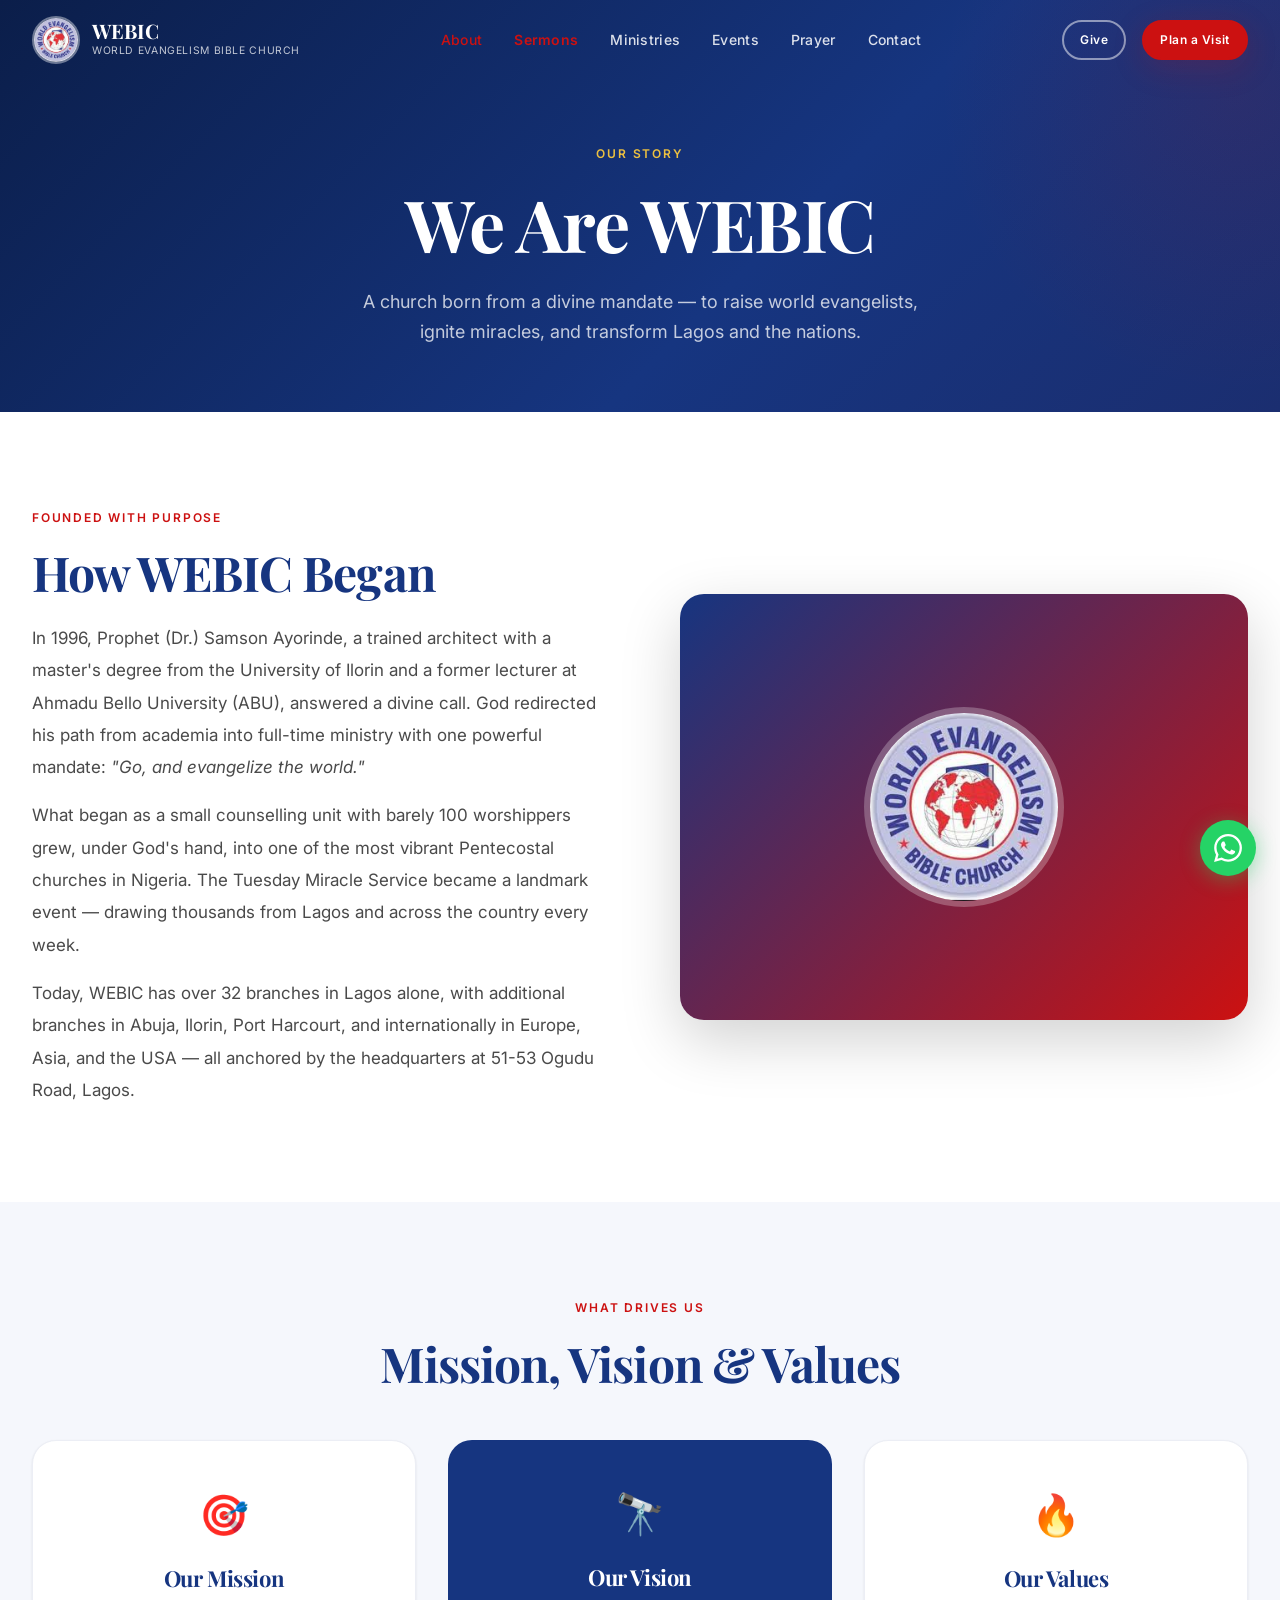
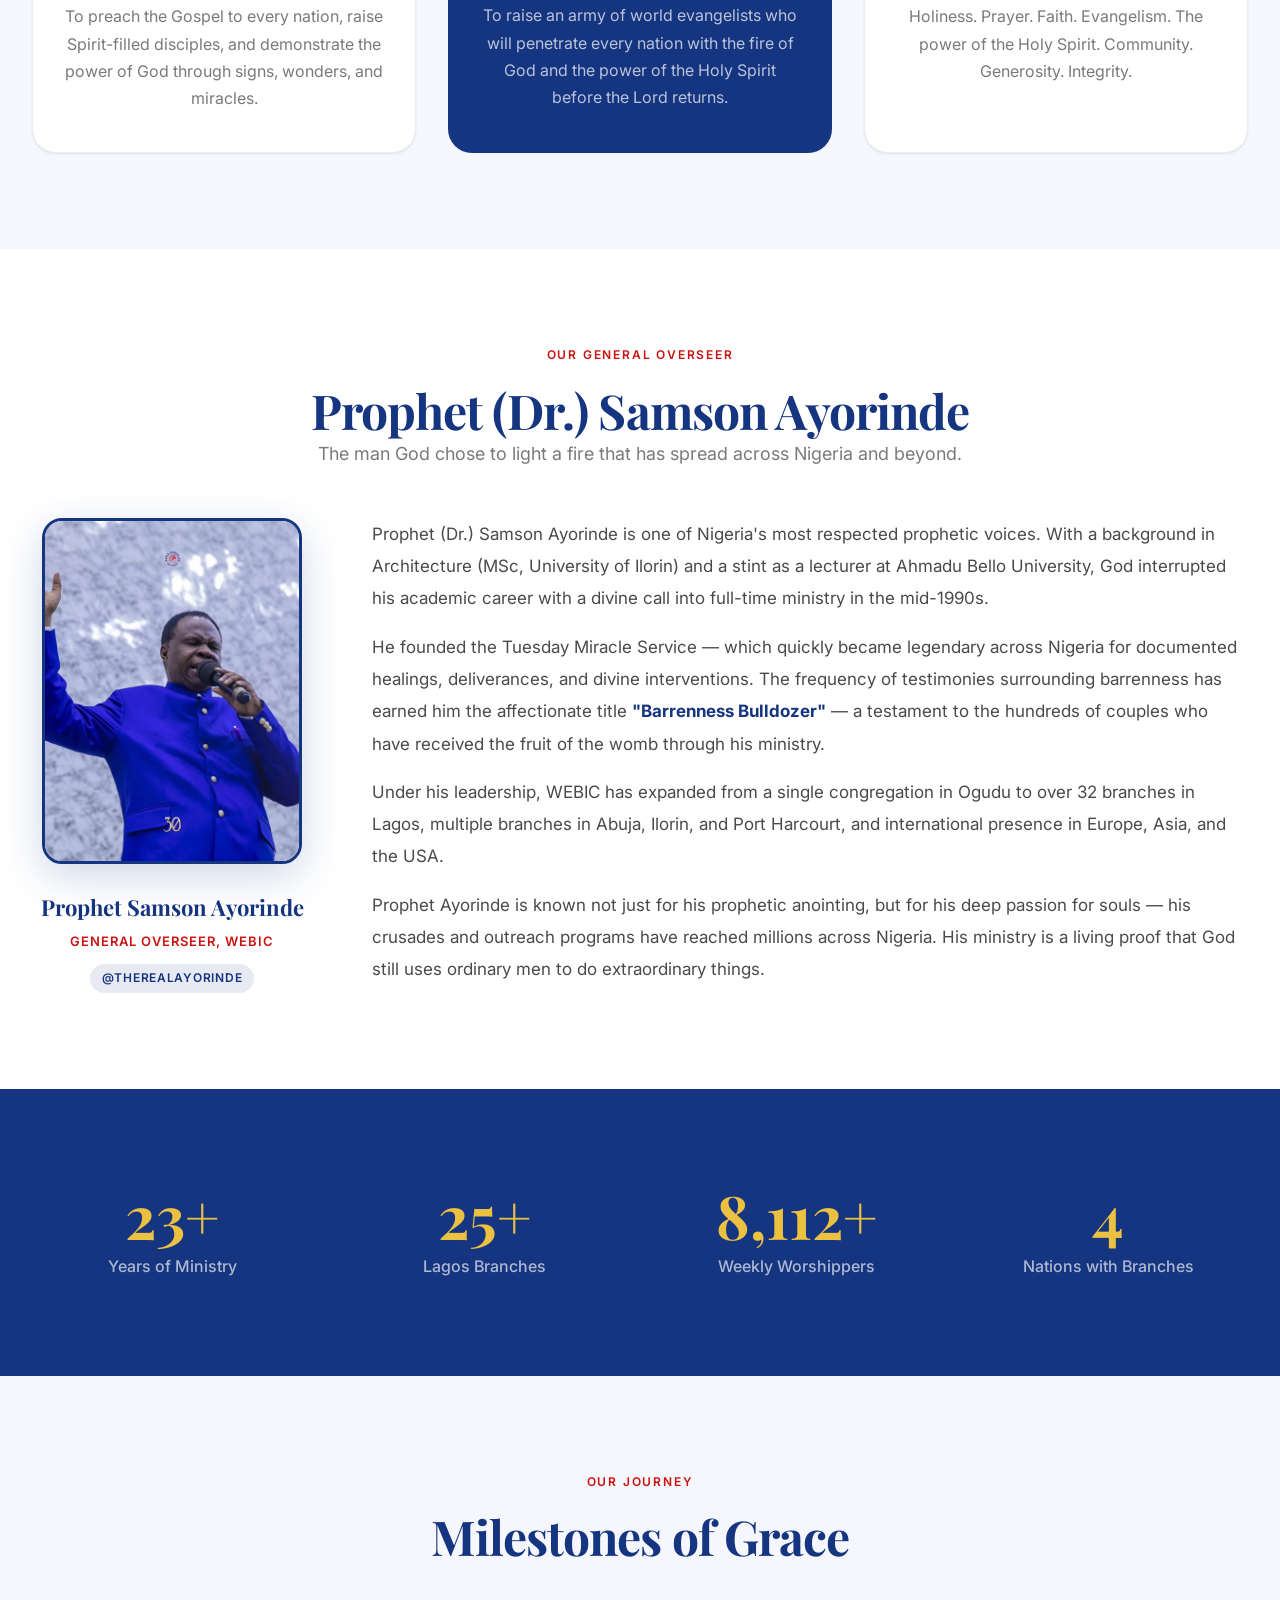
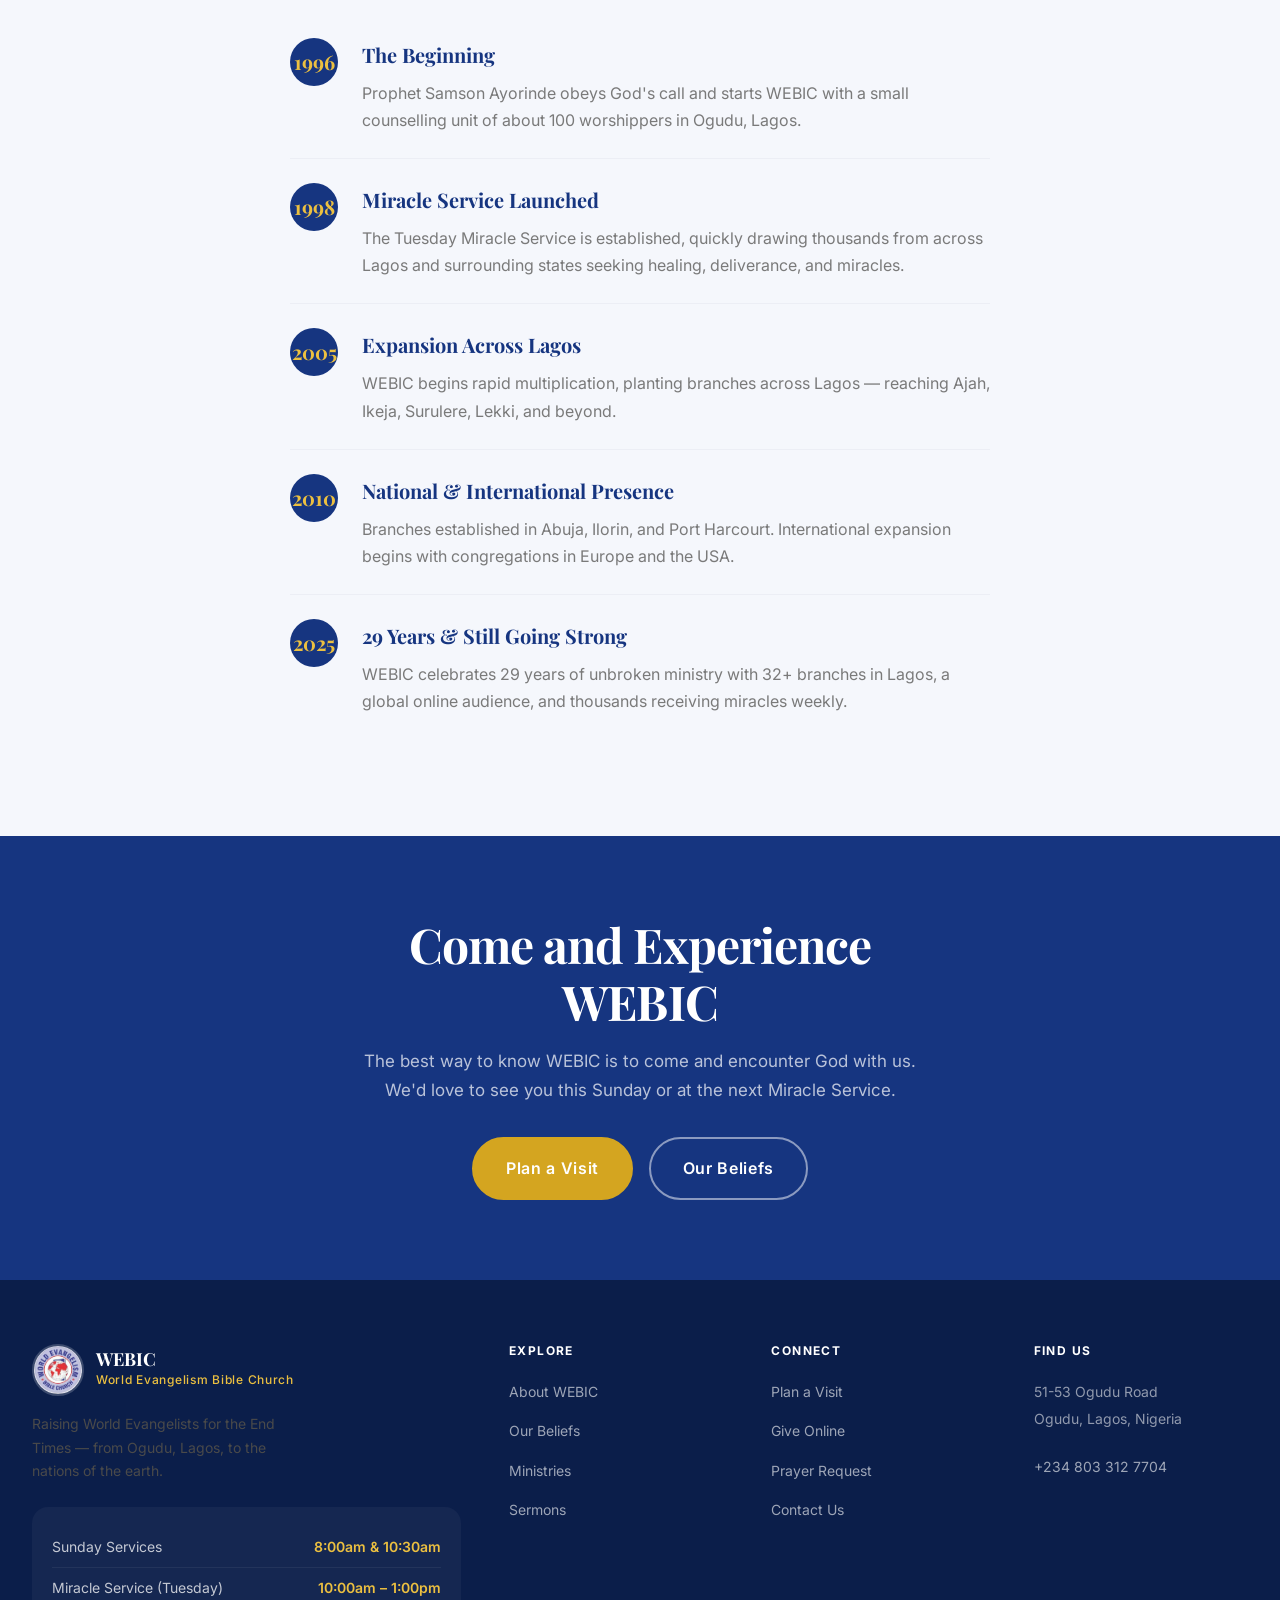
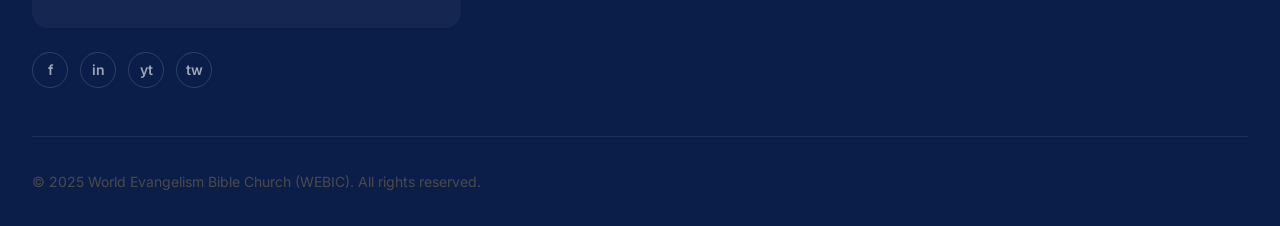
<file: about.html>
﻿<!DOCTYPE html>
<html lang="en">
<head>
  <meta charset="UTF-8" />
  <meta name="viewport" content="width=device-width, initial-scale=1.0" />
  <meta name="description" content="About World Evangelism Bible Church (WEBIC) Lagos — our story, our General Overseer Prophet Samson Ayorinde, and the vision that drives us." />
  <title>About Us — WEBIC Lagos</title>
  <link rel="icon" type="image/jpeg" href="images/logo.jpg" />
  <link rel="apple-touch-icon" href="images/logo.jpg" />
  <link rel="preconnect" href="https://fonts.googleapis.com" />
  <link rel="preconnect" href="https://fonts.gstatic.com" crossorigin />
  <link href="https://fonts.googleapis.com/css2?family=Playfair+Display:ital,wght@0,700;0,800;1,700&family=Inter:wght@400;500;600&display=swap" rel="stylesheet" />
  <link rel="stylesheet" href="css/style.css" />
</head>
<body>

  <nav class="nav" id="main-nav" style="background:transparent;" data-transparent="true">
    <div class="nav__inner">
      <a href="index.html" class="nav__logo">
        <img src="images/logo.jpg" alt="WEBIC Logo" class="nav__logo-img" />
        <div>
          <div class="nav__logo-text">WEBIC</div>
          <div class="nav__logo-sub">World Evangelism Bible Church</div>
        </div>
      </a>
      <ul class="nav__links">
        <li><a href="about.html" class="nav__link nav__link--active">About</a></li>
        <li><a href="sermons.html" class="nav__link nav__link--sermons">Sermons</a></li>
        <li><a href="ministries.html" class="nav__link">Ministries</a></li>
        <li><a href="events.html" class="nav__link">Events</a></li>
        <li><a href="find-help.html" class="nav__link">Prayer</a></li>
        <li><a href="contact.html" class="nav__link">Contact</a></li>
      </ul>
      <div class="nav__actions">
        <a href="give.html" class="btn btn--ghost btn--sm">Give</a>
        <a href="plan-visit.html" class="btn btn--primary btn--sm">Plan a Visit</a>
        <button class="nav__menu-btn" id="menu-btn"><span></span><span></span><span></span></button>
      </div>
    </div>
  </nav>
  <div class="mobile-nav" id="mobile-nav">
    <button class="mobile-nav__close" id="mobile-nav-close">✕</button>
    <ul class="mobile-nav__links">
      <li><a href="index.html" class="mobile-nav__link">Home</a></li>
      <li><a href="about.html" class="mobile-nav__link">About</a></li>
      <li><a href="sermons.html" class="mobile-nav__link mobile-nav__link--sermons">Sermons</a></li>
      <li><a href="ministries.html" class="mobile-nav__link">Ministries</a></li>
      <li><a href="events.html" class="mobile-nav__link">Events</a></li>
      <li><a href="find-help.html" class="mobile-nav__link">Prayer Support</a></li>
      <li><a href="plan-visit.html" class="mobile-nav__link">Plan a Visit</a></li>
      <li><a href="give.html" class="mobile-nav__link">Give</a></li>
      <li><a href="contact.html" class="mobile-nav__link">Contact</a></li>
    </ul>
  </div>

  <main>

    <div class="page-hero">
      <span class="page-hero__label">Our Story</span>
      <h1 class="page-hero__title">We Are WEBIC</h1>
      <p class="page-hero__subtitle">
        A church born from a divine mandate — to raise world evangelists, ignite miracles, and transform Lagos and the nations.
      </p>
    </div>

    <!-- Our Story -->
    <section class="section">
      <div class="container">
        <div style="display:grid; grid-template-columns:1fr 1fr; gap:80px; align-items:center;">
          <div class="reveal">
            <span class="section-header__label">Founded With Purpose</span>
            <h2 style="margin-bottom:20px;">How WEBIC Began</h2>
            <p style="font-size:17px; line-height:1.9; color:var(--color-text-soft); margin-bottom:16px;">
              In 1996, Prophet (Dr.) Samson Ayorinde, a trained architect with a master's degree from the University of Ilorin
              and a former lecturer at Ahmadu Bello University (ABU), answered a divine call. God redirected his path from
              academia into full-time ministry with one powerful mandate: <em>"Go, and evangelize the world."</em>
            </p>
            <p style="font-size:17px; line-height:1.9; color:var(--color-text-soft); margin-bottom:16px;">
              What began as a small counselling unit with barely 100 worshippers grew, under God's hand, into one of
              the most vibrant Pentecostal churches in Nigeria. The Tuesday Miracle Service became a landmark event
              — drawing thousands from Lagos and across the country every week.
            </p>
            <p style="font-size:17px; line-height:1.9; color:var(--color-text-soft);">
              Today, WEBIC has over 32 branches in Lagos alone, with additional branches in Abuja, Ilorin, Port Harcourt,
              and internationally in Europe, Asia, and the USA — all anchored by the headquarters at 51-53 Ogudu Road, Lagos.
            </p>
          </div>
          <div class="reveal" style="border-radius:24px; aspect-ratio:4/3; overflow:hidden; position:relative; box-shadow:0 20px 60px rgba(0,0,0,0.18); background:linear-gradient(135deg,#163580,#CC1111); display:flex; align-items:center; justify-content:center;">
            <img src="images/logo.jpg" alt="WEBIC" style="width:200px; height:200px; object-fit:contain; border-radius:50%; border:6px solid rgba(255,255,255,0.25);" />
          </div>
        </div>
      </div>
    </section>

    <!-- Mission / Vision / Values -->
    <section class="section section--warm">
      <div class="container">
        <div class="section-header section-header--center reveal">
          <span class="section-header__label">What Drives Us</span>
          <h2>Mission, Vision &amp; Values</h2>
        </div>
        <div class="grid grid-3 reveal" style="gap:32px;">
          <div style="text-align:center; padding:40px 32px; background:white; border-radius:var(--radius-xl); border:1px solid var(--color-border-light); box-shadow:var(--shadow-sm);">
            <div style="font-size:40px; margin-bottom:16px;">🎯</div>
            <h3 style="font-size:22px; margin-bottom:12px;">Our Mission</h3>
            <p style="color:var(--color-muted); line-height:1.7;">To preach the Gospel to every nation, raise Spirit-filled disciples, and demonstrate the power of God through signs, wonders, and miracles.</p>
          </div>
          <div style="text-align:center; padding:40px 32px; background:var(--color-primary); border-radius:var(--radius-xl);">
            <div style="font-size:40px; margin-bottom:16px;">🔭</div>
            <h3 style="font-size:22px; margin-bottom:12px; color:white;">Our Vision</h3>
            <p style="color:rgba(255,255,255,0.70); line-height:1.7;">To raise an army of world evangelists who will penetrate every nation with the fire of God and the power of the Holy Spirit before the Lord returns.</p>
          </div>
          <div style="text-align:center; padding:40px 32px; background:white; border-radius:var(--radius-xl); border:1px solid var(--color-border-light); box-shadow:var(--shadow-sm);">
            <div style="font-size:40px; margin-bottom:16px;">🔥</div>
            <h3 style="font-size:22px; margin-bottom:12px;">Our Values</h3>
            <p style="color:var(--color-muted); line-height:1.7;">Holiness. Prayer. Faith. Evangelism. The power of the Holy Spirit. Community. Generosity. Integrity.</p>
          </div>
        </div>
      </div>
    </section>

    <!-- General Overseer -->
    <section class="section">
      <div class="container">
        <div class="section-header section-header--center reveal">
          <span class="section-header__label">Our General Overseer</span>
          <h2>Prophet (Dr.) Samson Ayorinde</h2>
          <p class="section-header__desc">The man God chose to light a fire that has spread across Nigeria and beyond.</p>
        </div>
        <div class="pastor-grid reveal">
          <div style="text-align:center;">
            <div style="position:relative; display:inline-block; margin-bottom:16px;">
              <img src="images/pastor1.jpg" alt="Prophet Samson Ayorinde — General Overseer, WEBIC"
                style="width:100%; max-width:260px; border-radius:20px; border:3px solid var(--color-primary); box-shadow:0 12px 40px rgba(22,53,128,0.2); display:block; object-fit:cover; aspect-ratio:3/4;" />
            </div>
            <div style="font-family:'Playfair Display',serif; font-size:22px; font-weight:700; color:var(--color-primary); margin-bottom:4px;">Prophet Samson Ayorinde</div>
            <div style="font-size:13px; color:var(--color-accent); font-weight:600; letter-spacing:0.08em; text-transform:uppercase; margin-bottom:12px;">General Overseer, WEBIC</div>
            <div style="display:flex; gap:8px; justify-content:center; flex-wrap:wrap;">
              <a href="https://twitter.com/therealayorinde" target="_blank" class="badge badge--primary">@therealayorinde</a>
            </div>
          </div>
          <div>
            <p style="font-size:17px; line-height:1.9; color:var(--color-text-soft); margin-bottom:16px;">
              Prophet (Dr.) Samson Ayorinde is one of Nigeria's most respected prophetic voices. With a background in Architecture
              (MSc, University of Ilorin) and a stint as a lecturer at Ahmadu Bello University, God interrupted his academic career
              with a divine call into full-time ministry in the mid-1990s.
            </p>
            <p style="font-size:17px; line-height:1.9; color:var(--color-text-soft); margin-bottom:16px;">
              He founded the Tuesday Miracle Service — which quickly became legendary across Nigeria for documented healings,
              deliverances, and divine interventions. The frequency of testimonies surrounding barrenness has earned him the
              affectionate title <strong style="color:var(--color-primary);">"Barrenness Bulldozer"</strong> — a testament to the
              hundreds of couples who have received the fruit of the womb through his ministry.
            </p>
            <p style="font-size:17px; line-height:1.9; color:var(--color-text-soft); margin-bottom:16px;">
              Under his leadership, WEBIC has expanded from a single congregation in Ogudu to over 32 branches in Lagos,
              multiple branches in Abuja, Ilorin, and Port Harcourt, and international presence in Europe, Asia, and the USA.
            </p>
            <p style="font-size:17px; line-height:1.9; color:var(--color-text-soft);">
              Prophet Ayorinde is known not just for his prophetic anointing, but for his deep passion for souls — his crusades
              and outreach programs have reached millions across Nigeria. His ministry is a living proof that God still uses
              ordinary men to do extraordinary things.
            </p>
          </div>
        </div>
      </div>
    </section>

    <!-- Stats -->
    <section class="section" style="background:var(--color-primary); padding:64px 0;">
      <div class="container">
        <div class="grid grid-4 reveal">
          <div class="stat-card"><div class="stat-card__number" data-count="29" data-suffix="+">29+</div><div class="stat-card__label">Years of Ministry</div></div>
          <div class="stat-card"><div class="stat-card__number" data-count="32" data-suffix="+">32+</div><div class="stat-card__label">Lagos Branches</div></div>
          <div class="stat-card"><div class="stat-card__number" data-count="10000" data-suffix="+">10,000+</div><div class="stat-card__label">Weekly Worshippers</div></div>
          <div class="stat-card"><div class="stat-card__number" data-count="5" data-suffix="">5</div><div class="stat-card__label">Nations with Branches</div></div>
        </div>
      </div>
    </section>

    <!-- Church History Timeline -->
    <section class="section section--warm">
      <div class="container">
        <div class="section-header section-header--center reveal">
          <span class="section-header__label">Our Journey</span>
          <h2>Milestones of Grace</h2>
        </div>
        <div style="max-width:700px; margin:0 auto;" class="reveal">
          <div class="visit-steps">
            <div class="visit-step">
              <div class="visit-step__number">1996</div>
              <div class="visit-step__content">
                <div class="visit-step__title">The Beginning</div>
                <div class="visit-step__desc">Prophet Samson Ayorinde obeys God's call and starts WEBIC with a small counselling unit of about 100 worshippers in Ogudu, Lagos.</div>
              </div>
            </div>
            <div class="visit-step">
              <div class="visit-step__number">1998</div>
              <div class="visit-step__content">
                <div class="visit-step__title">Miracle Service Launched</div>
                <div class="visit-step__desc">The Tuesday Miracle Service is established, quickly drawing thousands from across Lagos and surrounding states seeking healing, deliverance, and miracles.</div>
              </div>
            </div>
            <div class="visit-step">
              <div class="visit-step__number">2005</div>
              <div class="visit-step__content">
                <div class="visit-step__title">Expansion Across Lagos</div>
                <div class="visit-step__desc">WEBIC begins rapid multiplication, planting branches across Lagos — reaching Ajah, Ikeja, Surulere, Lekki, and beyond.</div>
              </div>
            </div>
            <div class="visit-step">
              <div class="visit-step__number">2010</div>
              <div class="visit-step__content">
                <div class="visit-step__title">National & International Presence</div>
                <div class="visit-step__desc">Branches established in Abuja, Ilorin, and Port Harcourt. International expansion begins with congregations in Europe and the USA.</div>
              </div>
            </div>
            <div class="visit-step">
              <div class="visit-step__number">2025</div>
              <div class="visit-step__content">
                <div class="visit-step__title">29 Years & Still Going Strong</div>
                <div class="visit-step__desc">WEBIC celebrates 29 years of unbroken ministry with 32+ branches in Lagos, a global online audience, and thousands receiving miracles weekly.</div>
              </div>
            </div>
          </div>
        </div>
      </div>
    </section>

    <!-- CTA -->
    <section class="section" style="text-align:center; background:var(--color-primary); padding:80px 0;">
      <div class="container reveal">
        <div style="max-width:560px; margin:0 auto;">
          <h2 style="color:white; margin-bottom:16px;">Come and Experience WEBIC</h2>
          <p style="font-size:17px; color:rgba(255,255,255,0.70); line-height:1.7; margin-bottom:32px;">The best way to know WEBIC is to come and encounter God with us. We'd love to see you this Sunday or at the next Miracle Service.</p>
          <div style="display:flex; gap:16px; justify-content:center; flex-wrap:wrap;">
            <a href="plan-visit.html" class="btn btn--gold btn--lg">Plan a Visit</a>
            <a href="beliefs.html" class="btn btn--ghost btn--lg">Our Beliefs</a>
          </div>
        </div>
      </div>
    </section>

  </main>

  <footer class="footer">
    <div class="container">
      <div class="footer__grid">
        <div class="footer__brand">
          <a href="index.html" class="footer__logo">
            <img src="images/logo.jpg" alt="WEBIC" class="footer__logo-img" />
            <div><div class="footer__logo-name">WEBIC</div><div class="footer__logo-sub">World Evangelism Bible Church</div></div>
          </a>
          <p class="footer__tagline">Raising World Evangelists for the End Times — from Ogudu, Lagos, to the nations of the earth.</p>
          <div class="footer__service-times">
            <div class="footer__service-time"><span>Sunday Services</span><span>8:00am &amp; 10:30am</span></div>
            <div class="footer__service-time"><span>Miracle Service (Tuesday)</span><span>10:00am – 1:00pm</span></div>
          </div>
          <div class="footer__socials mt-6">
            <a href="https://www.facebook.com/webicworldwide/" class="footer__social" target="_blank" aria-label="Facebook">f</a>
            <a href="https://www.instagram.com/webicworldwide/" class="footer__social" target="_blank" aria-label="Instagram">in</a>
            <a href="https://www.youtube.com/@webicworldwide" class="footer__social" target="_blank" aria-label="YouTube">yt</a>
            <a href="https://twitter.com/therealayorinde" class="footer__social" target="_blank" aria-label="Twitter">tw</a>
          </div>
        </div>
        <div>
          <h4 class="footer__col-title">Explore</h4>
          <ul class="footer__links">
            <li><a href="about.html" class="footer__link">About WEBIC</a></li>
            <li><a href="beliefs.html" class="footer__link">Our Beliefs</a></li>
            <li><a href="ministries.html" class="footer__link">Ministries</a></li>
            <li><a href="sermons.html" class="footer__link">Sermons</a></li>
          </ul>
        </div>
        <div>
          <h4 class="footer__col-title">Connect</h4>
          <ul class="footer__links">
            <li><a href="plan-visit.html" class="footer__link">Plan a Visit</a></li>
            <li><a href="give.html" class="footer__link">Give Online</a></li>
            <li><a href="contact.html#prayer" class="footer__link">Prayer Request</a></li>
            <li><a href="contact.html" class="footer__link">Contact Us</a></li>
          </ul>
        </div>
        <div>
          <h4 class="footer__col-title">Find Us</h4>
          <ul class="footer__links">
            <li><span class="footer__link" style="cursor:default;color:rgba(255,255,255,0.55);">51-53 Ogudu Road<br>Ogudu, Lagos, Nigeria</span></li>
            <li style="margin-top:8px;"><a href="tel:+2348033127704" class="footer__link">+234 803 312 7704</a></li>
          </ul>
        </div>
      </div>
      <div class="footer__bottom">
        <p>© 2025 World Evangelism Bible Church (WEBIC). All rights reserved.</p>
      </div>
    </div>
  </footer>

  <a href="https://wa.me/2348033127704" class="whatsapp-float" target="_blank" rel="noopener" aria-label="WhatsApp">
    <svg viewBox="0 0 24 24"><path d="M17.472 14.382c-.297-.149-1.758-.867-2.03-.967-.273-.099-.471-.148-.67.15-.197.297-.767.966-.94 1.164-.173.199-.347.223-.644.075-.297-.15-1.255-.463-2.39-1.475-.883-.788-1.48-1.761-1.653-2.059-.173-.297-.018-.458.13-.606.134-.133.298-.347.446-.52.149-.174.198-.298.298-.497.099-.198.05-.371-.025-.52-.075-.149-.669-1.612-.916-2.207-.242-.579-.487-.5-.669-.51-.173-.008-.371-.01-.57-.01-.198 0-.52.074-.792.372-.272.297-1.04 1.016-1.04 2.479 0 1.462 1.065 2.875 1.213 3.074.149.198 2.096 3.2 5.077 4.487.709.306 1.262.489 1.694.625.712.227 1.36.195 1.871.118.571-.085 1.758-.719 2.006-1.413.248-.694.248-1.289.173-1.413-.074-.124-.272-.198-.57-.347m-5.421 7.403h-.004a9.87 9.87 0 01-5.031-1.378l-.361-.214-3.741.982.998-3.648-.235-.374a9.86 9.86 0 01-1.51-5.26c.001-5.45 4.436-9.884 9.888-9.884 2.64 0 5.122 1.03 6.988 2.898a9.825 9.825 0 012.893 6.994c-.003 5.45-4.437 9.884-9.885 9.884m8.413-18.297A11.815 11.815 0 0012.05 0C5.495 0 .16 5.335.157 11.892c0 2.096.547 4.142 1.588 5.945L.057 24l6.305-1.654a11.882 11.882 0 005.683 1.448h.005c6.554 0 11.89-5.335 11.893-11.893a11.821 11.821 0 00-3.48-8.413z" fill="white"/></svg>
  </a>
  <script src="js/main.js"></script>
</body>
</html>
</file>
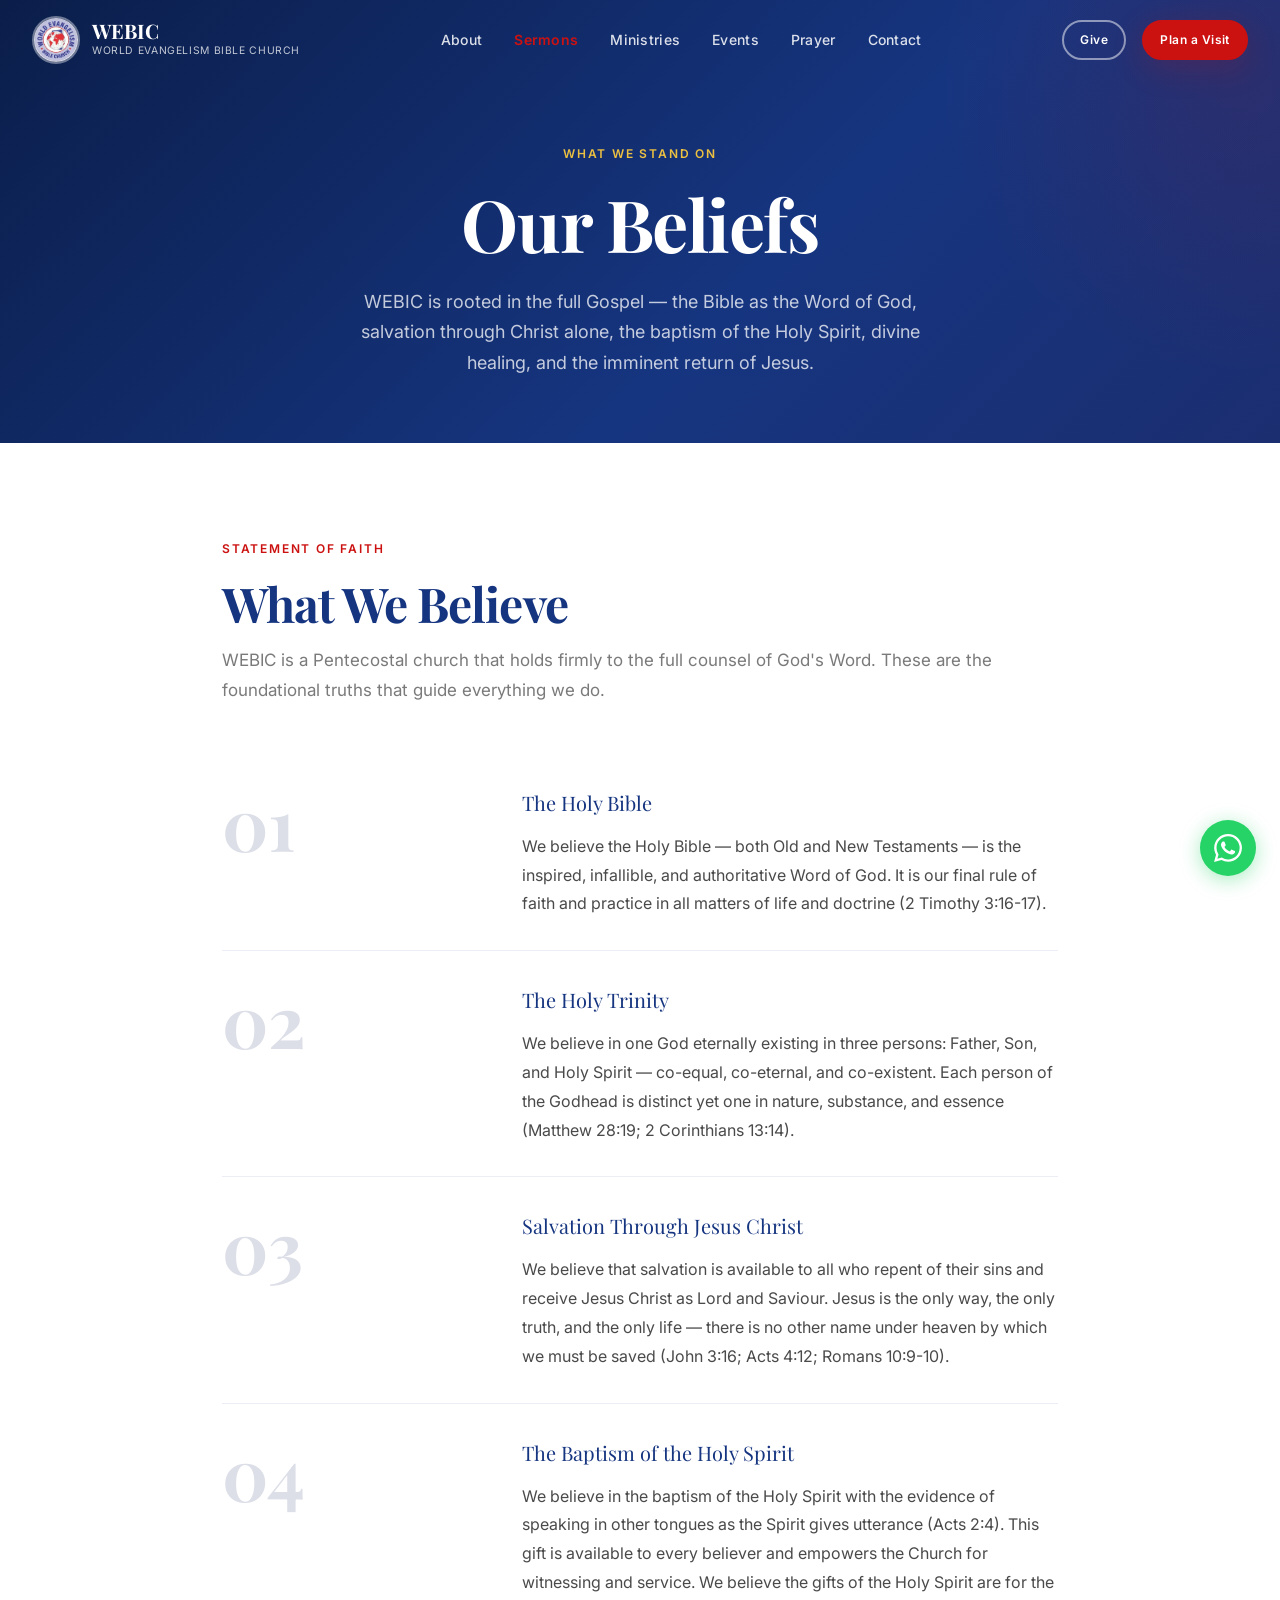
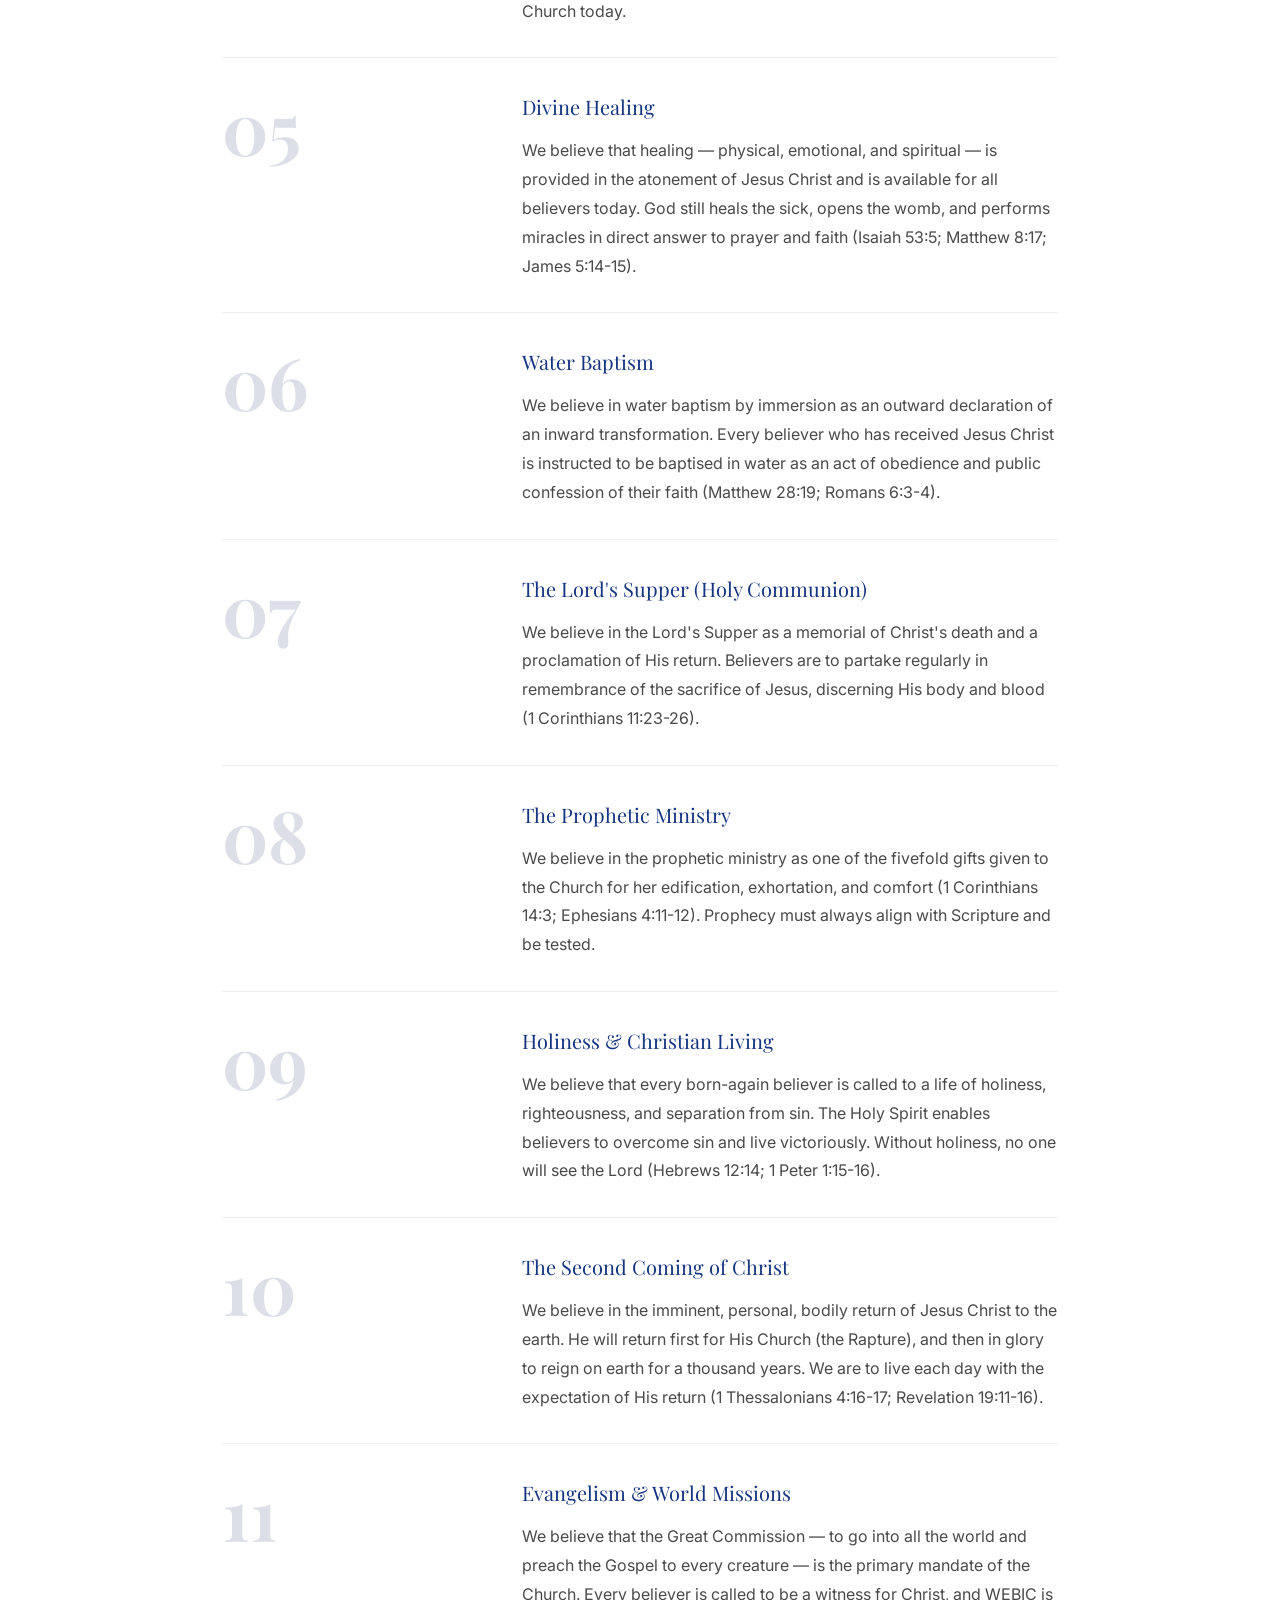
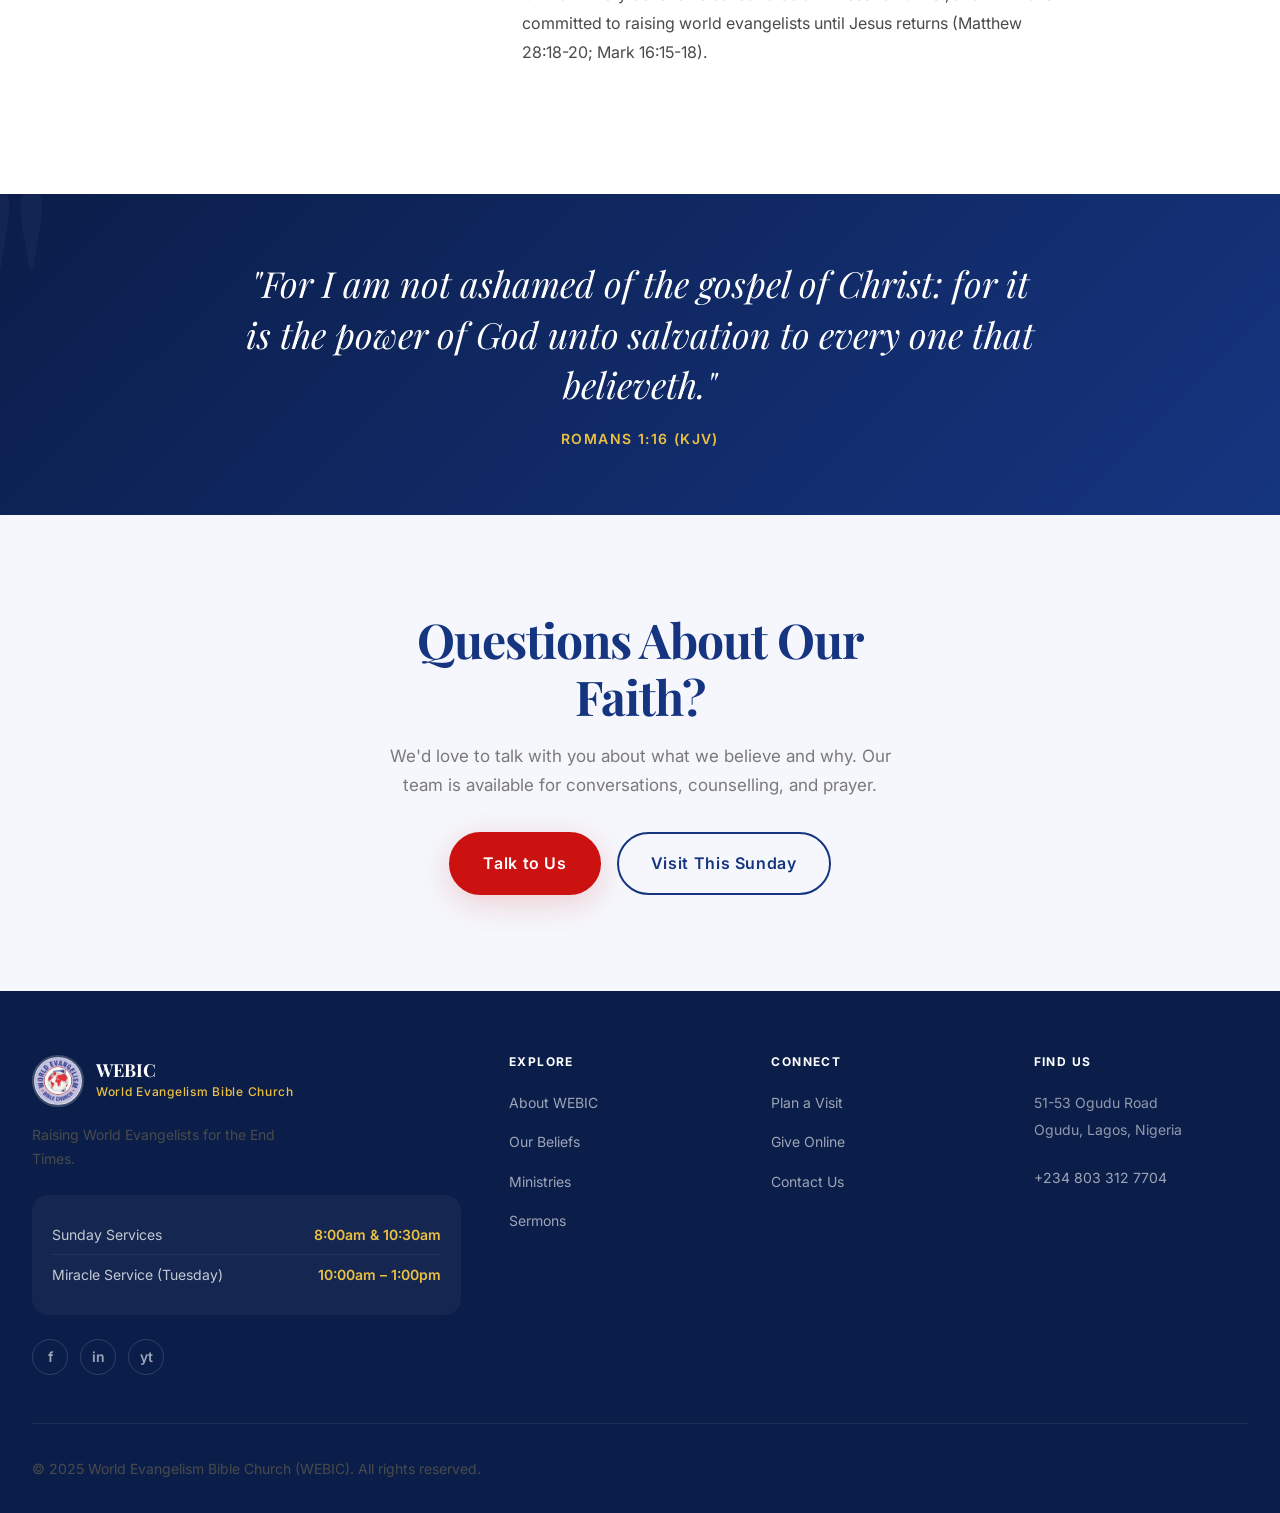
<file: beliefs.html>
﻿<!DOCTYPE html>
<html lang="en">
<head>
  <meta charset="UTF-8" />
  <meta name="viewport" content="width=device-width, initial-scale=1.0" />
  <meta name="description" content="What we believe at World Evangelism Bible Church (WEBIC) Lagos — our statement of faith, doctrine, and core values." />
  <title>Our Beliefs — WEBIC Lagos</title>
  <link rel="icon" type="image/jpeg" href="images/logo.jpg" />
  <link rel="apple-touch-icon" href="images/logo.jpg" />
  <link rel="preconnect" href="https://fonts.googleapis.com" />
  <link rel="preconnect" href="https://fonts.gstatic.com" crossorigin />
  <link href="https://fonts.googleapis.com/css2?family=Playfair+Display:ital,wght@0,700;0,800;1,700&family=Inter:wght@400;500;600&display=swap" rel="stylesheet" />
  <link rel="stylesheet" href="css/style.css" />
</head>
<body>

  <nav class="nav" id="main-nav" data-transparent="true" style="background:transparent;">
    <div class="nav__inner">
      <a href="index.html" class="nav__logo">
        <img src="images/logo.jpg" alt="WEBIC Logo" class="nav__logo-img" />
        <div><div class="nav__logo-text">WEBIC</div><div class="nav__logo-sub">World Evangelism Bible Church</div></div>
      </a>
      <ul class="nav__links">
        <li><a href="about.html" class="nav__link">About</a></li>
        <li><a href="sermons.html" class="nav__link nav__link--sermons">Sermons</a></li>
        <li><a href="ministries.html" class="nav__link">Ministries</a></li>
        <li><a href="events.html" class="nav__link">Events</a></li>
        <li><a href="find-help.html" class="nav__link">Prayer</a></li>
        <li><a href="contact.html" class="nav__link">Contact</a></li>
      </ul>
      <div class="nav__actions">
        <a href="give.html" class="btn btn--ghost btn--sm">Give</a>
        <a href="plan-visit.html" class="btn btn--primary btn--sm">Plan a Visit</a>
        <button class="nav__menu-btn" id="menu-btn"><span></span><span></span><span></span></button>
      </div>
    </div>
  </nav>
  <div class="mobile-nav" id="mobile-nav">
    <button class="mobile-nav__close" id="mobile-nav-close">✕</button>
    <ul class="mobile-nav__links">
      <li><a href="index.html" class="mobile-nav__link">Home</a></li>
      <li><a href="about.html" class="mobile-nav__link">About</a></li>
      <li><a href="sermons.html" class="mobile-nav__link mobile-nav__link--sermons">Sermons</a></li>
      <li><a href="ministries.html" class="mobile-nav__link">Ministries</a></li>
      <li><a href="events.html" class="mobile-nav__link">Events</a></li>
      <li><a href="find-help.html" class="mobile-nav__link">Prayer Support</a></li>
      <li><a href="plan-visit.html" class="mobile-nav__link">Plan a Visit</a></li>
      <li><a href="give.html" class="mobile-nav__link">Give</a></li>
      <li><a href="contact.html" class="mobile-nav__link">Contact</a></li>
    </ul>
  </div>

  <main>

    <div class="page-hero">
      <span class="page-hero__label">What We Stand On</span>
      <h1 class="page-hero__title">Our Beliefs</h1>
      <p class="page-hero__subtitle">WEBIC is rooted in the full Gospel — the Bible as the Word of God, salvation through Christ alone, the baptism of the Holy Spirit, divine healing, and the imminent return of Jesus.</p>
    </div>

    <!-- Core Beliefs -->
    <section class="section">
      <div class="container container--narrow">

        <div class="section-header reveal">
          <span class="section-header__label">Statement of Faith</span>
          <h2>What We Believe</h2>
          <p style="font-size:17px; color:var(--color-muted); line-height:1.8; margin-top:12px;">
            WEBIC is a Pentecostal church that holds firmly to the full counsel of God's Word. These are the foundational truths that guide everything we do.
          </p>
        </div>

        <div class="reveal">

          <div class="belief-item">
            <div class="belief-item__number">01</div>
            <div>
              <div class="belief-item__title">The Holy Bible</div>
              <div class="belief-item__desc">We believe the Holy Bible — both Old and New Testaments — is the inspired, infallible, and authoritative Word of God. It is our final rule of faith and practice in all matters of life and doctrine (2 Timothy 3:16-17).</div>
            </div>
          </div>

          <div class="belief-item">
            <div class="belief-item__number">02</div>
            <div>
              <div class="belief-item__title">The Holy Trinity</div>
              <div class="belief-item__desc">We believe in one God eternally existing in three persons: Father, Son, and Holy Spirit — co-equal, co-eternal, and co-existent. Each person of the Godhead is distinct yet one in nature, substance, and essence (Matthew 28:19; 2 Corinthians 13:14).</div>
            </div>
          </div>

          <div class="belief-item">
            <div class="belief-item__number">03</div>
            <div>
              <div class="belief-item__title">Salvation Through Jesus Christ</div>
              <div class="belief-item__desc">We believe that salvation is available to all who repent of their sins and receive Jesus Christ as Lord and Saviour. Jesus is the only way, the only truth, and the only life — there is no other name under heaven by which we must be saved (John 3:16; Acts 4:12; Romans 10:9-10).</div>
            </div>
          </div>

          <div class="belief-item">
            <div class="belief-item__number">04</div>
            <div>
              <div class="belief-item__title">The Baptism of the Holy Spirit</div>
              <div class="belief-item__desc">We believe in the baptism of the Holy Spirit with the evidence of speaking in other tongues as the Spirit gives utterance (Acts 2:4). This gift is available to every believer and empowers the Church for witnessing and service. We believe the gifts of the Holy Spirit are for the Church today.</div>
            </div>
          </div>

          <div class="belief-item">
            <div class="belief-item__number">05</div>
            <div>
              <div class="belief-item__title">Divine Healing</div>
              <div class="belief-item__desc">We believe that healing — physical, emotional, and spiritual — is provided in the atonement of Jesus Christ and is available for all believers today. God still heals the sick, opens the womb, and performs miracles in direct answer to prayer and faith (Isaiah 53:5; Matthew 8:17; James 5:14-15).</div>
            </div>
          </div>

          <div class="belief-item">
            <div class="belief-item__number">06</div>
            <div>
              <div class="belief-item__title">Water Baptism</div>
              <div class="belief-item__desc">We believe in water baptism by immersion as an outward declaration of an inward transformation. Every believer who has received Jesus Christ is instructed to be baptised in water as an act of obedience and public confession of their faith (Matthew 28:19; Romans 6:3-4).</div>
            </div>
          </div>

          <div class="belief-item">
            <div class="belief-item__number">07</div>
            <div>
              <div class="belief-item__title">The Lord's Supper (Holy Communion)</div>
              <div class="belief-item__desc">We believe in the Lord's Supper as a memorial of Christ's death and a proclamation of His return. Believers are to partake regularly in remembrance of the sacrifice of Jesus, discerning His body and blood (1 Corinthians 11:23-26).</div>
            </div>
          </div>

          <div class="belief-item">
            <div class="belief-item__number">08</div>
            <div>
              <div class="belief-item__title">The Prophetic Ministry</div>
              <div class="belief-item__desc">We believe in the prophetic ministry as one of the fivefold gifts given to the Church for her edification, exhortation, and comfort (1 Corinthians 14:3; Ephesians 4:11-12). Prophecy must always align with Scripture and be tested.</div>
            </div>
          </div>

          <div class="belief-item">
            <div class="belief-item__number">09</div>
            <div>
              <div class="belief-item__title">Holiness &amp; Christian Living</div>
              <div class="belief-item__desc">We believe that every born-again believer is called to a life of holiness, righteousness, and separation from sin. The Holy Spirit enables believers to overcome sin and live victoriously. Without holiness, no one will see the Lord (Hebrews 12:14; 1 Peter 1:15-16).</div>
            </div>
          </div>

          <div class="belief-item">
            <div class="belief-item__number">10</div>
            <div>
              <div class="belief-item__title">The Second Coming of Christ</div>
              <div class="belief-item__desc">We believe in the imminent, personal, bodily return of Jesus Christ to the earth. He will return first for His Church (the Rapture), and then in glory to reign on earth for a thousand years. We are to live each day with the expectation of His return (1 Thessalonians 4:16-17; Revelation 19:11-16).</div>
            </div>
          </div>

          <div class="belief-item">
            <div class="belief-item__number">11</div>
            <div>
              <div class="belief-item__title">Evangelism &amp; World Missions</div>
              <div class="belief-item__desc">We believe that the Great Commission — to go into all the world and preach the Gospel to every creature — is the primary mandate of the Church. Every believer is called to be a witness for Christ, and WEBIC is committed to raising world evangelists until Jesus returns (Matthew 28:18-20; Mark 16:15-18).</div>
            </div>
          </div>

        </div>
      </div>
    </section>

    <!-- Scripture Banner -->
    <div class="scripture-banner">
      <p class="scripture-banner__text">"For I am not ashamed of the gospel of Christ: for it is the power of God unto salvation to every one that believeth."</p>
      <p class="scripture-banner__ref">Romans 1:16 (KJV)</p>
    </div>

    <!-- CTA -->
    <section class="section section--warm" style="text-align:center;">
      <div class="container reveal">
        <div style="max-width:540px; margin:0 auto;">
          <h2 style="margin-bottom:16px;">Questions About Our Faith?</h2>
          <p style="font-size:17px; color:var(--color-muted); line-height:1.7; margin-bottom:32px;">We'd love to talk with you about what we believe and why. Our team is available for conversations, counselling, and prayer.</p>
          <div style="display:flex; gap:16px; justify-content:center; flex-wrap:wrap;">
            <a href="contact.html" class="btn btn--primary btn--lg">Talk to Us</a>
            <a href="plan-visit.html" class="btn btn--secondary btn--lg">Visit This Sunday</a>
          </div>
        </div>
      </div>
    </section>

  </main>

  <footer class="footer">
    <div class="container">
      <div class="footer__grid">
        <div class="footer__brand">
          <a href="index.html" class="footer__logo">
            <img src="images/logo.jpg" alt="WEBIC" class="footer__logo-img" />
            <div><div class="footer__logo-name">WEBIC</div><div class="footer__logo-sub">World Evangelism Bible Church</div></div>
          </a>
          <p class="footer__tagline">Raising World Evangelists for the End Times.</p>
          <div class="footer__service-times">
            <div class="footer__service-time"><span>Sunday Services</span><span>8:00am &amp; 10:30am</span></div>
            <div class="footer__service-time"><span>Miracle Service (Tuesday)</span><span>10:00am – 1:00pm</span></div>
          </div>
          <div class="footer__socials mt-6">
            <a href="https://www.facebook.com/webicworldwide/" class="footer__social" target="_blank">f</a>
            <a href="https://www.instagram.com/webicworldwide/" class="footer__social" target="_blank">in</a>
            <a href="https://www.youtube.com/@webicworldwide" class="footer__social" target="_blank">yt</a>
          </div>
        </div>
        <div><h4 class="footer__col-title">Explore</h4><ul class="footer__links"><li><a href="about.html" class="footer__link">About WEBIC</a></li><li><a href="beliefs.html" class="footer__link">Our Beliefs</a></li><li><a href="ministries.html" class="footer__link">Ministries</a></li><li><a href="sermons.html" class="footer__link">Sermons</a></li></ul></div>
        <div><h4 class="footer__col-title">Connect</h4><ul class="footer__links"><li><a href="plan-visit.html" class="footer__link">Plan a Visit</a></li><li><a href="give.html" class="footer__link">Give Online</a></li><li><a href="contact.html" class="footer__link">Contact Us</a></li></ul></div>
        <div><h4 class="footer__col-title">Find Us</h4><ul class="footer__links"><li><span class="footer__link" style="cursor:default;color:rgba(255,255,255,0.55);">51-53 Ogudu Road<br>Ogudu, Lagos, Nigeria</span></li><li style="margin-top:8px;"><a href="tel:+2348033127704" class="footer__link">+234 803 312 7704</a></li></ul></div>
      </div>
      <div class="footer__bottom"><p>© 2025 World Evangelism Bible Church (WEBIC). All rights reserved.</p></div>
    </div>
  </footer>

  <a href="https://wa.me/2348033127704" class="whatsapp-float" target="_blank" rel="noopener" aria-label="WhatsApp">
    <svg viewBox="0 0 24 24"><path d="M17.472 14.382c-.297-.149-1.758-.867-2.03-.967-.273-.099-.471-.148-.67.15-.197.297-.767.966-.94 1.164-.173.199-.347.223-.644.075-.297-.15-1.255-.463-2.39-1.475-.883-.788-1.48-1.761-1.653-2.059-.173-.297-.018-.458.13-.606.134-.133.298-.347.446-.52.149-.174.198-.298.298-.497.099-.198.05-.371-.025-.52-.075-.149-.669-1.612-.916-2.207-.242-.579-.487-.5-.669-.51-.173-.008-.371-.01-.57-.01-.198 0-.52.074-.792.372-.272.297-1.04 1.016-1.04 2.479 0 1.462 1.065 2.875 1.213 3.074.149.198 2.096 3.2 5.077 4.487.709.306 1.262.489 1.694.625.712.227 1.36.195 1.871.118.571-.085 1.758-.719 2.006-1.413.248-.694.248-1.289.173-1.413-.074-.124-.272-.198-.57-.347m-5.421 7.403h-.004a9.87 9.87 0 01-5.031-1.378l-.361-.214-3.741.982.998-3.648-.235-.374a9.86 9.86 0 01-1.51-5.26c.001-5.45 4.436-9.884 9.888-9.884 2.64 0 5.122 1.03 6.988 2.898a9.825 9.825 0 012.893 6.994c-.003 5.45-4.437 9.884-9.885 9.884m8.413-18.297A11.815 11.815 0 0012.05 0C5.495 0 .16 5.335.157 11.892c0 2.096.547 4.142 1.588 5.945L.057 24l6.305-1.654a11.882 11.882 0 005.683 1.448h.005c6.554 0 11.89-5.335 11.893-11.893a11.821 11.821 0 00-3.48-8.413z" fill="white"/></svg>
  </a>
  <script src="js/main.js"></script>
</body>
</html>
</file>
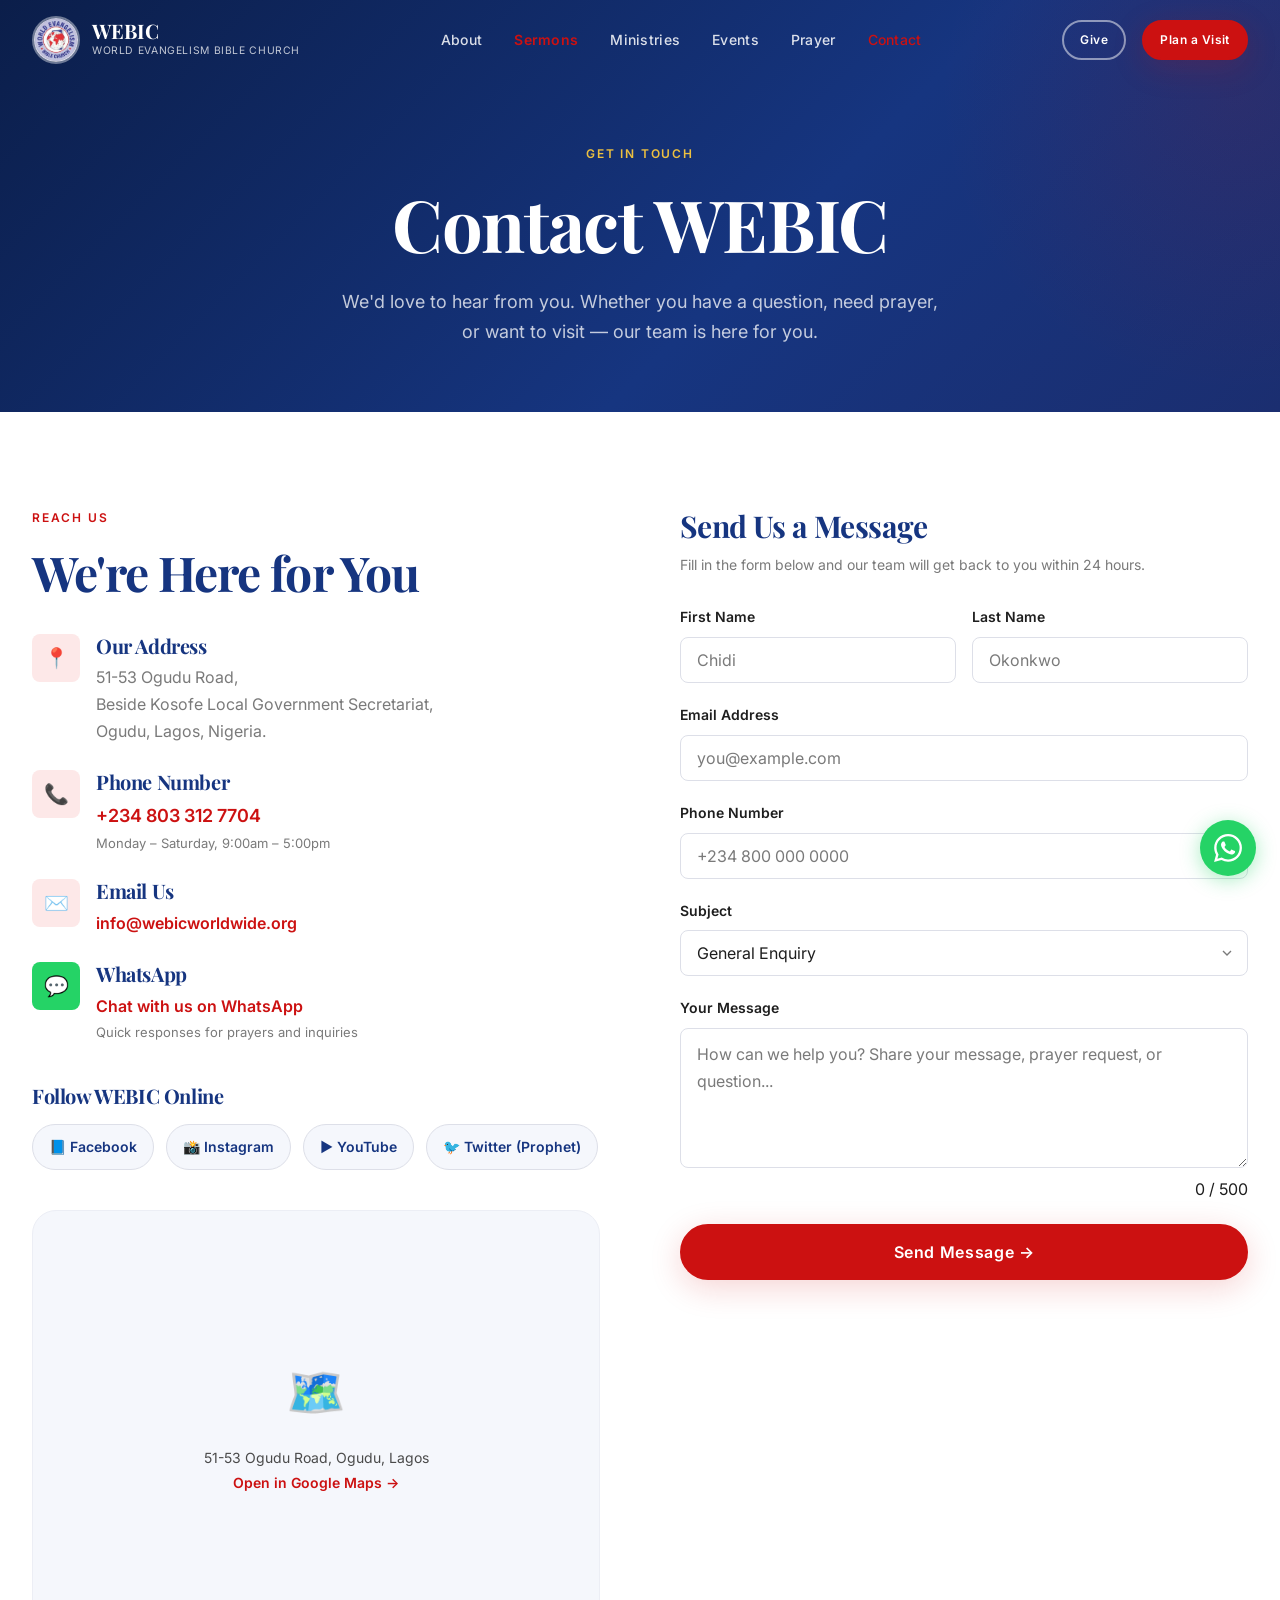
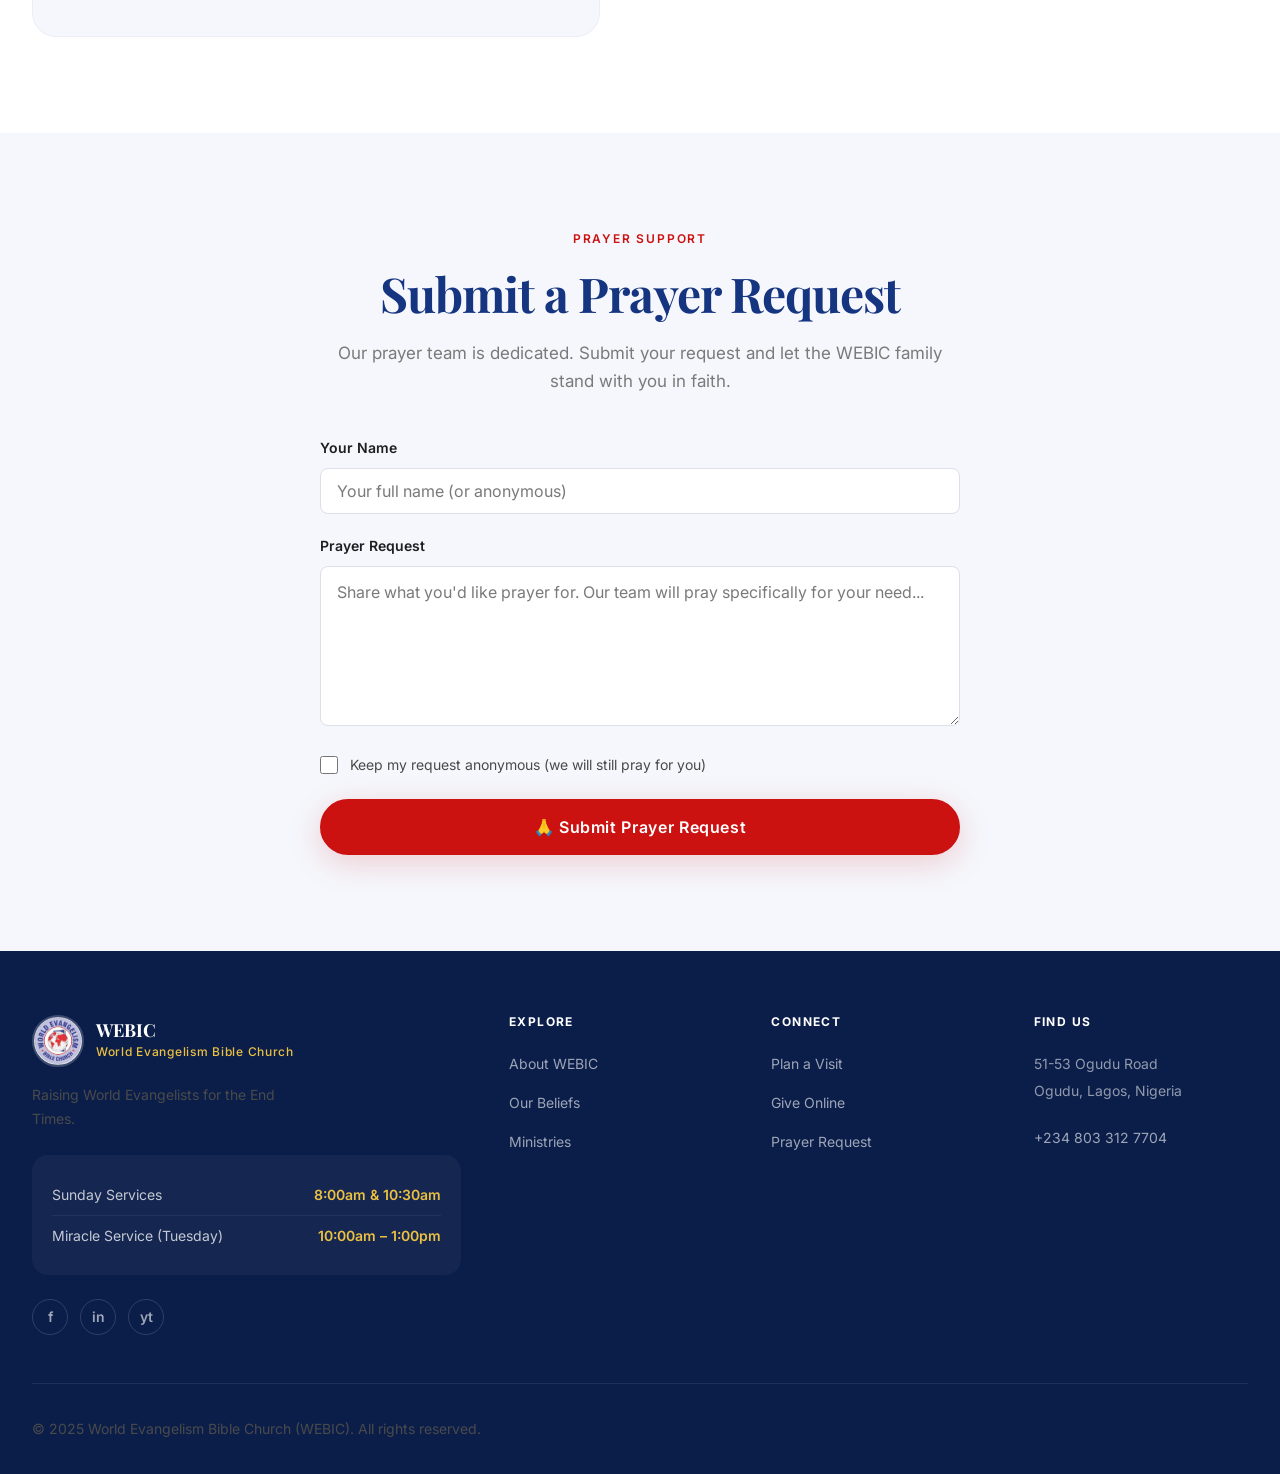
<file: contact.html>
﻿<!DOCTYPE html>
<html lang="en">
<head>
  <meta charset="UTF-8" />
  <meta name="viewport" content="width=device-width, initial-scale=1.0" />
  <meta name="description" content="Contact World Evangelism Bible Church (WEBIC) Lagos — reach us by phone, email, or visit us at 51-53 Ogudu Road, Lagos." />
  <title>Contact Us — WEBIC Lagos</title>
  <link rel="icon" type="image/jpeg" href="images/logo.jpg" />
  <link rel="apple-touch-icon" href="images/logo.jpg" />
  <link rel="preconnect" href="https://fonts.googleapis.com" />
  <link rel="preconnect" href="https://fonts.gstatic.com" crossorigin />
  <link href="https://fonts.googleapis.com/css2?family=Playfair+Display:ital,wght@0,700;0,800;1,700&family=Inter:wght@400;500;600&display=swap" rel="stylesheet" />
  <link rel="stylesheet" href="css/style.css" />
</head>
<body>

  <nav class="nav" id="main-nav" data-transparent="true" style="background:transparent;">
    <div class="nav__inner">
      <a href="index.html" class="nav__logo">
        <img src="images/logo.jpg" alt="WEBIC Logo" class="nav__logo-img" />
        <div><div class="nav__logo-text">WEBIC</div><div class="nav__logo-sub">World Evangelism Bible Church</div></div>
      </a>
      <ul class="nav__links">
        <li><a href="about.html" class="nav__link">About</a></li>
        <li><a href="sermons.html" class="nav__link nav__link--sermons">Sermons</a></li>
        <li><a href="ministries.html" class="nav__link">Ministries</a></li>
        <li><a href="events.html" class="nav__link">Events</a></li>
        <li><a href="find-help.html" class="nav__link">Prayer</a></li>
        <li><a href="contact.html" class="nav__link nav__link--active">Contact</a></li>
      </ul>
      <div class="nav__actions">
        <a href="give.html" class="btn btn--ghost btn--sm">Give</a>
        <a href="plan-visit.html" class="btn btn--primary btn--sm">Plan a Visit</a>
        <button class="nav__menu-btn" id="menu-btn"><span></span><span></span><span></span></button>
      </div>
    </div>
  </nav>
  <div class="mobile-nav" id="mobile-nav">
    <button class="mobile-nav__close" id="mobile-nav-close">✕</button>
    <ul class="mobile-nav__links">
      <li><a href="index.html" class="mobile-nav__link">Home</a></li>
      <li><a href="about.html" class="mobile-nav__link">About</a></li>
      <li><a href="sermons.html" class="mobile-nav__link mobile-nav__link--sermons">Sermons</a></li>
      <li><a href="ministries.html" class="mobile-nav__link">Ministries</a></li>
      <li><a href="events.html" class="mobile-nav__link">Events</a></li>
      <li><a href="find-help.html" class="mobile-nav__link">Prayer Support</a></li>
      <li><a href="plan-visit.html" class="mobile-nav__link">Plan a Visit</a></li>
      <li><a href="give.html" class="mobile-nav__link">Give</a></li>
      <li><a href="contact.html" class="mobile-nav__link">Contact</a></li>
    </ul>
  </div>

  <main>

    <div class="page-hero">
      <span class="page-hero__label">Get in Touch</span>
      <h1 class="page-hero__title">Contact WEBIC</h1>
      <p class="page-hero__subtitle">We'd love to hear from you. Whether you have a question, need prayer, or want to visit — our team is here for you.</p>
    </div>

    <!-- Contact Info + Form -->
    <section class="section">
      <div class="container">
        <div style="display:grid; grid-template-columns:1fr 1fr; gap:80px; align-items:start;" class="reveal">

          <!-- Contact Details -->
          <div>
            <span class="section-header__label">Reach Us</span>
            <h2 style="margin-bottom:32px;">We're Here for You</h2>

            <div style="display:flex; flex-direction:column; gap:24px;">

              <div style="display:flex; gap:16px; align-items:flex-start;">
                <div style="width:48px;height:48px;background:var(--color-accent-subtle);border-radius:var(--radius-md);display:flex;align-items:center;justify-content:center;font-size:20px;flex-shrink:0;">📍</div>
                <div>
                  <h4 style="margin-bottom:6px;">Our Address</h4>
                  <p style="color:var(--color-muted); line-height:1.7;">51-53 Ogudu Road,<br>Beside Kosofe Local Government Secretariat,<br>Ogudu, Lagos, Nigeria.</p>
                </div>
              </div>

              <div style="display:flex; gap:16px; align-items:flex-start;">
                <div style="width:48px;height:48px;background:var(--color-accent-subtle);border-radius:var(--radius-md);display:flex;align-items:center;justify-content:center;font-size:20px;flex-shrink:0;">📞</div>
                <div>
                  <h4 style="margin-bottom:6px;">Phone Number</h4>
                  <p><a href="tel:+2348033127704" style="color:var(--color-accent); font-weight:600; font-size:18px;">+234 803 312 7704</a></p>
                  <p style="font-size:13px; color:var(--color-muted);">Monday – Saturday, 9:00am – 5:00pm</p>
                </div>
              </div>

              <div style="display:flex; gap:16px; align-items:flex-start;">
                <div style="width:48px;height:48px;background:var(--color-accent-subtle);border-radius:var(--radius-md);display:flex;align-items:center;justify-content:center;font-size:20px;flex-shrink:0;">✉️</div>
                <div>
                  <h4 style="margin-bottom:6px;">Email Us</h4>
                  <p><a href="mailto:info@webicworldwide.org" style="color:var(--color-accent); font-weight:600;">info@webicworldwide.org</a></p>
                </div>
              </div>

              <div style="display:flex; gap:16px; align-items:flex-start;">
                <div style="width:48px;height:48px;background:#25D366;border-radius:var(--radius-md);display:flex;align-items:center;justify-content:center;font-size:20px;flex-shrink:0;">💬</div>
                <div>
                  <h4 style="margin-bottom:6px;">WhatsApp</h4>
                  <p><a href="https://wa.me/2348033127704" target="_blank" style="color:var(--color-accent); font-weight:600;">Chat with us on WhatsApp</a></p>
                  <p style="font-size:13px; color:var(--color-muted);">Quick responses for prayers and inquiries</p>
                </div>
              </div>

            </div>

            <!-- Social Media -->
            <div style="margin-top:40px;">
              <h4 style="margin-bottom:16px;">Follow WEBIC Online</h4>
              <div style="display:flex; gap:12px; flex-wrap:wrap;">
                <a href="https://www.facebook.com/webicworldwide/" target="_blank" style="display:flex;align-items:center;gap:8px;padding:10px 16px;background:var(--color-warm);border-radius:var(--radius-full);font-size:14px;font-weight:600;color:var(--color-primary);border:1px solid var(--color-border);">
                  📘 Facebook
                </a>
                <a href="https://www.instagram.com/webicworldwide/" target="_blank" style="display:flex;align-items:center;gap:8px;padding:10px 16px;background:var(--color-warm);border-radius:var(--radius-full);font-size:14px;font-weight:600;color:var(--color-primary);border:1px solid var(--color-border);">
                  📸 Instagram
                </a>
                <a href="https://www.youtube.com/@webicworldwide" target="_blank" style="display:flex;align-items:center;gap:8px;padding:10px 16px;background:var(--color-warm);border-radius:var(--radius-full);font-size:14px;font-weight:600;color:var(--color-primary);border:1px solid var(--color-border);">
                  ▶️ YouTube
                </a>
                <a href="https://twitter.com/therealayorinde" target="_blank" style="display:flex;align-items:center;gap:8px;padding:10px 16px;background:var(--color-warm);border-radius:var(--radius-full);font-size:14px;font-weight:600;color:var(--color-primary);border:1px solid var(--color-border);">
                  🐦 Twitter (Prophet)
                </a>
              </div>
            </div>

            <!-- Map placeholder -->
            <div style="margin-top:40px; background:var(--color-warm); border-radius:var(--radius-xl); overflow:hidden; border:1px solid var(--color-border-light);">
              <div style="aspect-ratio:4/3; display:flex; align-items:center; justify-content:center; flex-direction:column; gap:12px; color:var(--color-muted);">
                <div style="font-size:48px;">🗺️</div>
                <p style="font-size:14px; text-align:center; padding:0 24px;">51-53 Ogudu Road, Ogudu, Lagos<br><a href="https://maps.google.com/?q=51+Ogudu+Road+Lagos" target="_blank" style="color:var(--color-accent); font-weight:600;">Open in Google Maps →</a></p>
              </div>
            </div>
          </div>

          <!-- Contact Form -->
          <div>
            <h3 style="margin-bottom:8px;">Send Us a Message</h3>
            <p style="font-size:14px; color:var(--color-muted); margin-bottom:28px;">Fill in the form below and our team will get back to you within 24 hours.</p>
            <form id="contact-form">
              <div class="form-row">
                <div class="form-group">
                  <label class="form-label">First Name</label>
                  <input type="text" class="form-input" placeholder="Chidi" required />
                </div>
                <div class="form-group">
                  <label class="form-label">Last Name</label>
                  <input type="text" class="form-input" placeholder="Okonkwo" />
                </div>
              </div>
              <div class="form-group">
                <label class="form-label">Email Address</label>
                <input type="email" class="form-input" placeholder="you@example.com" required />
              </div>
              <div class="form-group">
                <label class="form-label">Phone Number</label>
                <input type="tel" class="form-input" placeholder="+234 800 000 0000" />
              </div>
              <div class="form-group">
                <label class="form-label">Subject</label>
                <select class="form-select">
                  <option>General Enquiry</option>
                  <option>Prayer Request</option>
                  <option>Ministry Information</option>
                  <option>Visiting / First Timer</option>
                  <option>Giving / Donation</option>
                  <option>Counselling Request</option>
                  <option>Media / Partnership</option>
                </select>
              </div>
              <div class="form-group">
                <label class="form-label">Your Message</label>
                <textarea class="form-textarea" placeholder="How can we help you? Share your message, prayer request, or question..." id="prayer-message"></textarea>
                <div class="form-hint" style="text-align:right;"><span id="prayer-counter">0 / 500</span></div>
              </div>
              <button type="submit" class="btn btn--primary btn--full btn--lg">Send Message →</button>
            </form>
          </div>

        </div>
      </div>
    </section>

    <!-- Prayer Request Section -->
    <section class="section section--warm" id="prayer">
      <div class="container">
        <div style="max-width:640px; margin:0 auto; text-align:center;" class="reveal">
          <span class="section-header__label">Prayer Support</span>
          <h2 style="margin-bottom:16px;">Submit a Prayer Request</h2>
          <p style="color:var(--color-muted); font-size:17px; line-height:1.7; margin-bottom:40px;">
            Our prayer team is dedicated. Submit your request and let the WEBIC family stand with you in faith.
          </p>
          <form id="prayer-form" style="text-align:left;">
            <div class="form-group">
              <label class="form-label">Your Name</label>
              <input type="text" class="form-input" placeholder="Your full name (or anonymous)" />
            </div>
            <div class="form-group">
              <label class="form-label">Prayer Request</label>
              <textarea class="form-textarea" placeholder="Share what you'd like prayer for. Our team will pray specifically for your need..." style="min-height:160px;"></textarea>
            </div>
            <div class="form-check" style="margin-bottom:24px;">
              <input type="checkbox" id="anon-check" />
              <label class="form-check__label" for="anon-check">Keep my request anonymous (we will still pray for you)</label>
            </div>
            <button type="submit" class="btn btn--primary btn--full btn--lg">🙏 Submit Prayer Request</button>
          </form>
        </div>
      </div>
    </section>

  </main>

  <footer class="footer">
    <div class="container">
      <div class="footer__grid">
        <div class="footer__brand">
          <a href="index.html" class="footer__logo">
            <img src="images/logo.jpg" alt="WEBIC" class="footer__logo-img" />
            <div><div class="footer__logo-name">WEBIC</div><div class="footer__logo-sub">World Evangelism Bible Church</div></div>
          </a>
          <p class="footer__tagline">Raising World Evangelists for the End Times.</p>
          <div class="footer__service-times">
            <div class="footer__service-time"><span>Sunday Services</span><span>8:00am &amp; 10:30am</span></div>
            <div class="footer__service-time"><span>Miracle Service (Tuesday)</span><span>10:00am – 1:00pm</span></div>
          </div>
          <div class="footer__socials mt-6">
            <a href="https://www.facebook.com/webicworldwide/" class="footer__social" target="_blank">f</a>
            <a href="https://www.instagram.com/webicworldwide/" class="footer__social" target="_blank">in</a>
            <a href="https://www.youtube.com/@webicworldwide" class="footer__social" target="_blank">yt</a>
          </div>
        </div>
        <div><h4 class="footer__col-title">Explore</h4><ul class="footer__links"><li><a href="about.html" class="footer__link">About WEBIC</a></li><li><a href="beliefs.html" class="footer__link">Our Beliefs</a></li><li><a href="ministries.html" class="footer__link">Ministries</a></li></ul></div>
        <div><h4 class="footer__col-title">Connect</h4><ul class="footer__links"><li><a href="plan-visit.html" class="footer__link">Plan a Visit</a></li><li><a href="give.html" class="footer__link">Give Online</a></li><li><a href="contact.html#prayer" class="footer__link">Prayer Request</a></li></ul></div>
        <div><h4 class="footer__col-title">Find Us</h4><ul class="footer__links"><li><span class="footer__link" style="cursor:default;color:rgba(255,255,255,0.55);">51-53 Ogudu Road<br>Ogudu, Lagos, Nigeria</span></li><li style="margin-top:8px;"><a href="tel:+2348033127704" class="footer__link">+234 803 312 7704</a></li></ul></div>
      </div>
      <div class="footer__bottom"><p>© 2025 World Evangelism Bible Church (WEBIC). All rights reserved.</p></div>
    </div>
  </footer>

  <a href="https://wa.me/2348033127704" class="whatsapp-float" target="_blank" rel="noopener" aria-label="WhatsApp">
    <svg viewBox="0 0 24 24"><path d="M17.472 14.382c-.297-.149-1.758-.867-2.03-.967-.273-.099-.471-.148-.67.15-.197.297-.767.966-.94 1.164-.173.199-.347.223-.644.075-.297-.15-1.255-.463-2.39-1.475-.883-.788-1.48-1.761-1.653-2.059-.173-.297-.018-.458.13-.606.134-.133.298-.347.446-.52.149-.174.198-.298.298-.497.099-.198.05-.371-.025-.52-.075-.149-.669-1.612-.916-2.207-.242-.579-.487-.5-.669-.51-.173-.008-.371-.01-.57-.01-.198 0-.52.074-.792.372-.272.297-1.04 1.016-1.04 2.479 0 1.462 1.065 2.875 1.213 3.074.149.198 2.096 3.2 5.077 4.487.709.306 1.262.489 1.694.625.712.227 1.36.195 1.871.118.571-.085 1.758-.719 2.006-1.413.248-.694.248-1.289.173-1.413-.074-.124-.272-.198-.57-.347m-5.421 7.403h-.004a9.87 9.87 0 01-5.031-1.378l-.361-.214-3.741.982.998-3.648-.235-.374a9.86 9.86 0 01-1.51-5.26c.001-5.45 4.436-9.884 9.888-9.884 2.64 0 5.122 1.03 6.988 2.898a9.825 9.825 0 012.893 6.994c-.003 5.45-4.437 9.884-9.885 9.884m8.413-18.297A11.815 11.815 0 0012.05 0C5.495 0 .16 5.335.157 11.892c0 2.096.547 4.142 1.588 5.945L.057 24l6.305-1.654a11.882 11.882 0 005.683 1.448h.005c6.554 0 11.89-5.335 11.893-11.893a11.821 11.821 0 00-3.48-8.413z" fill="white"/></svg>
  </a>
  <script src="js/main.js"></script>
</body>
</html>
</file>
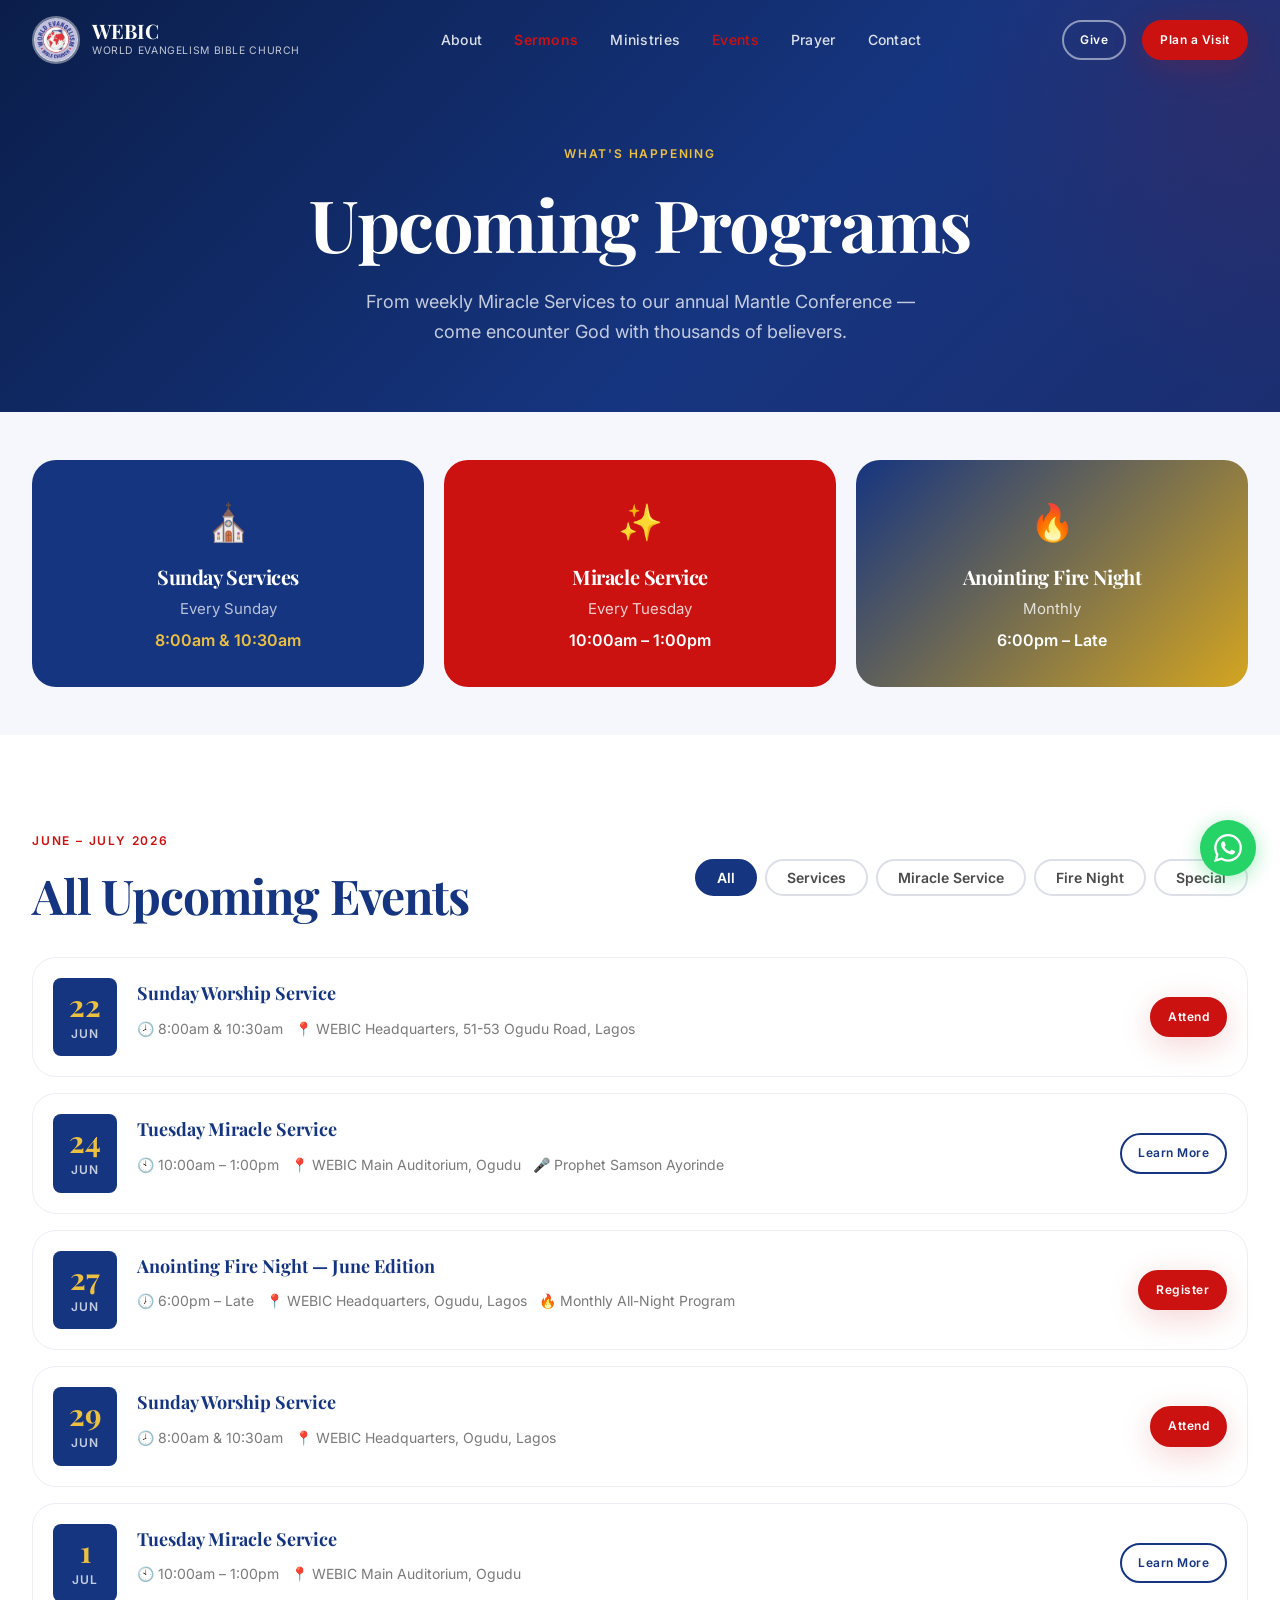
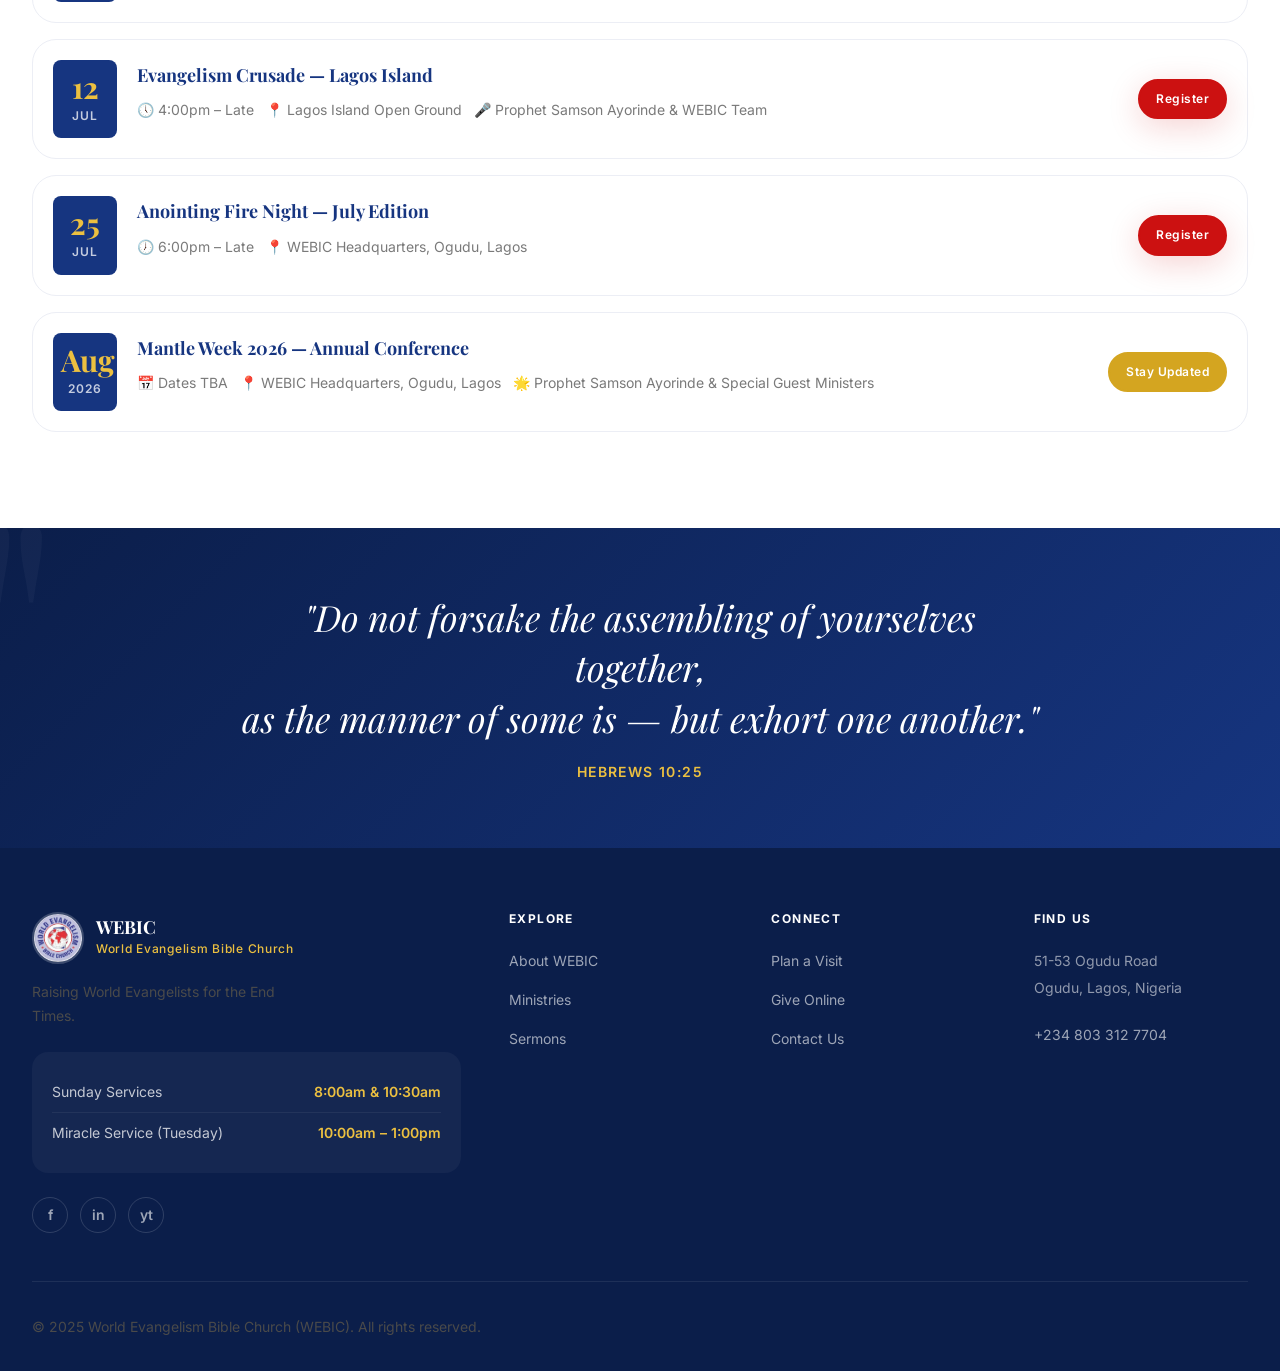
<file: events.html>
﻿<!DOCTYPE html>
<html lang="en">
<head>
  <meta charset="UTF-8" />
  <meta name="viewport" content="width=device-width, initial-scale=1.0" />
  <meta name="description" content="Upcoming events and programs at World Evangelism Bible Church (WEBIC) Lagos — Miracle Service, Anointing Fire Night, Mantle Week, and more." />
  <title>Events — WEBIC Lagos</title>
  <link rel="icon" type="image/jpeg" href="images/logo.jpg" />
  <link rel="apple-touch-icon" href="images/logo.jpg" />
  <link rel="preconnect" href="https://fonts.googleapis.com" />
  <link rel="preconnect" href="https://fonts.gstatic.com" crossorigin />
  <link href="https://fonts.googleapis.com/css2?family=Playfair+Display:ital,wght@0,700;0,800;1,700&family=Inter:wght@400;500;600&display=swap" rel="stylesheet" />
  <link rel="stylesheet" href="css/style.css" />
  <style>
    .filter-btn {
      padding: 8px 20px;
      border-radius: 9999px;
      font-size: 14px;
      font-weight: 600;
      cursor: pointer;
      border: 2px solid var(--color-border);
      background: white;
      color: var(--color-text-soft);
      transition: all 250ms ease;
    }
    .filter-btn:hover,
    .filter-btn.filter-active {
      background: var(--color-primary);
      color: white;
      border-color: var(--color-primary);
    }
  </style>
</head>
<body>

  <nav class="nav" id="main-nav" data-transparent="true" style="background:transparent;">
    <div class="nav__inner">
      <a href="index.html" class="nav__logo">
        <img src="images/logo.jpg" alt="WEBIC Logo" class="nav__logo-img" />
        <div><div class="nav__logo-text">WEBIC</div><div class="nav__logo-sub">World Evangelism Bible Church</div></div>
      </a>
      <ul class="nav__links">
        <li><a href="about.html" class="nav__link">About</a></li>
        <li><a href="sermons.html" class="nav__link nav__link--sermons">Sermons</a></li>
        <li><a href="ministries.html" class="nav__link">Ministries</a></li>
        <li><a href="events.html" class="nav__link nav__link--active">Events</a></li>
        <li><a href="find-help.html" class="nav__link">Prayer</a></li>
        <li><a href="contact.html" class="nav__link">Contact</a></li>
      </ul>
      <div class="nav__actions">
        <a href="give.html" class="btn btn--ghost btn--sm">Give</a>
        <a href="plan-visit.html" class="btn btn--primary btn--sm">Plan a Visit</a>
        <button class="nav__menu-btn" id="menu-btn"><span></span><span></span><span></span></button>
      </div>
    </div>
  </nav>
  <div class="mobile-nav" id="mobile-nav">
    <button class="mobile-nav__close" id="mobile-nav-close">✕</button>
    <ul class="mobile-nav__links">
      <li><a href="index.html" class="mobile-nav__link">Home</a></li>
      <li><a href="about.html" class="mobile-nav__link">About</a></li>
      <li><a href="sermons.html" class="mobile-nav__link mobile-nav__link--sermons">Sermons</a></li>
      <li><a href="ministries.html" class="mobile-nav__link">Ministries</a></li>
      <li><a href="events.html" class="mobile-nav__link">Events</a></li>
      <li><a href="find-help.html" class="mobile-nav__link">Prayer Support</a></li>
      <li><a href="plan-visit.html" class="mobile-nav__link">Plan a Visit</a></li>
      <li><a href="give.html" class="mobile-nav__link">Give</a></li>
      <li><a href="contact.html" class="mobile-nav__link">Contact</a></li>
    </ul>
  </div>

  <main>

    <div class="page-hero">
      <span class="page-hero__label">What's Happening</span>
      <h1 class="page-hero__title">Upcoming Programs</h1>
      <p class="page-hero__subtitle">From weekly Miracle Services to our annual Mantle Conference — come encounter God with thousands of believers.</p>
    </div>

    <!-- Weekly Programs Banner -->
    <section class="section section--warm" style="padding:48px 0;">
      <div class="container">
        <div class="grid grid-3 reveal" style="gap:20px;">
          <div style="background:var(--color-primary); border-radius:var(--radius-xl); padding:32px; text-align:center;">
            <div style="font-size:36px; margin-bottom:12px;">⛪</div>
            <h4 style="color:white; margin-bottom:6px;">Sunday Services</h4>
            <p style="color:rgba(255,255,255,0.70); font-size:15px; margin-bottom:4px;">Every Sunday</p>
            <p style="color:var(--color-gold-light); font-weight:600;">8:00am &amp; 10:30am</p>
          </div>
          <div style="background:var(--color-accent); border-radius:var(--radius-xl); padding:32px; text-align:center;">
            <div style="font-size:36px; margin-bottom:12px;">✨</div>
            <h4 style="color:white; margin-bottom:6px;">Miracle Service</h4>
            <p style="color:rgba(255,255,255,0.80); font-size:15px; margin-bottom:4px;">Every Tuesday</p>
            <p style="color:white; font-weight:600;">10:00am – 1:00pm</p>
          </div>
          <div style="background:linear-gradient(135deg,#163580,#D4A520); border-radius:var(--radius-xl); padding:32px; text-align:center;">
            <div style="font-size:36px; margin-bottom:12px;">🔥</div>
            <h4 style="color:white; margin-bottom:6px;">Anointing Fire Night</h4>
            <p style="color:rgba(255,255,255,0.80); font-size:15px; margin-bottom:4px;">Monthly</p>
            <p style="color:white; font-weight:600;">6:00pm – Late</p>
          </div>
        </div>
      </div>
    </section>

    <!-- Events List -->
    <section class="section">
      <div class="container">
        <div style="display:flex; justify-content:space-between; align-items:center; margin-bottom:32px; flex-wrap:wrap; gap:16px;" class="reveal">
          <div>
            <span class="section-header__label">June – July 2026</span>
            <h2>All Upcoming Events</h2>
          </div>
          <div style="display:flex; gap:8px; flex-wrap:wrap;">
            <button class="filter-btn filter-active" data-filter="all">All</button>
            <button class="filter-btn" data-filter="service">Services</button>
            <button class="filter-btn" data-filter="miracle">Miracle Service</button>
            <button class="filter-btn" data-filter="fire">Fire Night</button>
            <button class="filter-btn" data-filter="special">Special</button>
          </div>
        </div>

        <div style="display:flex; flex-direction:column; gap:16px;" class="reveal">

          <div class="event-card" data-category="service">
            <div class="event-card__date"><div class="event-card__day">22</div><div class="event-card__month">Jun</div></div>
            <div class="event-card__body">
              <div class="event-card__title">Sunday Worship Service</div>
              <div class="event-card__meta">
                <span>🕗 8:00am &amp; 10:30am</span>
                <span>📍 WEBIC Headquarters, 51-53 Ogudu Road, Lagos</span>
              </div>
            </div>
            <a href="plan-visit.html" class="btn btn--primary btn--sm" style="flex-shrink:0;align-self:center;">Attend</a>
          </div>

          <div class="event-card" data-category="miracle">
            <div class="event-card__date"><div class="event-card__day">24</div><div class="event-card__month">Jun</div></div>
            <div class="event-card__body">
              <div class="event-card__title">Tuesday Miracle Service</div>
              <div class="event-card__meta">
                <span>🕙 10:00am – 1:00pm</span>
                <span>📍 WEBIC Main Auditorium, Ogudu</span>
                <span>🎤 Prophet Samson Ayorinde</span>
              </div>
            </div>
            <a href="contact.html" class="btn btn--secondary btn--sm" style="flex-shrink:0;align-self:center;">Learn More</a>
          </div>

          <div class="event-card" data-category="fire">
            <div class="event-card__date"><div class="event-card__day">27</div><div class="event-card__month">Jun</div></div>
            <div class="event-card__body">
              <div class="event-card__title">Anointing Fire Night — June Edition</div>
              <div class="event-card__meta">
                <span>🕖 6:00pm – Late</span>
                <span>📍 WEBIC Headquarters, Ogudu, Lagos</span>
                <span>🔥 Monthly All-Night Program</span>
              </div>
            </div>
            <a href="contact.html" class="btn btn--primary btn--sm" style="flex-shrink:0;align-self:center;">Register</a>
          </div>

          <div class="event-card" data-category="service">
            <div class="event-card__date"><div class="event-card__day">29</div><div class="event-card__month">Jun</div></div>
            <div class="event-card__body">
              <div class="event-card__title">Sunday Worship Service</div>
              <div class="event-card__meta">
                <span>🕗 8:00am &amp; 10:30am</span>
                <span>📍 WEBIC Headquarters, Ogudu, Lagos</span>
              </div>
            </div>
            <a href="plan-visit.html" class="btn btn--primary btn--sm" style="flex-shrink:0;align-self:center;">Attend</a>
          </div>

          <div class="event-card" data-category="miracle">
            <div class="event-card__date"><div class="event-card__day">1</div><div class="event-card__month">Jul</div></div>
            <div class="event-card__body">
              <div class="event-card__title">Tuesday Miracle Service</div>
              <div class="event-card__meta">
                <span>🕙 10:00am – 1:00pm</span>
                <span>📍 WEBIC Main Auditorium, Ogudu</span>
              </div>
            </div>
            <a href="contact.html" class="btn btn--secondary btn--sm" style="flex-shrink:0;align-self:center;">Learn More</a>
          </div>

          <div class="event-card" data-category="special">
            <div class="event-card__date"><div class="event-card__day">12</div><div class="event-card__month">Jul</div></div>
            <div class="event-card__body">
              <div class="event-card__title">Evangelism Crusade — Lagos Island</div>
              <div class="event-card__meta">
                <span>🕔 4:00pm – Late</span>
                <span>📍 Lagos Island Open Ground</span>
                <span>🎤 Prophet Samson Ayorinde &amp; WEBIC Team</span>
              </div>
            </div>
            <a href="contact.html" class="btn btn--primary btn--sm" style="flex-shrink:0;align-self:center;">Register</a>
          </div>

          <div class="event-card" data-category="fire">
            <div class="event-card__date"><div class="event-card__day">25</div><div class="event-card__month">Jul</div></div>
            <div class="event-card__body">
              <div class="event-card__title">Anointing Fire Night — July Edition</div>
              <div class="event-card__meta">
                <span>🕖 6:00pm – Late</span>
                <span>📍 WEBIC Headquarters, Ogudu, Lagos</span>
              </div>
            </div>
            <a href="contact.html" class="btn btn--primary btn--sm" style="flex-shrink:0;align-self:center;">Register</a>
          </div>

          <div class="event-card" data-category="special">
            <div class="event-card__date"><div class="event-card__day">Aug</div><div class="event-card__month">2026</div></div>
            <div class="event-card__body">
              <div class="event-card__title">Mantle Week 2026 — Annual Conference</div>
              <div class="event-card__meta">
                <span>📅 Dates TBA</span>
                <span>📍 WEBIC Headquarters, Ogudu, Lagos</span>
                <span>🌟 Prophet Samson Ayorinde &amp; Special Guest Ministers</span>
              </div>
            </div>
            <a href="contact.html" class="btn btn--gold btn--sm" style="flex-shrink:0;align-self:center;">Stay Updated</a>
          </div>

        </div>
      </div>
    </section>

    <!-- Scripture Banner -->
    <div class="scripture-banner">
      <p class="scripture-banner__text">"Do not forsake the assembling of yourselves together,<br>as the manner of some is — but exhort one another."</p>
      <p class="scripture-banner__ref">Hebrews 10:25</p>
    </div>

  </main>

  <footer class="footer">
    <div class="container">
      <div class="footer__grid">
        <div class="footer__brand">
          <a href="index.html" class="footer__logo">
            <img src="images/logo.jpg" alt="WEBIC" class="footer__logo-img" />
            <div><div class="footer__logo-name">WEBIC</div><div class="footer__logo-sub">World Evangelism Bible Church</div></div>
          </a>
          <p class="footer__tagline">Raising World Evangelists for the End Times.</p>
          <div class="footer__service-times">
            <div class="footer__service-time"><span>Sunday Services</span><span>8:00am &amp; 10:30am</span></div>
            <div class="footer__service-time"><span>Miracle Service (Tuesday)</span><span>10:00am – 1:00pm</span></div>
          </div>
          <div class="footer__socials mt-6">
            <a href="https://www.facebook.com/webicworldwide/" class="footer__social" target="_blank">f</a>
            <a href="https://www.instagram.com/webicworldwide/" class="footer__social" target="_blank">in</a>
            <a href="https://www.youtube.com/@webicworldwide" class="footer__social" target="_blank">yt</a>
          </div>
        </div>
        <div><h4 class="footer__col-title">Explore</h4><ul class="footer__links"><li><a href="about.html" class="footer__link">About WEBIC</a></li><li><a href="ministries.html" class="footer__link">Ministries</a></li><li><a href="sermons.html" class="footer__link">Sermons</a></li></ul></div>
        <div><h4 class="footer__col-title">Connect</h4><ul class="footer__links"><li><a href="plan-visit.html" class="footer__link">Plan a Visit</a></li><li><a href="give.html" class="footer__link">Give Online</a></li><li><a href="contact.html" class="footer__link">Contact Us</a></li></ul></div>
        <div><h4 class="footer__col-title">Find Us</h4><ul class="footer__links"><li><span class="footer__link" style="cursor:default;color:rgba(255,255,255,0.55);">51-53 Ogudu Road<br>Ogudu, Lagos, Nigeria</span></li><li style="margin-top:8px;"><a href="tel:+2348033127704" class="footer__link">+234 803 312 7704</a></li></ul></div>
      </div>
      <div class="footer__bottom"><p>© 2025 World Evangelism Bible Church (WEBIC). All rights reserved.</p></div>
    </div>
  </footer>

  <a href="https://wa.me/2348033127704" class="whatsapp-float" target="_blank" rel="noopener" aria-label="WhatsApp">
    <svg viewBox="0 0 24 24"><path d="M17.472 14.382c-.297-.149-1.758-.867-2.03-.967-.273-.099-.471-.148-.67.15-.197.297-.767.966-.94 1.164-.173.199-.347.223-.644.075-.297-.15-1.255-.463-2.39-1.475-.883-.788-1.48-1.761-1.653-2.059-.173-.297-.018-.458.13-.606.134-.133.298-.347.446-.52.149-.174.198-.298.298-.497.099-.198.05-.371-.025-.52-.075-.149-.669-1.612-.916-2.207-.242-.579-.487-.5-.669-.51-.173-.008-.371-.01-.57-.01-.198 0-.52.074-.792.372-.272.297-1.04 1.016-1.04 2.479 0 1.462 1.065 2.875 1.213 3.074.149.198 2.096 3.2 5.077 4.487.709.306 1.262.489 1.694.625.712.227 1.36.195 1.871.118.571-.085 1.758-.719 2.006-1.413.248-.694.248-1.289.173-1.413-.074-.124-.272-.198-.57-.347m-5.421 7.403h-.004a9.87 9.87 0 01-5.031-1.378l-.361-.214-3.741.982.998-3.648-.235-.374a9.86 9.86 0 01-1.51-5.26c.001-5.45 4.436-9.884 9.888-9.884 2.64 0 5.122 1.03 6.988 2.898a9.825 9.825 0 012.893 6.994c-.003 5.45-4.437 9.884-9.885 9.884m8.413-18.297A11.815 11.815 0 0012.05 0C5.495 0 .16 5.335.157 11.892c0 2.096.547 4.142 1.588 5.945L.057 24l6.305-1.654a11.882 11.882 0 005.683 1.448h.005c6.554 0 11.89-5.335 11.893-11.893a11.821 11.821 0 00-3.48-8.413z" fill="white"/></svg>
  </a>
  <script src="js/main.js"></script>
</body>
</html>
</file>
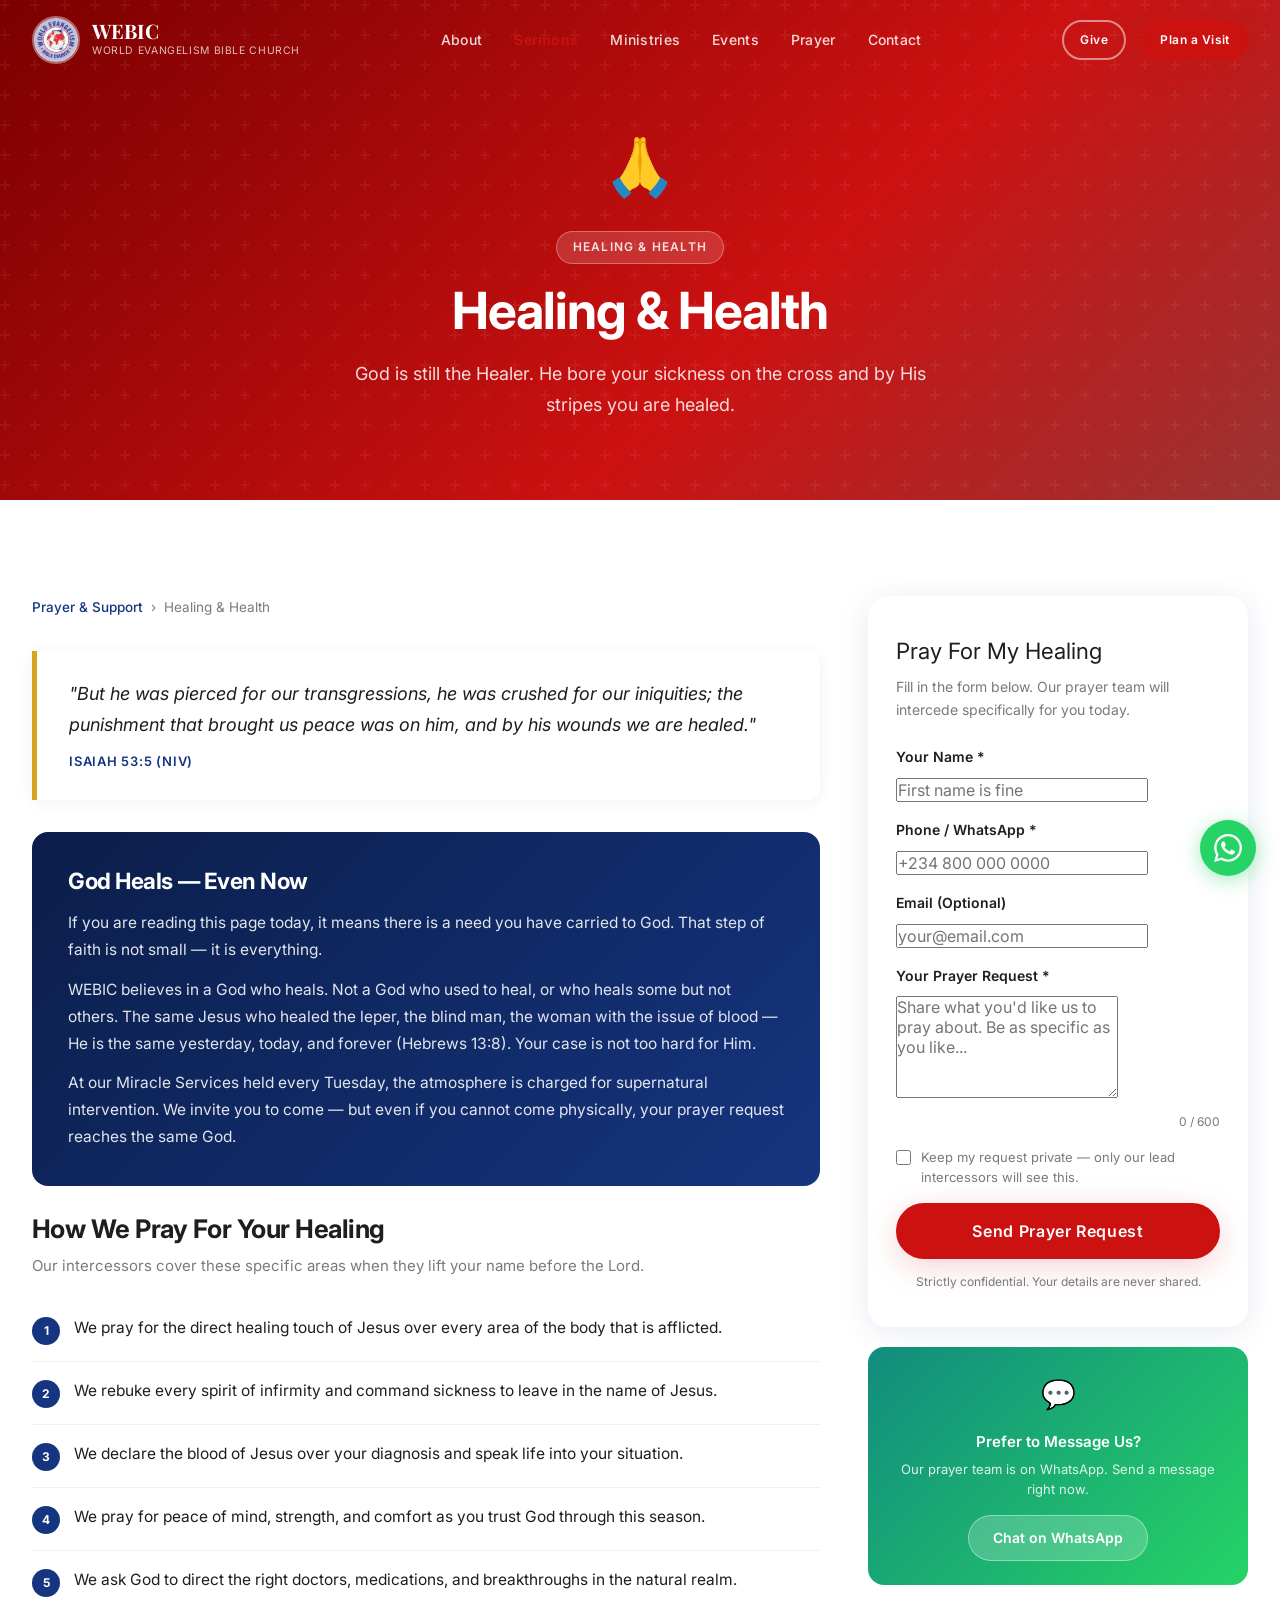
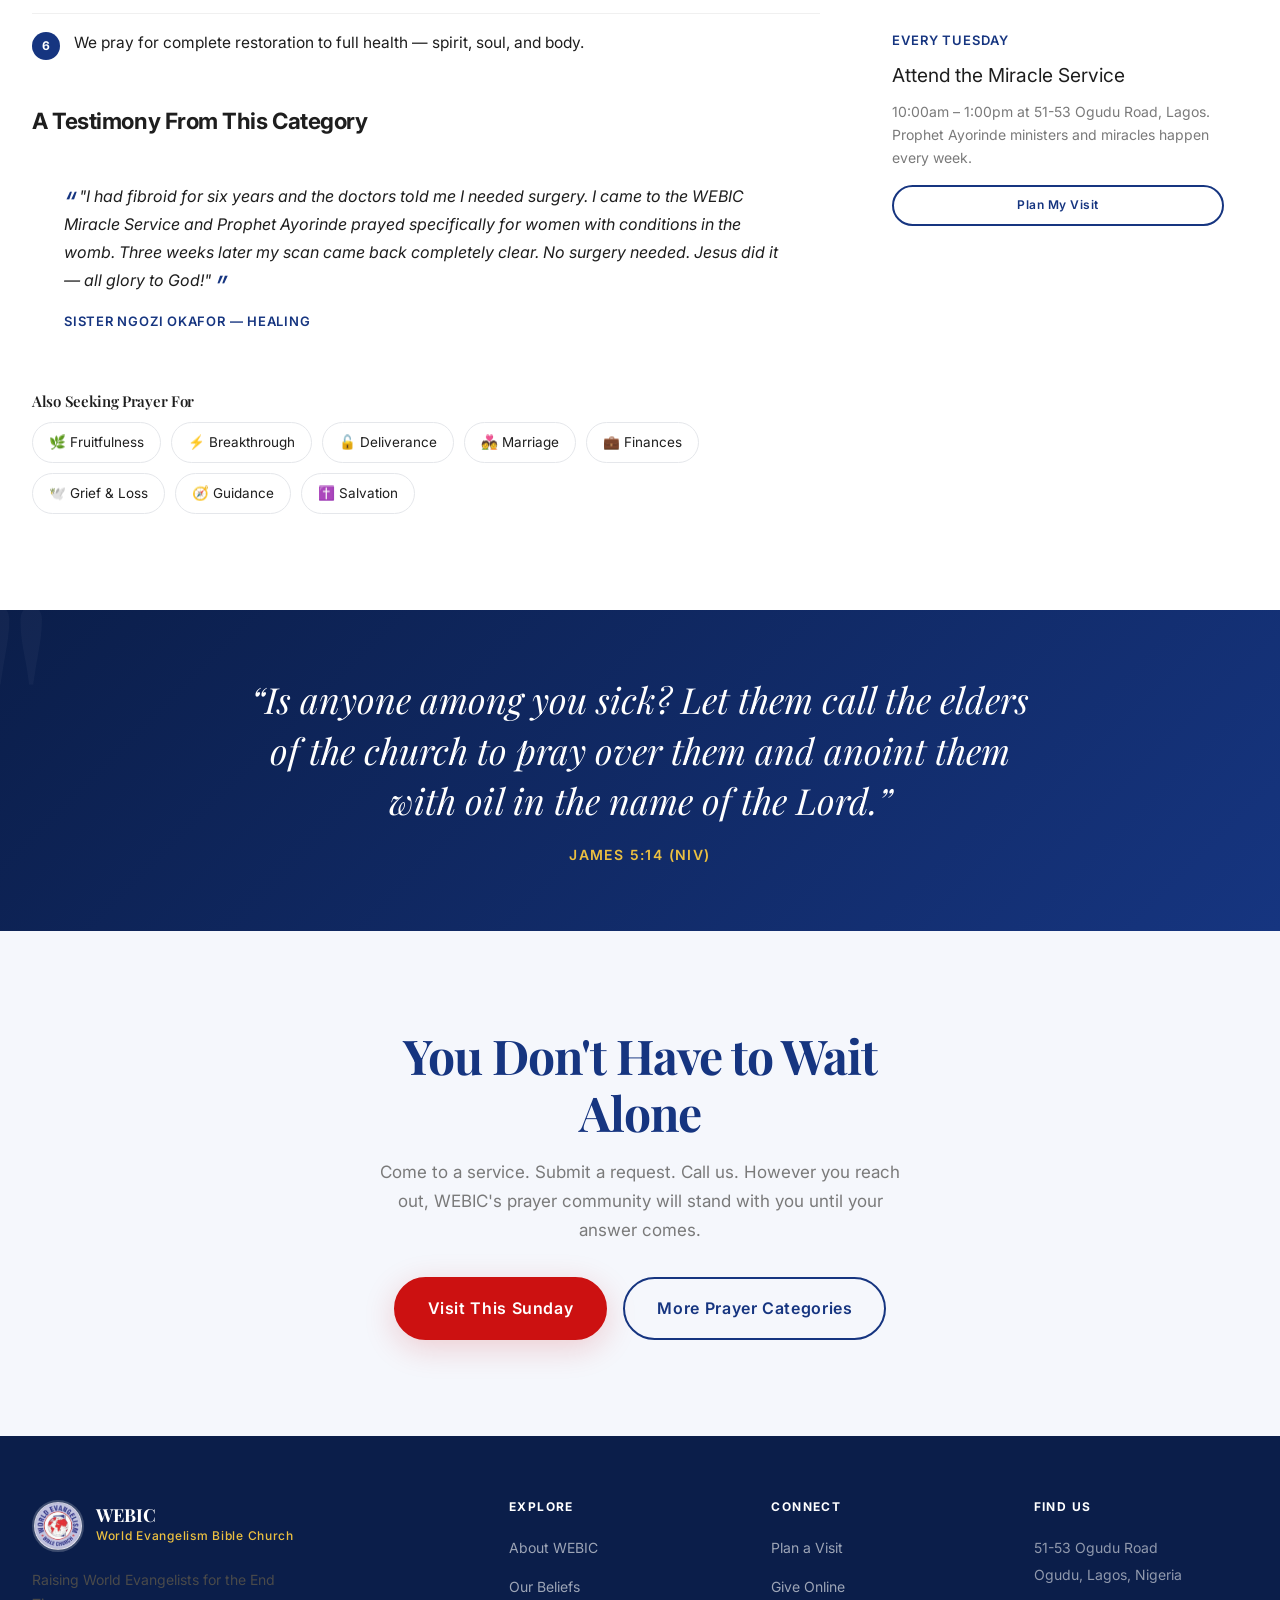
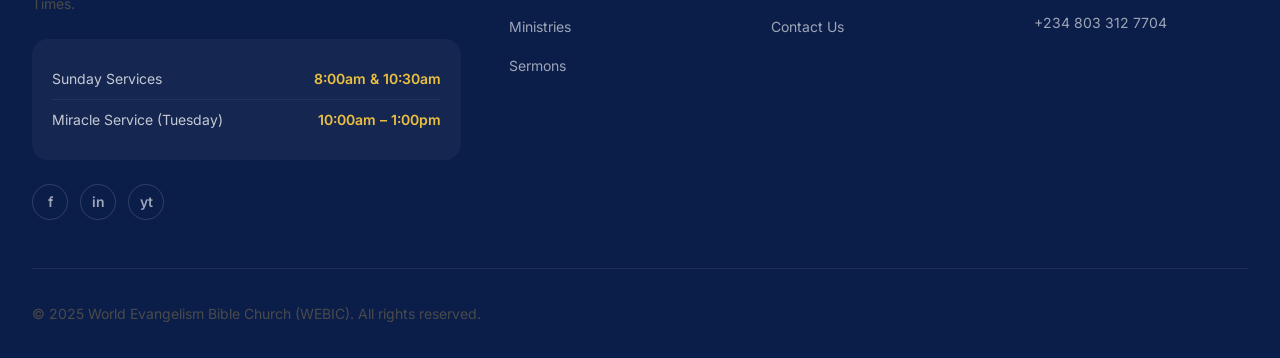
<file: find-help-detail.html>
﻿<!DOCTYPE html>
<html lang="en">
<head>
  <meta charset="UTF-8" />
  <meta name="viewport" content="width=device-width, initial-scale=1.0" />
  <meta name="description" content="Receive targeted prayer and scriptural encouragement for your specific need at WEBIC Lagos. God still answers prayer." />
  <title>Prayer Support — WEBIC Lagos</title>
  <link rel="icon" type="image/jpeg" href="images/logo.jpg" />
  <link rel="apple-touch-icon" href="images/logo.jpg" />
  <link rel="preconnect" href="https://fonts.googleapis.com" />
  <link rel="preconnect" href="https://fonts.gstatic.com" crossorigin />
  <link href="https://fonts.googleapis.com/css2?family=Playfair+Display:ital,wght@0,700;0,800;1,700&family=Inter:wght@400;500;600&display=swap" rel="stylesheet" />
  <link rel="stylesheet" href="css/style.css" />
  <style>
    .detail-hero {
      padding: 120px 0 80px;
      text-align: center;
      color: #fff;
      position: relative;
      overflow: hidden;
    }
    .detail-hero::before {
      content: '';
      position: absolute;
      inset: 0;
      background: url("data:image/svg+xml,%3Csvg width='60' height='60' viewBox='0 0 60 60' xmlns='http://www.w3.org/2000/svg'%3E%3Cg fill='none' fill-rule='evenodd'%3E%3Cg fill='%23ffffff' fill-opacity='0.05'%3E%3Cpath d='M36 34v-4h-2v4h-4v2h4v4h2v-4h4v-2h-4zm0-30V0h-2v4h-4v2h4v4h2V6h4V4h-4zM6 34v-4H4v4H0v2h4v4h2v-4h4v-2H6zM6 4V0H4v4H0v2h4v4h2V6h4V4H6z'/%3E%3C/g%3E%3C/g%3E%3C/svg%3E") repeat;
    }
    .detail-hero__emoji { font-size: 56px; margin-bottom: 16px; display: block; }
    .detail-hero__label {
      display: inline-block;
      background: rgba(255,255,255,0.15);
      border: 1px solid rgba(255,255,255,0.3);
      border-radius: 100px;
      padding: 5px 16px;
      font-size: 12px;
      font-weight: 600;
      letter-spacing: 0.1em;
      text-transform: uppercase;
      color: rgba(255,255,255,0.85);
      margin-bottom: 16px;
    }
    .detail-hero__title {
      font-family: var(--font-serif);
      font-size: clamp(2rem, 5vw, 3.2rem);
      color: #fff;
      margin: 0 0 18px;
      line-height: 1.2;
    }
    .detail-hero__tagline {
      font-size: 18px;
      color: rgba(255,255,255,0.85);
      max-width: 580px;
      margin: 0 auto;
      line-height: 1.7;
    }

    /* Scripture Promise Block */
    .promise-block {
      background: #fff;
      border-left: 5px solid var(--color-gold);
      border-radius: 0 12px 12px 0;
      padding: 28px 32px;
      margin-bottom: 32px;
      box-shadow: 0 2px 16px rgba(0,0,0,0.06);
    }
    .promise-block__verse {
      font-size: 18px;
      font-family: var(--font-serif);
      color: var(--color-heading);
      font-style: italic;
      line-height: 1.7;
      margin: 0 0 10px;
    }
    .promise-block__ref {
      font-size: 13px;
      font-weight: 600;
      color: var(--color-primary);
      letter-spacing: 0.06em;
      text-transform: uppercase;
    }

    /* Content grid */
    .detail-grid {
      display: grid;
      grid-template-columns: 1fr 380px;
      gap: 48px;
      align-items: start;
    }

    /* Sticky sidebar form */
    .sidebar-form {
      background: #fff;
      border-radius: 20px;
      box-shadow: 0 4px 30px rgba(22,53,128,0.1);
      padding: 36px 28px;
      position: sticky;
      top: 90px;
    }
    .sidebar-form__title {
      font-family: var(--font-serif);
      font-size: 1.4rem;
      color: var(--color-heading);
      margin: 0 0 6px;
    }
    .sidebar-form__sub {
      font-size: 14px;
      color: var(--color-muted);
      line-height: 1.6;
      margin: 0 0 24px;
    }
    .char-counter { font-size: 12px; color: var(--color-muted); text-align: right; margin-top: 4px; }

    /* Word of Encouragement */
    .encouragement-card {
      background: linear-gradient(135deg, var(--color-primary-dark), var(--color-primary));
      border-radius: 16px;
      padding: 36px;
      color: #fff;
      margin-bottom: 28px;
    }
    .encouragement-card h3 {
      font-family: var(--font-serif);
      font-size: 1.4rem;
      color: #fff;
      margin: 0 0 14px;
    }
    .encouragement-card p {
      font-size: 15.5px;
      color: rgba(255,255,255,0.88);
      line-height: 1.75;
      margin: 0 0 12px;
    }
    .encouragement-card p:last-of-type { margin-bottom: 0; }

    /* Prayer points list */
    .prayer-points { list-style: none; padding: 0; margin: 0 0 32px; }
    .prayer-points li {
      display: flex;
      gap: 14px;
      padding: 16px 0;
      border-bottom: 1px solid #f0f0f0;
      font-size: 15.5px;
      color: var(--color-body);
      line-height: 1.65;
    }
    .prayer-points li:last-child { border-bottom: none; }
    .prayer-points__num {
      width: 28px;
      height: 28px;
      border-radius: 50%;
      background: var(--color-primary);
      color: #fff;
      font-size: 12px;
      font-weight: 700;
      display: flex;
      align-items: center;
      justify-content: center;
      flex-shrink: 0;
      margin-top: 2px;
    }

    /* Testimony */
    .testimony-detail {
      background: var(--color-bg-alt);
      border-radius: 16px;
      padding: 32px;
      margin-bottom: 28px;
    }
    .testimony-detail__quote {
      font-size: 16px;
      font-style: italic;
      color: var(--color-body);
      line-height: 1.75;
      margin: 0 0 16px;
    }
    .testimony-detail__quote::before { content: '\201C'; font-size: 2rem; color: var(--color-primary); line-height: 0; vertical-align: -0.4em; margin-right: 4px; }
    .testimony-detail__quote::after  { content: '\201D'; font-size: 2rem; color: var(--color-primary); line-height: 0; vertical-align: -0.4em; margin-left: 4px; }
    .testimony-detail__author {
      font-size: 13px;
      font-weight: 600;
      color: var(--color-primary);
      text-transform: uppercase;
      letter-spacing: 0.06em;
    }

    /* Related categories */
    .related-cats {
      display: flex;
      flex-wrap: wrap;
      gap: 10px;
      margin-top: 8px;
    }
    .related-cat-link {
      display: inline-flex;
      align-items: center;
      gap: 6px;
      padding: 8px 16px;
      border: 1.5px solid #e5e7eb;
      border-radius: 100px;
      font-size: 13.5px;
      color: var(--color-body);
      text-decoration: none;
      transition: all 0.2s;
    }
    .related-cat-link:hover { border-color: var(--color-primary); color: var(--color-primary); background: #f0f4ff; }

    @media (max-width: 1024px) {
      .detail-grid { grid-template-columns: 1fr; }
      .sidebar-form { position: static; }
    }
    @media (max-width: 768px) {
      .detail-hero { padding: 100px 20px 60px; }
      .promise-block { padding: 20px 20px; }
    }
  </style>
</head>
<body>

  <nav class="nav" id="main-nav" data-transparent="true" style="background:transparent;">
    <div class="nav__inner">
      <a href="index.html" class="nav__logo">
        <img src="images/logo.jpg" alt="WEBIC Logo" class="nav__logo-img" />
        <div><div class="nav__logo-text">WEBIC</div><div class="nav__logo-sub">World Evangelism Bible Church</div></div>
      </a>
      <ul class="nav__links">
        <li><a href="about.html" class="nav__link">About</a></li>
        <li><a href="sermons.html" class="nav__link nav__link--sermons">Sermons</a></li>
        <li><a href="ministries.html" class="nav__link">Ministries</a></li>
        <li><a href="events.html" class="nav__link">Events</a></li>
        <li><a href="find-help.html" class="nav__link">Prayer</a></li>
        <li><a href="contact.html" class="nav__link">Contact</a></li>
      </ul>
      <div class="nav__actions">
        <a href="give.html" class="btn btn--ghost btn--sm">Give</a>
        <a href="plan-visit.html" class="btn btn--primary btn--sm">Plan a Visit</a>
        <button class="nav__menu-btn" id="menu-btn"><span></span><span></span><span></span></button>
      </div>
    </div>
  </nav>
  <div class="mobile-nav" id="mobile-nav">
    <button class="mobile-nav__close" id="mobile-nav-close">✕</button>
    <ul class="mobile-nav__links">
      <li><a href="index.html" class="mobile-nav__link">Home</a></li>
      <li><a href="about.html" class="mobile-nav__link">About</a></li>
      <li><a href="sermons.html" class="mobile-nav__link mobile-nav__link--sermons">Sermons</a></li>
      <li><a href="ministries.html" class="mobile-nav__link">Ministries</a></li>
      <li><a href="events.html" class="mobile-nav__link">Events</a></li>
      <li><a href="find-help.html" class="mobile-nav__link">Prayer Support</a></li>
      <li><a href="plan-visit.html" class="mobile-nav__link">Plan a Visit</a></li>
      <li><a href="give.html" class="mobile-nav__link">Give</a></li>
      <li><a href="contact.html" class="mobile-nav__link">Contact</a></li>
    </ul>
  </div>

  <main>

    <!-- Dynamic Hero — filled by JS based on ?category= param -->
    <div class="detail-hero" id="detail-hero">
      <div class="container" style="position:relative;z-index:1;">
        <span class="detail-hero__emoji" id="hero-emoji">🙏</span>
        <span class="detail-hero__label" id="hero-label">Prayer &amp; Support</span>
        <h1 class="detail-hero__title" id="hero-title">Healing &amp; Health</h1>
        <p class="detail-hero__tagline" id="hero-tagline">God is still the Healer. He bore your sickness on the cross and by His stripes you are healed.</p>
      </div>
    </div>

    <section class="section">
      <div class="container">
        <div class="detail-grid">

          <!-- Main Content -->
          <div>

            <!-- Breadcrumb -->
            <div style="display:flex;align-items:center;gap:8px;font-size:13.5px;color:var(--color-muted);margin-bottom:32px;">
              <a href="find-help.html" style="color:var(--color-primary);text-decoration:none;font-weight:500;">Prayer &amp; Support</a>
              <span>›</span>
              <span id="breadcrumb-label">Healing</span>
            </div>

            <!-- Scripture Promise -->
            <div class="promise-block reveal" id="promise-block">
              <p class="promise-block__verse" id="promise-verse">"But he was pierced for our transgressions, he was crushed for our iniquities; the punishment that brought us peace was on him, and by his wounds we are healed."</p>
              <div class="promise-block__ref" id="promise-ref">Isaiah 53:5 (NIV)</div>
            </div>

            <!-- Word of Encouragement -->
            <div class="encouragement-card reveal" id="encouragement-block">
              <h3 id="enc-title">A Word For You</h3>
              <div id="enc-body">
                <p>If you are reading this page today, it means there is a need in your life that you have brought to God. That step of faith is not small — it is everything.</p>
                <p>WEBIC believes in a God who heals. Not a God who used to heal, or who heals some but not others. The same Jesus who healed the leper, the blind man, the woman with the issue of blood — He is the same yesterday, today, and forever (Hebrews 13:8). Your case is not too hard for Him.</p>
                <p>Prophet Samson Ayorinde has ministered healing to thousands of people across Nigeria and beyond. At our Miracle Services held every Tuesday, the atmosphere is charged for supernatural intervention. We invite you to come — but even if you cannot come physically, your prayer request reaches the same God.</p>
              </div>
            </div>

            <!-- Prayer Points -->
            <div class="reveal">
              <h2 style="font-family:var(--font-serif);font-size:1.6rem;margin-bottom:8px;color:var(--color-heading);" id="prayer-points-title">How We Pray With You</h2>
              <p style="font-size:15px;color:var(--color-muted);line-height:1.7;margin-bottom:20px;" id="prayer-points-sub">Our intercessors cover these specific areas when they lift your name before the Lord.</p>
              <ul class="prayer-points" id="prayer-points-list">
                <!-- Filled by JS -->
              </ul>
            </div>

            <!-- Testimony -->
            <div class="reveal" id="testimony-section">
              <h3 style="font-family:var(--font-serif);font-size:1.4rem;margin-bottom:16px;color:var(--color-heading);">A Testimony From This Category</h3>
              <div class="testimony-detail">
                <p class="testimony-detail__quote" id="testimony-quote">I had fibroid for six years and the doctors told me I needed surgery. I came to the WEBIC Miracle Service and Prophet Ayorinde prayed specifically for women with conditions in the womb. Three weeks later my scan came back completely clear. No surgery needed. Jesus did it — all glory to God!</p>
                <div class="testimony-detail__author" id="testimony-author">Sister Ngozi Okafor — Healing</div>
              </div>
            </div>

            <!-- Related categories -->
            <div class="reveal">
              <h3 style="font-size:15px;font-weight:600;color:var(--color-heading);margin-bottom:12px;">Also Seeking Prayer For</h3>
              <div class="related-cats">
                <a href="find-help-detail.html?category=fruitfulness" class="related-cat-link">🌿 Fruitfulness</a>
                <a href="find-help-detail.html?category=breakthrough" class="related-cat-link">⚡ Breakthrough</a>
                <a href="find-help-detail.html?category=deliverance" class="related-cat-link">🔓 Deliverance</a>
                <a href="find-help-detail.html?category=marriage" class="related-cat-link">💑 Marriage</a>
                <a href="find-help-detail.html?category=finances" class="related-cat-link">💼 Finances</a>
                <a href="find-help-detail.html?category=grief" class="related-cat-link">🕊️ Grief &amp; Loss</a>
                <a href="find-help-detail.html?category=guidance" class="related-cat-link">🧭 Guidance</a>
                <a href="find-help-detail.html?category=salvation" class="related-cat-link">✝️ Salvation</a>
              </div>
            </div>

          </div>

          <!-- Sidebar Form -->
          <div>
            <div class="sidebar-form reveal">
              <div class="sidebar-form__title" id="form-title">Pray for My Healing</div>
              <p class="sidebar-form__sub">Fill in the form below. Our prayer team will intercede specifically for you today.</p>

              <form id="detail-prayer-form" novalidate>
                <div class="form-group" style="margin-bottom:14px;">
                  <label class="form-label" for="dp-name">Your Name *</label>
                  <input type="text" id="dp-name" class="form-control" placeholder="First name is fine" required />
                </div>
                <div class="form-group" style="margin-bottom:14px;">
                  <label class="form-label" for="dp-phone">Phone / WhatsApp *</label>
                  <input type="tel" id="dp-phone" class="form-control" placeholder="+234 800 000 0000" required />
                </div>
                <div class="form-group" style="margin-bottom:14px;">
                  <label class="form-label" for="dp-email">Email (Optional)</label>
                  <input type="email" id="dp-email" class="form-control" placeholder="your@email.com" />
                </div>
                <div class="form-group" style="margin-bottom:6px;">
                  <label class="form-label" for="dp-request">Your Prayer Request *</label>
                  <textarea id="dp-request" class="form-control" rows="5" maxlength="600" placeholder="Share what you'd like us to pray about. Be as specific as you like..." required></textarea>
                </div>
                <div class="char-counter"><span id="dp-char">0</span> / 600</div>

                <div style="display:flex;align-items:flex-start;gap:10px;font-size:13px;color:var(--color-muted);line-height:1.5;margin:16px 0;">
                  <input type="checkbox" id="dp-private" style="width:15px;height:15px;margin-top:2px;accent-color:var(--color-primary);flex-shrink:0;" />
                  <label for="dp-private">Keep my request private — only our lead intercessors will see this.</label>
                </div>

                <input type="hidden" id="dp-category" />

                <button type="submit" class="btn btn--primary btn--lg" style="width:100%;" id="dp-submit">
                  Send Prayer Request
                </button>

                <p style="font-size:12px;color:var(--color-muted);text-align:center;margin-top:14px;line-height:1.5;">
                  Strictly confidential. Your details are never shared.
                </p>
              </form>
            </div>

            <!-- WhatsApp CTA -->
            <div style="background:linear-gradient(135deg,#128C7E,#25D366);border-radius:16px;padding:24px;margin-top:20px;text-align:center;color:#fff;" class="reveal">
              <div style="font-size:28px;margin-bottom:10px;">💬</div>
              <div style="font-size:15px;font-weight:600;margin-bottom:6px;">Prefer to Message Us?</div>
              <div style="font-size:13px;color:rgba(255,255,255,0.85);margin-bottom:16px;line-height:1.5;">Our prayer team is on WhatsApp. Send a message right now.</div>
              <a href="https://wa.me/2348033127704" target="_blank" rel="noopener" style="display:inline-block;background:rgba(255,255,255,0.2);border:1.5px solid rgba(255,255,255,0.4);color:#fff;padding:10px 24px;border-radius:100px;font-size:14px;font-weight:600;text-decoration:none;">
                Chat on WhatsApp
              </a>
            </div>

            <!-- Miracle Service callout -->
            <div style="background:var(--color-bg-alt);border-radius:16px;padding:24px;margin-top:20px;" class="reveal">
              <div style="font-size:13px;font-weight:600;color:var(--color-primary);text-transform:uppercase;letter-spacing:0.07em;margin-bottom:8px;">Every Tuesday</div>
              <div style="font-family:var(--font-serif);font-size:1.2rem;color:var(--color-heading);margin-bottom:8px;">Attend the Miracle Service</div>
              <div style="font-size:14px;color:var(--color-muted);line-height:1.65;margin-bottom:16px;">10:00am – 1:00pm at 51-53 Ogudu Road, Lagos. Prophet Ayorinde ministers and miracles happen every week.</div>
              <a href="plan-visit.html" class="btn btn--secondary btn--sm" style="width:100%;text-align:center;">Plan My Visit</a>
            </div>
          </div>

        </div>
      </div>
    </section>

    <!-- Scripture Banner -->
    <div class="scripture-banner">
      <p class="scripture-banner__text" id="banner-verse">"Is anyone among you sick? Let them call the elders of the church to pray over them and anoint them with oil in the name of the Lord."</p>
      <p class="scripture-banner__ref" id="banner-ref">James 5:14 (NIV)</p>
    </div>

    <!-- CTA -->
    <section class="section section--warm" style="text-align:center;">
      <div class="container reveal">
        <div style="max-width:540px;margin:0 auto;">
          <h2 style="margin-bottom:16px;">You Don't Have to Wait Alone</h2>
          <p style="font-size:17px;color:var(--color-muted);line-height:1.7;margin-bottom:32px;">Come to a service. Submit a request. Call us. However you reach out, WEBIC's prayer community will stand with you until your answer comes.</p>
          <div style="display:flex;gap:16px;justify-content:center;flex-wrap:wrap;">
            <a href="plan-visit.html" class="btn btn--primary btn--lg">Visit This Sunday</a>
            <a href="find-help.html" class="btn btn--secondary btn--lg">More Prayer Categories</a>
          </div>
        </div>
      </div>
    </section>

  </main>

  <footer class="footer">
    <div class="container">
      <div class="footer__grid">
        <div class="footer__brand">
          <a href="index.html" class="footer__logo">
            <img src="images/logo.jpg" alt="WEBIC" class="footer__logo-img" />
            <div><div class="footer__logo-name">WEBIC</div><div class="footer__logo-sub">World Evangelism Bible Church</div></div>
          </a>
          <p class="footer__tagline">Raising World Evangelists for the End Times.</p>
          <div class="footer__service-times">
            <div class="footer__service-time"><span>Sunday Services</span><span>8:00am &amp; 10:30am</span></div>
            <div class="footer__service-time"><span>Miracle Service (Tuesday)</span><span>10:00am – 1:00pm</span></div>
          </div>
          <div class="footer__socials mt-6">
            <a href="https://www.facebook.com/webicworldwide/" class="footer__social" target="_blank">f</a>
            <a href="https://www.instagram.com/webicworldwide/" class="footer__social" target="_blank">in</a>
            <a href="https://www.youtube.com/@webicworldwide" class="footer__social" target="_blank">yt</a>
          </div>
        </div>
        <div><h4 class="footer__col-title">Explore</h4><ul class="footer__links"><li><a href="about.html" class="footer__link">About WEBIC</a></li><li><a href="beliefs.html" class="footer__link">Our Beliefs</a></li><li><a href="ministries.html" class="footer__link">Ministries</a></li><li><a href="sermons.html" class="footer__link">Sermons</a></li></ul></div>
        <div><h4 class="footer__col-title">Connect</h4><ul class="footer__links"><li><a href="plan-visit.html" class="footer__link">Plan a Visit</a></li><li><a href="give.html" class="footer__link">Give Online</a></li><li><a href="contact.html" class="footer__link">Contact Us</a></li></ul></div>
        <div><h4 class="footer__col-title">Find Us</h4><ul class="footer__links"><li><span class="footer__link" style="cursor:default;color:rgba(255,255,255,0.55);">51-53 Ogudu Road<br>Ogudu, Lagos, Nigeria</span></li><li style="margin-top:8px;"><a href="tel:+2348033127704" class="footer__link">+234 803 312 7704</a></li></ul></div>
      </div>
      <div class="footer__bottom"><p>© 2025 World Evangelism Bible Church (WEBIC). All rights reserved.</p></div>
    </div>
  </footer>

  <a href="https://wa.me/2348033127704" class="whatsapp-float" target="_blank" rel="noopener" aria-label="WhatsApp">
    <svg viewBox="0 0 24 24"><path d="M17.472 14.382c-.297-.149-1.758-.867-2.03-.967-.273-.099-.471-.148-.67.15-.197.297-.767.966-.94 1.164-.173.199-.347.223-.644.075-.297-.15-1.255-.463-2.39-1.475-.883-.788-1.48-1.761-1.653-2.059-.173-.297-.018-.458.13-.606.134-.133.298-.347.446-.52.149-.174.198-.298.298-.497.099-.198.05-.371-.025-.52-.075-.149-.669-1.612-.916-2.207-.242-.579-.487-.5-.669-.51-.173-.008-.371-.01-.57-.01-.198 0-.52.074-.792.372-.272.297-1.04 1.016-1.04 2.479 0 1.462 1.065 2.875 1.213 3.074.149.198 2.096 3.2 5.077 4.487.709.306 1.262.489 1.694.625.712.227 1.36.195 1.871.118.571-.085 1.758-.719 2.006-1.413.248-.694.248-1.289.173-1.413-.074-.124-.272-.198-.57-.347m-5.421 7.403h-.004a9.87 9.87 0 01-5.031-1.378l-.361-.214-3.741.982.998-3.648-.235-.374a9.86 9.86 0 01-1.51-5.26c.001-5.45 4.436-9.884 9.888-9.884 2.64 0 5.122 1.03 6.988 2.898a9.825 9.825 0 012.893 6.994c-.003 5.45-4.437 9.884-9.885 9.884m8.413-18.297A11.815 11.815 0 0012.05 0C5.495 0 .16 5.335.157 11.892c0 2.096.547 4.142 1.588 5.945L.057 24l6.305-1.654a11.882 11.882 0 005.683 1.448h.005c6.554 0 11.89-5.335 11.893-11.893a11.821 11.821 0 00-3.48-8.413z" fill="white"/></svg>
  </a>

  <script src="js/main.js"></script>
  <script>
    // ─── Category Data ─────────────────────────────────────────────────────────
    const categories = {
      healing: {
        emoji: '🙏',
        label: 'Healing & Health',
        title: 'Healing &amp; Health',
        tagline: 'God is still the Healer. He bore your sickness on the cross and by His stripes you are healed.',
        gradient: 'linear-gradient(135deg, #7B0000 0%, #CC1111 60%, #9B3333 100%)',
        verse: '"But he was pierced for our transgressions, he was crushed for our iniquities; the punishment that brought us peace was on him, and by his wounds we are healed."',
        verseRef: 'Isaiah 53:5 (NIV)',
        encTitle: 'God Heals — Even Now',
        encBody: `<p>If you are reading this page today, it means there is a need you have carried to God. That step of faith is not small — it is everything.</p>
          <p>WEBIC believes in a God who heals. Not a God who used to heal, or who heals some but not others. The same Jesus who healed the leper, the blind man, the woman with the issue of blood — He is the same yesterday, today, and forever (Hebrews 13:8). Your case is not too hard for Him.</p>
          <p>At our Miracle Services held every Tuesday, the atmosphere is charged for supernatural intervention. We invite you to come — but even if you cannot come physically, your prayer request reaches the same God.</p>`,
        prayerPointsTitle: 'How We Pray For Your Healing',
        prayerPointsSub: 'Our intercessors cover these specific areas when they lift your name before the Lord.',
        prayerPoints: [
          'We pray for the direct healing touch of Jesus over every area of the body that is afflicted.',
          'We rebuke every spirit of infirmity and command sickness to leave in the name of Jesus.',
          'We declare the blood of Jesus over your diagnosis and speak life into your situation.',
          'We pray for peace of mind, strength, and comfort as you trust God through this season.',
          'We ask God to direct the right doctors, medications, and breakthroughs in the natural realm.',
          'We pray for complete restoration to full health — spirit, soul, and body.',
        ],
        formTitle: 'Pray For My Healing',
        testimony: '"I had fibroid for six years and the doctors told me I needed surgery. I came to the WEBIC Miracle Service and Prophet Ayorinde prayed specifically for women with conditions in the womb. Three weeks later my scan came back completely clear. No surgery needed. Jesus did it — all glory to God!"',
        testimonyAuthor: 'Sister Ngozi Okafor — Healing',
        bannerVerse: '"Is anyone among you sick? Let them call the elders of the church to pray over them and anoint them with oil in the name of the Lord."',
        bannerRef: 'James 5:14 (NIV)',
      },
      fruitfulness: {
        emoji: '🌿',
        label: 'Fruitfulness & Barrenness',
        title: 'Fruitfulness &amp; Barrenness',
        tagline: 'There is a word of the Lord for you. The God who opened Hannah\'s womb is the same God today.',
        gradient: 'linear-gradient(135deg, #0A4A1A 0%, #1A7A3A 60%, #0D5C25 100%)',
        verse: '"He maketh the barren woman to keep house, and to be a joyful mother of children. Praise ye the Lord."',
        verseRef: 'Psalm 113:9 (KJV)',
        encTitle: 'Your Womb Is Not Forgotten',
        encBody: `<p>WEBIC has a strong and well-documented anointing for the fruit of the womb. Prophet Samson Ayorinde carries a mantle for fruitfulness — hundreds of families in Nigeria and beyond call him "Baba" because of the miracle of their children.</p>
          <p>If you have been waiting on God for children — whether for months or for years — your waiting is not invisible to God. He sees every tear, every prayer, every negative result. And He is not done with your story.</p>
          <p>We ask you to come to the Miracle Service and stand in faith with us. But start right now by submitting your name. Our intercessors will begin to pray today.</p>`,
        prayerPointsTitle: 'How We Pray For Fruitfulness',
        prayerPointsSub: 'Targeted, specific intercession for the fruit of the womb.',
        prayerPoints: [
          'We pray for every medical and biological hindrance to conception to be removed in Jesus\' name.',
          'We declare the blessing of fruitfulness over your womb as God declared it in Genesis 1:28.',
          'We come against every generational curse or pattern of barrenness in your family line.',
          'We pray for healthy pregnancies, safe deliveries, and children that are a blessing and heritage from the Lord.',
          'We pray for peace of mind and faith that does not waver as you wait on God.',
          'We intercede for both husband and wife — that God would touch every area that needs His divine intervention.',
        ],
        formTitle: 'Pray For Fruitfulness',
        testimony: '"My husband and I had been married for eleven years without children. We submitted our prayer request and attended the Anointing Fire Night. Prophet Ayorinde stopped mid-service and called out women who had been waiting over ten years. He prayed and gave a prophetic word. Nine months later our twins were born. We named them Emmanuel and Grace."',
        testimonyAuthor: 'Mama Adaeze — Fruitfulness',
        bannerVerse: '"For this child I prayed; and the Lord hath given me my petition which I asked of him."',
        bannerRef: '1 Samuel 1:27 (KJV)',
      },
      breakthrough: {
        emoji: '⚡',
        label: 'Breakthrough & Open Doors',
        title: 'Breakthrough &amp; Open Doors',
        tagline: 'Every door the enemy has closed, God is able to open. Your season has come.',
        gradient: 'linear-gradient(135deg, #0B1E4A 0%, #163580 60%, #1A3C8F 100%)',
        verse: '"These are the words of him who is holy and true, who holds the key of David. What he opens no one can shut, and what he shuts no one can open."',
        verseRef: 'Revelation 3:7 (NIV)',
        encTitle: 'The God of Open Doors',
        encBody: `<p>Have you been trying — in business, career, education, visa applications, ministry — and the door keeps closing? Have you done everything right and still nothing is moving? God is not blind to your situation.</p>
          <p>At WEBIC we believe in supernatural breakthrough — moments where heaven intervenes in a situation that human effort alone cannot unlock. We have seen it happen over and over again in this church for 29 years.</p>
          <p>Do not give up on the threshold of your miracle. Submit your request, come to a service, and let faith rise in your heart. Your breakthrough is closer than you think.</p>`,
        prayerPointsTitle: 'How We Pray For Your Breakthrough',
        prayerPointsSub: 'Intercession that targets open doors, favour, and divine connections.',
        prayerPoints: [
          'We pray for every closed door to be supernaturally opened by the hand of God.',
          'We come against every principality or power that has stood as a wall in your life.',
          'We pray for divine connections — the right people, at the right time, saying yes to you.',
          'We declare uncommon favour over you in your workplace, business, and community.',
          'We pray for divine acceleration — that what would take years happens in a season.',
          'We ask God to give you clarity, strategy, and wisdom that opens doors from the inside.',
        ],
        formTitle: 'Pray For My Breakthrough',
        testimony: '"I applied for a UK visa seven times and was refused each time. A member invited me to WEBIC and at the Miracle Service Prophet Ayorinde gave a word for people waiting on international doors. I applied the eighth time and was approved within 48 hours with a ten-year multiple-entry visa. God did it!"',
        testimonyAuthor: 'Brother Emeka Eze — Breakthrough',
        bannerVerse: '"Behold, I have set before thee an open door, and no man can shut it."',
        bannerRef: 'Revelation 3:8 (KJV)',
      },
      deliverance: {
        emoji: '🔓',
        label: 'Deliverance & Freedom',
        title: 'Deliverance &amp; Freedom',
        tagline: 'Jesus came to set the captives free. Complete deliverance is your inheritance as a child of God.',
        gradient: 'linear-gradient(135deg, #4A2A00 0%, #8B5E00 60%, #CC8800 100%)',
        verse: '"The Spirit of the Lord is on me, because he has anointed me to proclaim freedom for the prisoners and recovery of sight for the blind, to set the oppressed free."',
        verseRef: 'Luke 4:18 (NIV)',
        encTitle: 'Freedom Is Your Portion',
        encBody: `<p>Oppression, spiritual bondage, generational patterns, night terrors, recurring failures, and demonic harassment — these are real, but they do not have the final say. Jesus purchased your freedom on the cross and His name carries authority over every power of darkness.</p>
          <p>At WEBIC we do not shy away from the ministry of deliverance. It is part of the full Gospel and Prophet Ayorinde ministers deliverance regularly at our services. We take spiritual warfare seriously and we know the One who is more powerful than the enemy.</p>
          <p>Whatever has been holding you down — it can be broken. Submit your name and let our prayer team stand in the gap for your freedom today.</p>`,
        prayerPointsTitle: 'How We Pray For Deliverance',
        prayerPointsSub: 'Authoritative intercession over every form of spiritual bondage.',
        prayerPoints: [
          'We plead the blood of Jesus over your life and declare every legal ground of the enemy broken.',
          'We command every spirit of oppression, fear, and torment to leave in Jesus\' name.',
          'We pray for the breaking of every generational curse and inherited spiritual bondage.',
          'We ask God to fill every area of your life from which the enemy is expelled with the Holy Spirit.',
          'We pray for spiritual eyes to be opened and divine wisdom to walk in your freedom.',
          'We declare that greater is He that is in you than he that is in the world (1 John 4:4).',
        ],
        formTitle: 'Pray For My Deliverance',
        testimony: '"My son was deep in drug addiction for seven years and had broken our family apart. I submitted his name for prayer at WEBIC and began attending the Miracle Service. Two months later he called me weeping and asked to come home. Today he is serving in the children\'s ministry. Only God could have done this."',
        testimonyAuthor: 'Mrs. Funmi Adeleke — Deliverance',
        bannerVerse: '"If the Son therefore shall make you free, ye shall be free indeed."',
        bannerRef: 'John 8:36 (KJV)',
      },
      marriage: {
        emoji: '💑',
        label: 'Marriage & Relationships',
        title: 'Marriage &amp; Relationships',
        tagline: 'God is the author of covenant. He can bring together what belongs together and restore what has been broken.',
        gradient: 'linear-gradient(135deg, #5A0022 0%, #A0004A 60%, #CC0055 100%)',
        verse: '"He who finds a wife finds what is good and receives favour from the Lord."',
        verseRef: 'Proverbs 18:22 (NIV)',
        encTitle: 'God Has Not Forgotten Your Desire',
        encBody: `<p>Whether you are trusting God for a life partner, believing for restoration in a struggling marriage, or standing for healing in a broken relationship — God cares about your heart and your home.</p>
          <p>WEBIC's Marriage and Family Ministry has ministered to hundreds of couples and singles across Lagos and beyond. We believe that what God has joined together, no man — and no enemy — can permanently separate when two people invite God back to the centre.</p>
          <p>If you are single, your desire for a godly partner is not wrong — it is God-given. Submit your request and let the church pray with you. God's timing is perfect.</p>`,
        prayerPointsTitle: 'How We Pray For Your Relationship',
        prayerPointsSub: 'Intercession for singles, couples, and families.',
        prayerPoints: [
          'For singles: we pray that God divinely directs your steps to your God-ordained partner.',
          'We pray for emotional healing and wholeness so you enter your relationship complete in Christ.',
          'For couples: we pray for the restoration of love, trust, communication, and unity.',
          'We come against every spirit of division, unforgiveness, and bitterness in your home.',
          'We pray for supernatural wisdom for both partners to serve one another in love.',
          'We declare that your home will be a testimony of what God can do in a covenant family.',
        ],
        formTitle: 'Pray For My Marriage',
        testimony: '"My husband and I were on the verge of divorce after twelve years of marriage. A family member brought us to WEBIC and we attended a marriage seminar. We submitted our situation for prayer. Within three months our marriage was completely restored. We now serve in the Marriage Ministry to help other couples."',
        testimonyAuthor: 'Mr. & Mrs. Babatunde Olaolu — Marriage Restoration',
        bannerVerse: '"What therefore God hath joined together, let not man put asunder."',
        bannerRef: 'Mark 10:9 (KJV)',
      },
      finances: {
        emoji: '💼',
        label: 'Financial Breakthrough',
        title: 'Financial Breakthrough',
        tagline: 'The God of more than enough is able to restore, multiply, and provide — beyond what you can ask or imagine.',
        gradient: 'linear-gradient(135deg, #004A1A 0%, #007A2E 60%, #009A3A 100%)',
        verse: '"And my God will meet all your needs according to the riches of his glory in Christ Jesus."',
        verseRef: 'Philippians 4:19 (NIV)',
        encTitle: 'God Knows Your Financial Need',
        encBody: `<p>Debt, unemployment, business failure, stagnation, and financial lack are not your portion. God is Jehovah Jireh — the Lord who provides. The same God who multiplied five loaves and two fish to feed five thousand is the God we serve today.</p>
          <p>At WEBIC we have seen God turn around financial situations that looked completely hopeless — businesses restored, debts cancelled, unexpected income, promotions that came from nowhere. This is not hype — it is testimony.</p>
          <p>As you submit your request, also take a step in faith. Come to a Miracle Service. Honour God with what you have. And watch Him open the windows of heaven over your life.</p>`,
        prayerPointsTitle: 'How We Pray For Financial Breakthrough',
        prayerPointsSub: 'Targeted prayer for provision, restoration, and abundance.',
        prayerPoints: [
          'We pray against every devourer that has been consuming your finances (Malachi 3:11).',
          'We declare the blessing of God that makes rich without adding sorrow (Proverbs 10:22).',
          'We pray for the opening of supernatural channels of income and favour.',
          'We rebuke every spirit of poverty, lack, and financial stagnation in your life.',
          'We pray for wisdom, strategy, and divine ideas that create new streams of income.',
          'We ask God to connect you with people who will be instruments of your breakthrough.',
        ],
        formTitle: 'Pray For Financial Breakthrough',
        testimony: '"I was made redundant and went six months without income. I felt utterly hopeless. The church prayed with me and I kept attending Miracle Services. Within three months I received a job offer that paid three times my previous salary, plus a promotion I did not even apply for. God is not a man that He should lie."',
        testimonyAuthor: 'Brother Tunde Fashola — Financial Breakthrough',
        bannerVerse: '"Bring ye all the tithes into the storehouse... and prove me now herewith, saith the Lord of hosts, if I will not open you the windows of heaven."',
        bannerRef: 'Malachi 3:10 (KJV)',
      },
      grief: {
        emoji: '🕊️',
        label: 'Grief & Loss',
        title: 'Grief &amp; Loss',
        tagline: 'God is close to the broken-hearted. You do not have to carry this weight alone.',
        gradient: 'linear-gradient(135deg, #2A0050 0%, #5A1A8A 60%, #7A2AB0 100%)',
        verse: '"The Lord is close to the broken-hearted and saves those who are crushed in spirit."',
        verseRef: 'Psalm 34:18 (NIV)',
        encTitle: 'You Are Not Alone in This',
        encBody: `<p>The loss of someone you love, a broken relationship, a dream that did not come true, a miscarriage, a betrayal — grief is real and it is heavy. And God is not asking you to pretend it does not hurt.</p>
          <p>What He is saying is: you do not have to carry this alone. He is the God of all comfort, who comforts us in all our troubles (2 Corinthians 1:3-4). He weeps with us before He heals us.</p>
          <p>WEBIC's prayer team and pastoral counsellors are available to walk through this season with you. You are not a burden — you are the very reason this church exists. Submit your request and let us carry this with you.</p>`,
        prayerPointsTitle: 'How We Pray With You in Grief',
        prayerPointsSub: 'Compassionate intercession for those carrying loss.',
        prayerPoints: [
          'We pray for the comfort of the Holy Spirit to surround you like a warm blanket in this season.',
          'We pray for supernatural peace that passes all understanding to guard your heart and mind.',
          'We pray that God would take the weight of grief and replace it with His presence.',
          'We pray for healing of emotional wounds — nothing is too deep for God to reach.',
          'We pray for strength to face each day and wisdom to know you are not alone.',
          'We ask God to bring His people around you — community, love, and tangible support.',
        ],
        formTitle: 'Pray With Me in My Grief',
        testimony: '"I lost my husband of 28 years suddenly and I did not know how to go on. A neighbour brought me to WEBIC and the pastoral team visited me at home. They prayed with me week after week. God met me in the darkest place and gave me a peace I cannot explain. I am still here. I am healing. God is faithful."',
        testimonyAuthor: 'Mrs. Patience Nwachukwu — Grief & Loss',
        bannerVerse: '"He healeth the broken in heart, and bindeth up their wounds."',
        bannerRef: 'Psalm 147:3 (KJV)',
      },
      salvation: {
        emoji: '✝️',
        label: 'Salvation for a Loved One',
        title: 'Salvation for a Loved One',
        tagline: 'God is not willing that any should perish. Your prayers for their soul are powerful and effective.',
        gradient: 'linear-gradient(135deg, #6B4A00 0%, #B07A00 60%, #D4A520 100%)',
        verse: '"The Lord is not slow in keeping his promise, as some understand slowness. Instead he is patient with you, not wanting anyone to perish, but everyone to come to repentance."',
        verseRef: '2 Peter 3:9 (NIV)',
        encTitle: 'Keep Praying — God Is Moving',
        encBody: `<p>Do you have a parent, sibling, child, friend, or spouse who does not know Jesus? Your prayers for them are not falling on deaf ears. Every prayer you pray goes before God and He hears every single one.</p>
          <p>We have seen God save people who everyone had given up on — hardened atheists, occult members, people who actively mocked the Gospel. When the right intercessor prays the right prayer in faith, heaven moves.</p>
          <p>Do not stop praying for them. And let WEBIC's prayer community join you in agreement. There is power in corporate intercession — and together, we will stand until your loved one comes home.</p>`,
        prayerPointsTitle: 'How We Pray For Their Salvation',
        prayerPointsSub: 'Intercession that targets the heart, will, and spiritual blindness of the unsaved.',
        prayerPoints: [
          'We pray that the Holy Spirit would draw them with a love they cannot resist or explain.',
          'We pray for scales to fall from their spiritual eyes and for them to see the truth of the Gospel.',
          'We pray for divine appointments — that believers would cross their path at the right moment.',
          'We bind every spirit that has kept them blinded or hardened to the Gospel.',
          'We pray for you — the intercessor — to have faith, patience, and love that does not give up.',
          'We declare that this person is coming into the Kingdom in Jesus\' name.',
        ],
        formTitle: 'Pray For Their Salvation',
        testimony: '"My father was a staunch opponent of Christianity for 40 years. I submitted his name for prayer at WEBIC and fasted every Thursday for his soul. At age 72, he watched a WEBIC service online during his illness. He called me that night and gave his life to Jesus. He was baptised three weeks before he passed into glory."',
        testimonyAuthor: 'Sister Kemi Adeyemi — Salvation',
        bannerVerse: '"For whosoever shall call upon the name of the Lord shall be saved."',
        bannerRef: 'Romans 10:13 (KJV)',
      },
      guidance: {
        emoji: '🧭',
        label: 'Direction & Guidance',
        title: 'Direction &amp; Guidance',
        tagline: 'God has a specific plan for your life. Seek His face and He will make your path clear.',
        gradient: 'linear-gradient(135deg, #003A5A 0%, #006A9A 60%, #0088CC 100%)',
        verse: '"Trust in the Lord with all your heart and lean not on your own understanding; in all your ways submit to him, and he will make your paths straight."',
        verseRef: 'Proverbs 3:5-6 (NIV)',
        encTitle: 'God Has a Plan — And He Will Show You',
        encBody: `<p>Standing at a crossroads is one of the most unsettling places to be. Should you stay or go? Accept this offer or wait? Trust this person or pull back? Start the business or hold on? When we are facing big decisions, we need more than logic — we need God's voice.</p>
          <p>At WEBIC we believe in a God who speaks. Through His Word, through the Holy Spirit, through prophecy, and through the counsel of godly people — He guides those who are genuinely seeking Him.</p>
          <p>Prophet Ayorinde regularly ministers prophetically with specific, accurate words that bring clarity and direction to people\'s lives. Let us pray and seek God with you.</p>`,
        prayerPointsTitle: 'How We Pray For Your Direction',
        prayerPointsSub: 'Intercession for wisdom, clarity, and divine guidance.',
        prayerPoints: [
          'We pray for the Holy Spirit to speak clearly to your heart with unmistakable clarity.',
          'We pray for dreams, visions, and impressions that confirm the will of God for your situation.',
          'We ask God to close every wrong door firmly and open every right door wide.',
          'We pray for godly counsel and wise people to come into your life at this critical moment.',
          'We pray against the spirit of confusion, double-mindedness, and fear of making the wrong decision.',
          'We declare that God has not given you a spirit of fear but of power, love, and a sound mind (2 Timothy 1:7).',
        ],
        formTitle: 'Pray For My Direction',
        testimony: '"I had been offered two very different job positions and had prayed for weeks without clarity. At a WEBIC service Prophet Ayorinde gave a prophetic word about someone facing a choice between two paths — it described my exact situation. The word gave me complete peace about which direction to take. It turned out to be the best decision of my professional life."',
        testimonyAuthor: 'Deacon Chukwuemeka Obi — Guidance',
        bannerVerse: '"I will instruct thee and teach thee in the way which thou shalt go: I will guide thee with mine eye."',
        bannerRef: 'Psalm 32:8 (KJV)',
      },
    };

    // ─── Read URL param & hydrate page ────────────────────────────────────────
    function getParam(name) {
      return new URLSearchParams(window.location.search).get(name);
    }

    function setHTML(id, html) {
      const el = document.getElementById(id);
      if (el) el.innerHTML = html;
    }
    function setText(id, text) {
      const el = document.getElementById(id);
      if (el) el.textContent = text;
    }

    (function hydrate() {
      const key = getParam('category') || 'healing';
      const c = categories[key] || categories.healing;

      // Hero
      setText('hero-emoji', c.emoji);
      setHTML('hero-label', c.label);
      setHTML('hero-title', c.title);
      setText('hero-tagline', c.tagline);
      document.getElementById('detail-hero').style.background = c.gradient;

      // Breadcrumb & meta
      setText('breadcrumb-label', c.label);
      document.title = c.label + ' — WEBIC Lagos';

      // Promise
      setHTML('promise-verse', c.verse);
      setText('promise-ref', c.verseRef);

      // Encouragement
      setText('enc-title', c.encTitle);
      setHTML('enc-body', c.encBody);

      // Prayer points
      setText('prayer-points-title', c.prayerPointsTitle);
      setText('prayer-points-sub', c.prayerPointsSub);
      const list = document.getElementById('prayer-points-list');
      if (list) {
        list.innerHTML = c.prayerPoints.map((pt, i) =>
          `<li><div class="prayer-points__num">${i + 1}</div><span>${pt}</span></li>`
        ).join('');
      }

      // Form
      setHTML('form-title', c.formTitle);
      const catInput = document.getElementById('dp-category');
      if (catInput) catInput.value = key;

      // Testimony
      setText('testimony-quote', c.testimony);
      setText('testimony-author', c.testimonyAuthor);

      // Banner
      setHTML('banner-verse', '&ldquo;' + c.bannerVerse.replace(/^[""]|[""]$/g,'') + '&rdquo;');
      setText('banner-ref', c.bannerRef);

      // Hide current category from related cats
      document.querySelectorAll('.related-cat-link').forEach(link => {
        const url = new URL(link.href);
        if (url.searchParams.get('category') === key) {
          link.style.display = 'none';
        }
      });
    })();

    // ─── Char counter ──────────────────────────────────────────────────────────
    const dpRequest = document.getElementById('dp-request');
    const dpChar    = document.getElementById('dp-char');
    if (dpRequest && dpChar) {
      dpRequest.addEventListener('input', () => { dpChar.textContent = dpRequest.value.length; });
    }

    // ─── Form submit ───────────────────────────────────────────────────────────
    const detailForm = document.getElementById('detail-prayer-form');
    if (detailForm) {
      detailForm.addEventListener('submit', function(e) {
        e.preventDefault();
        const name = document.getElementById('dp-name').value.trim();
        const phone = document.getElementById('dp-phone').value.trim();
        const req = document.getElementById('dp-request').value.trim();
        if (!name || !phone || !req) {
          alert('Please fill in your name, phone number, and prayer request.');
          return;
        }
        const btn = document.getElementById('dp-submit');
        btn.textContent = 'Request Sent ✓';
        btn.disabled = true;
        btn.style.background = '#16a34a';
        setTimeout(() => {
          detailForm.reset();
          dpChar.textContent = '0';
          btn.textContent = 'Send Prayer Request';
          btn.disabled = false;
          btn.style.background = '';
        }, 5000);
      });
    }
  </script>
</body>
</html>
</file>
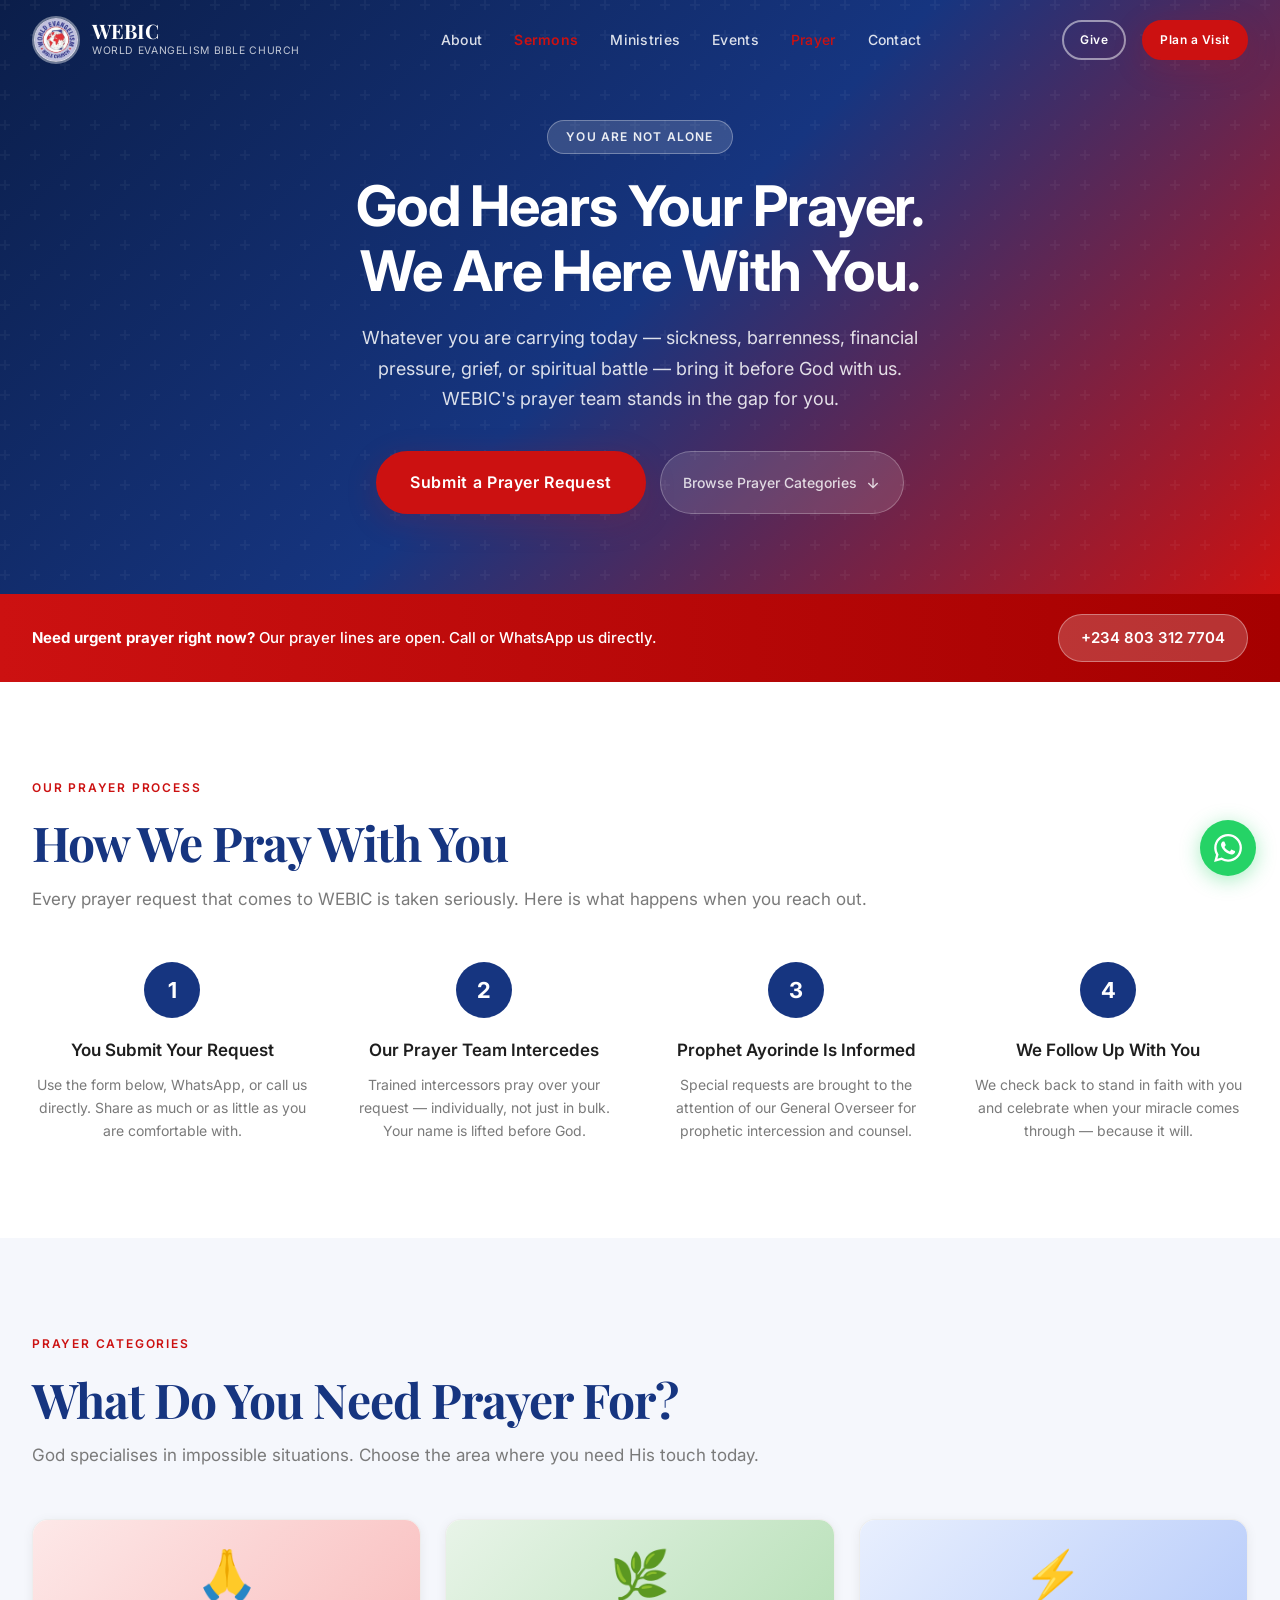
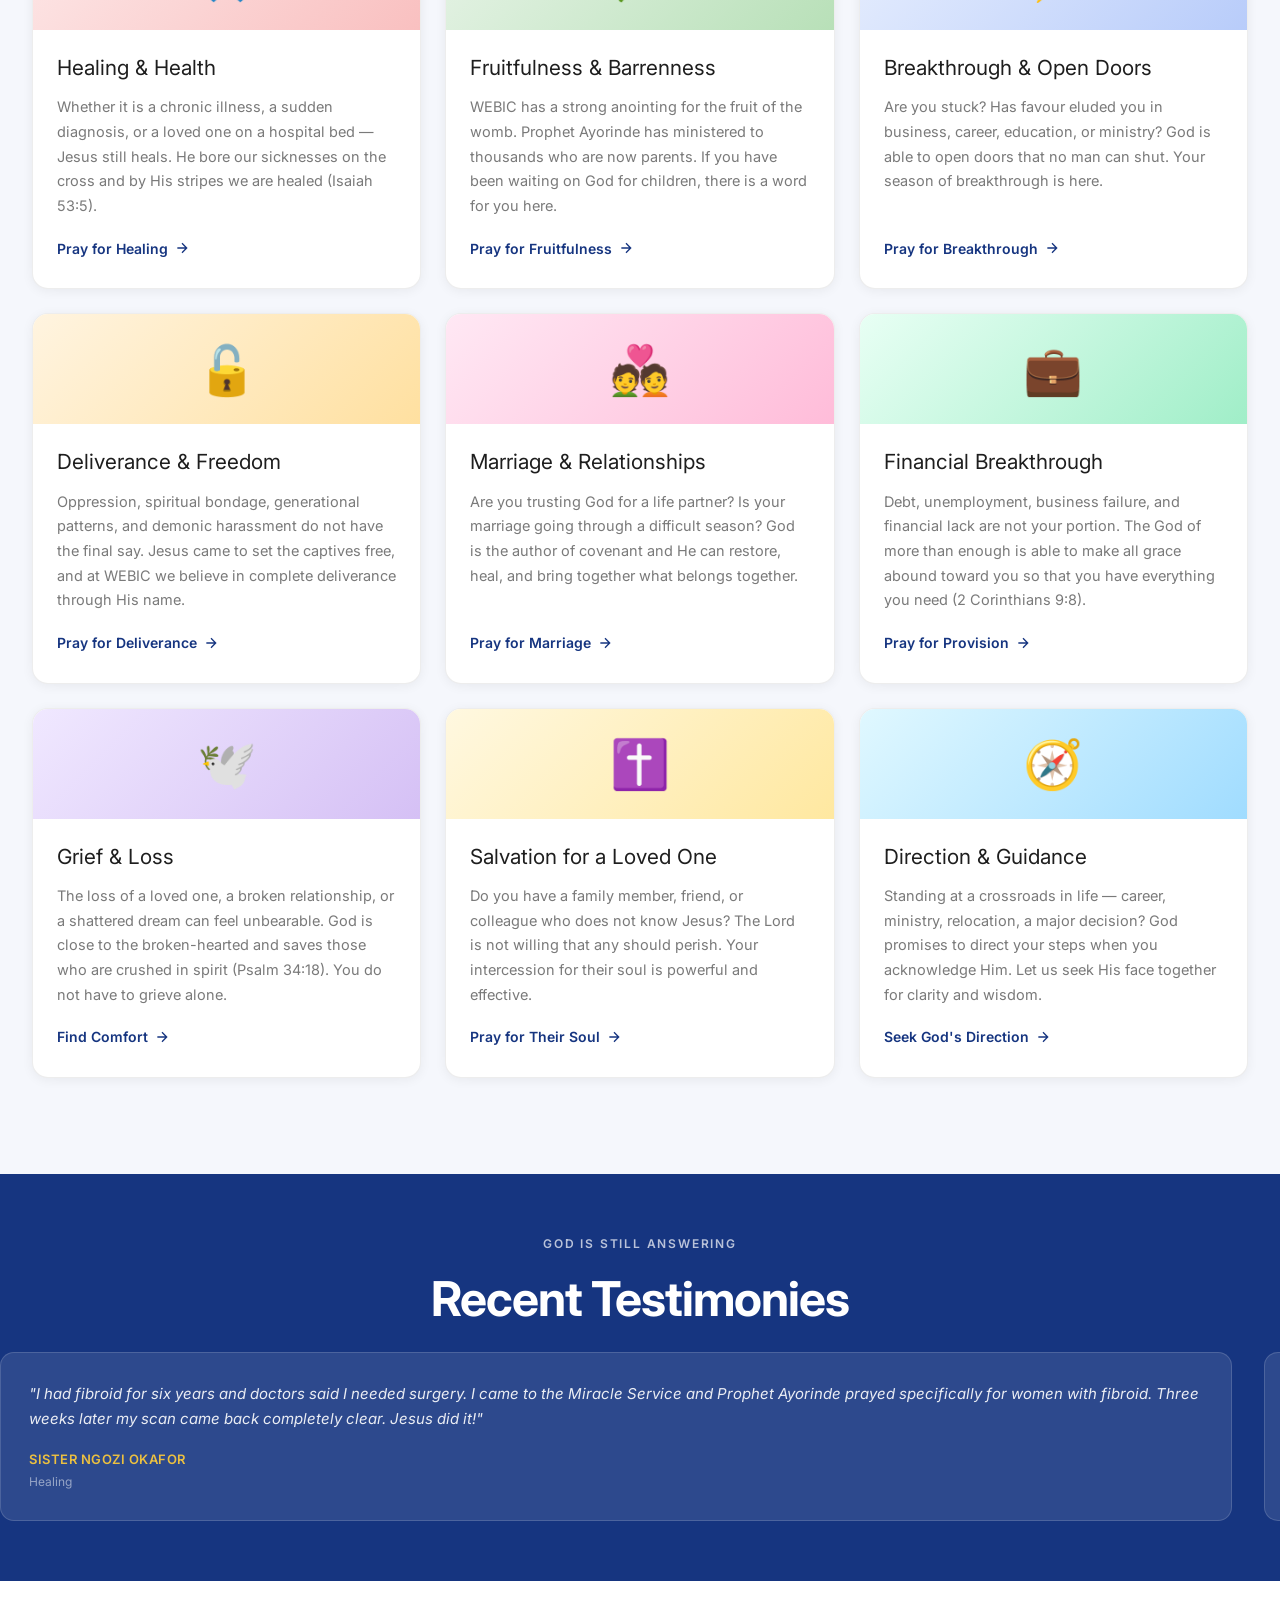
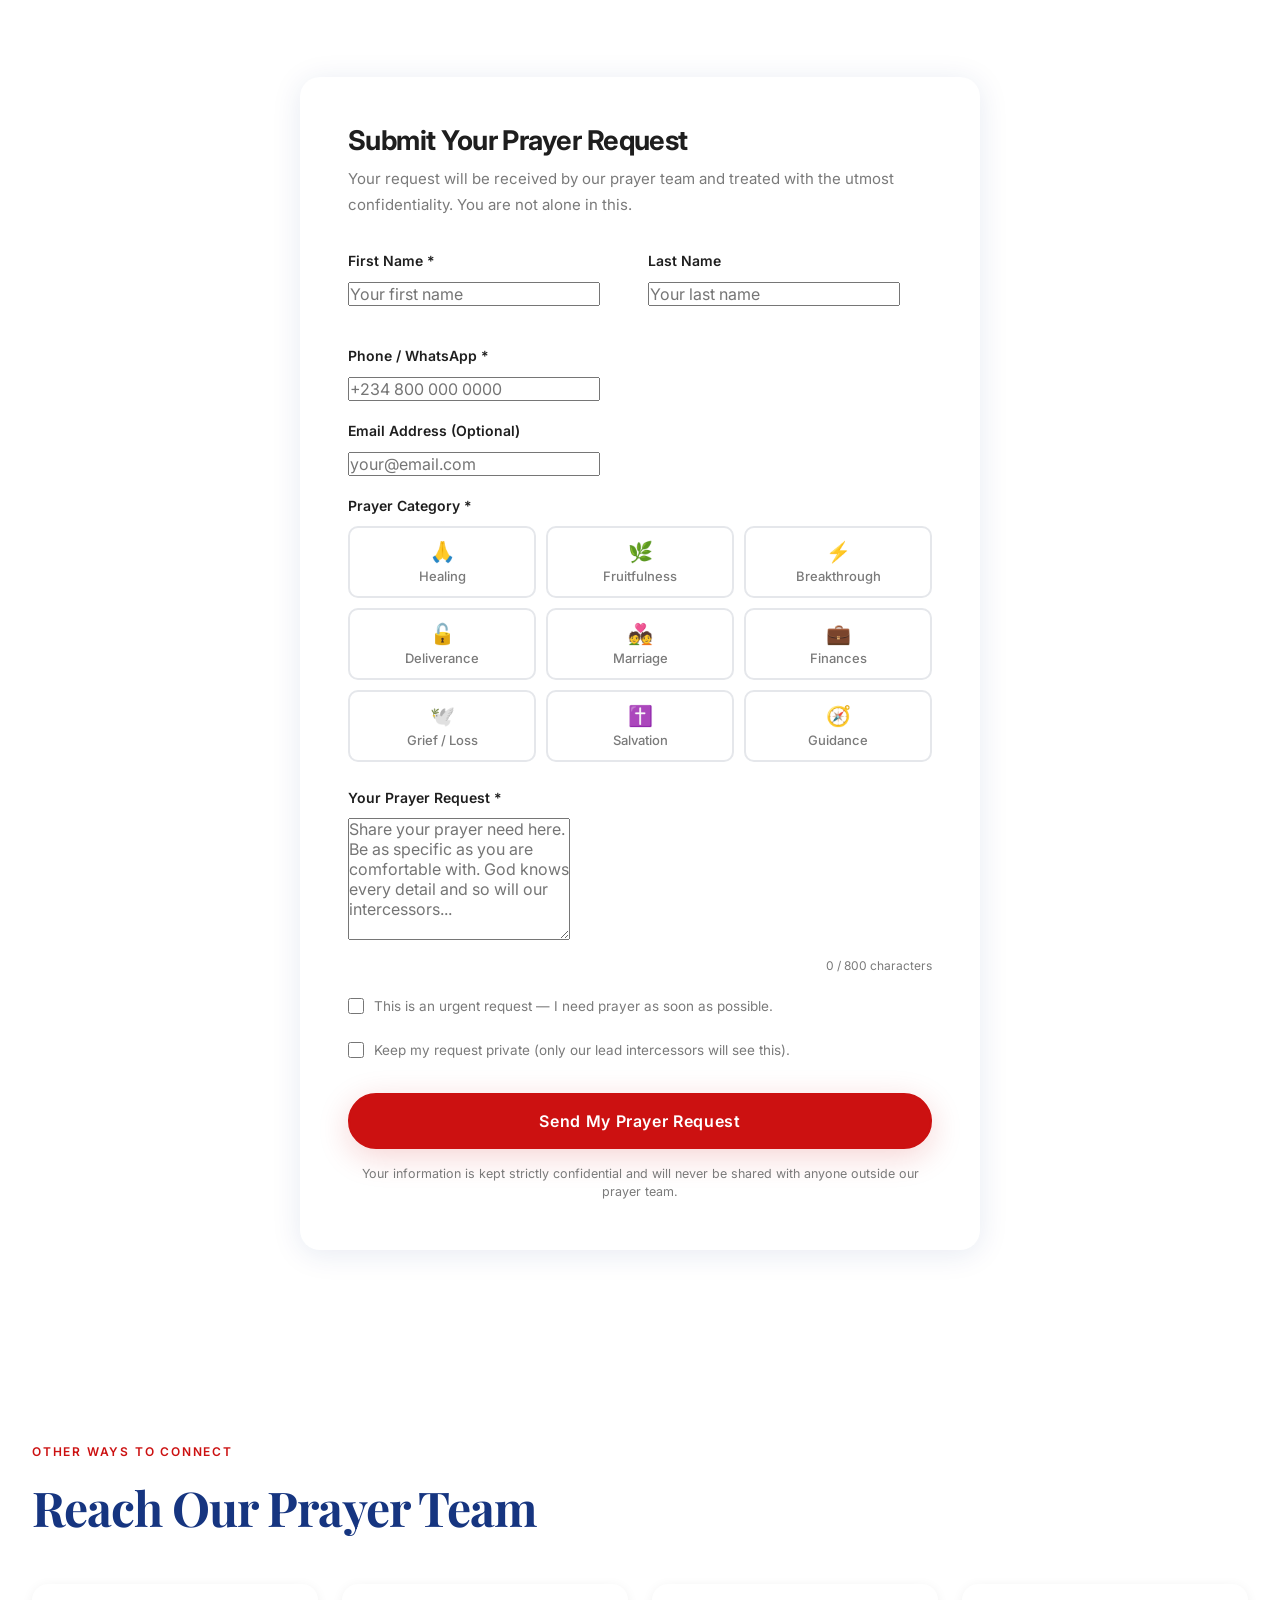
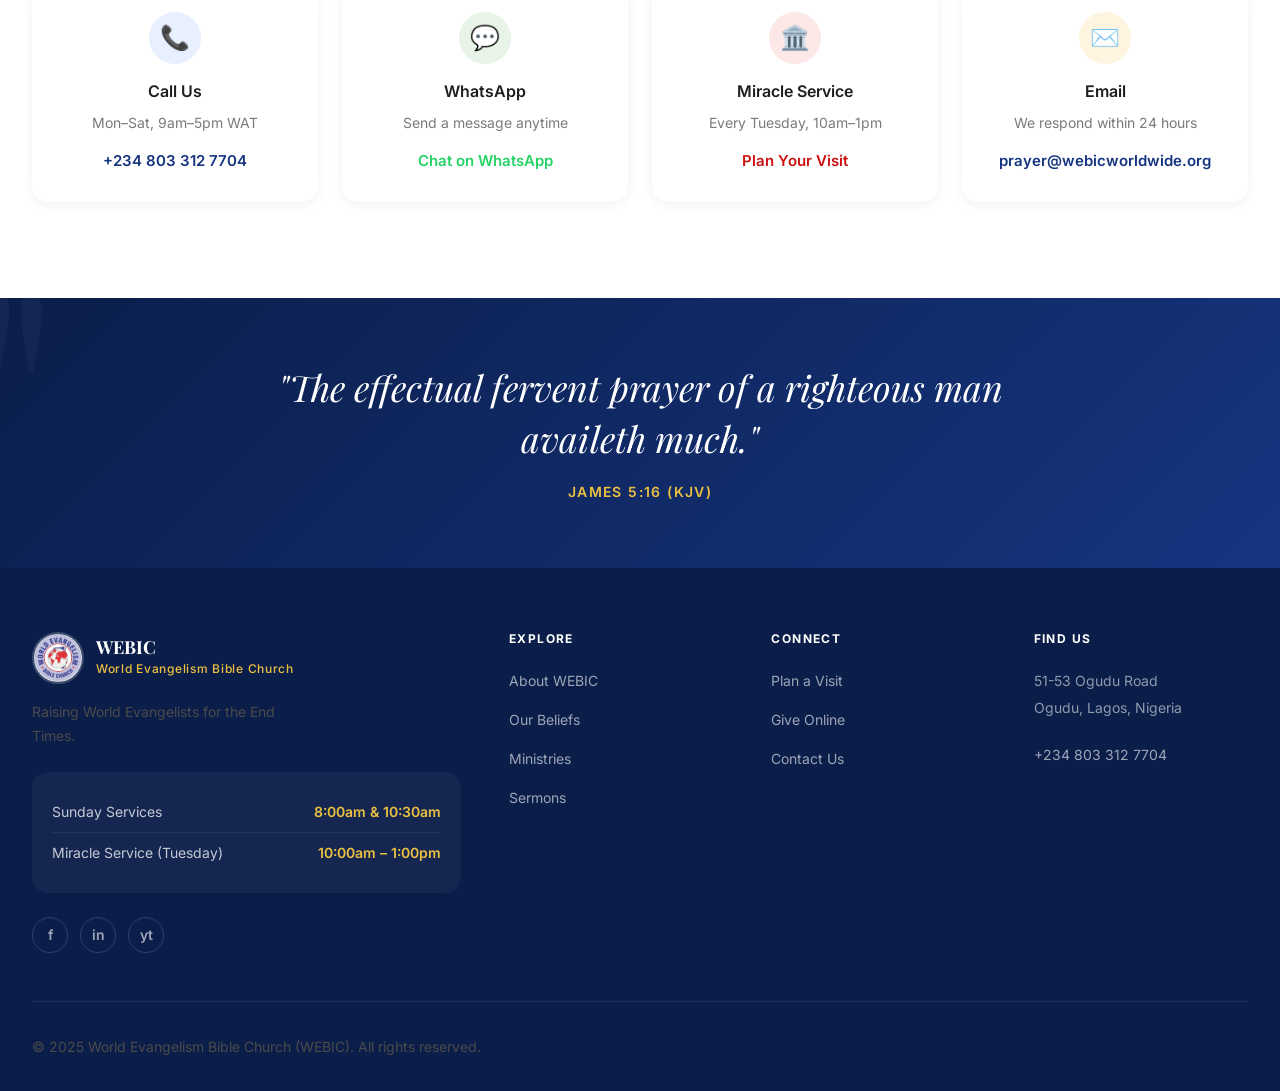
<file: find-help.html>
﻿<!DOCTYPE html>
<html lang="en">
<head>
  <meta charset="UTF-8" />
  <meta name="viewport" content="width=device-width, initial-scale=1.0" />
  <meta name="description" content="Need prayer or help? WEBIC Lagos stands with you. Bring your prayer needs for healing, fruitfulness, breakthrough, deliverance, and more — God still answers prayer." />
  <title>Prayer &amp; Support — WEBIC Lagos</title>
  <link rel="icon" type="image/jpeg" href="images/logo.jpg" />
  <link rel="apple-touch-icon" href="images/logo.jpg" />
  <link rel="preconnect" href="https://fonts.googleapis.com" />
  <link rel="preconnect" href="https://fonts.gstatic.com" crossorigin />
  <link href="https://fonts.googleapis.com/css2?family=Playfair+Display:ital,wght@0,700;0,800;1,700&family=Inter:wght@400;500;600&display=swap" rel="stylesheet" />
  <link rel="stylesheet" href="css/style.css" />
  <style>
    .help-hero {
      background: linear-gradient(135deg, var(--color-primary-dark) 0%, var(--color-primary) 50%, var(--color-accent) 100%);
      padding: 120px 0 80px;
      text-align: center;
      color: #fff;
      position: relative;
      overflow: hidden;
    }
    .help-hero::before {
      content: '';
      position: absolute;
      inset: 0;
      background: url("data:image/svg+xml,%3Csvg width='60' height='60' viewBox='0 0 60 60' xmlns='http://www.w3.org/2000/svg'%3E%3Cg fill='none' fill-rule='evenodd'%3E%3Cg fill='%23ffffff' fill-opacity='0.04'%3E%3Cpath d='M36 34v-4h-2v4h-4v2h4v4h2v-4h4v-2h-4zm0-30V0h-2v4h-4v2h4v4h2V6h4V4h-4zM6 34v-4H4v4H0v2h4v4h2v-4h4v-2H6zM6 4V0H4v4H0v2h4v4h2V6h4V4H6z'/%3E%3C/g%3E%3C/g%3E%3C/svg%3E") repeat;
    }
    .help-hero__label {
      display: inline-block;
      background: rgba(255,255,255,0.15);
      border: 1px solid rgba(255,255,255,0.3);
      border-radius: 100px;
      padding: 6px 18px;
      font-size: 12px;
      font-weight: 600;
      letter-spacing: 0.1em;
      text-transform: uppercase;
      color: rgba(255,255,255,0.9);
      margin-bottom: 20px;
    }
    .help-hero__title {
      font-family: var(--font-serif);
      font-size: clamp(2.2rem, 5vw, 3.5rem);
      color: #fff;
      margin: 0 0 20px;
      line-height: 1.15;
    }
    .help-hero__subtitle {
      font-size: 18px;
      color: rgba(255,255,255,0.85);
      max-width: 600px;
      margin: 0 auto 36px;
      line-height: 1.7;
    }
    .help-hero__actions {
      display: flex;
      gap: 14px;
      justify-content: center;
      flex-wrap: wrap;
    }
    .help-hero__scroll {
      display: inline-flex;
      align-items: center;
      gap: 8px;
      background: rgba(255,255,255,0.12);
      border: 1px solid rgba(255,255,255,0.25);
      color: rgba(255,255,255,0.8);
      padding: 10px 22px;
      border-radius: 100px;
      font-size: 14px;
      font-weight: 500;
      text-decoration: none;
      cursor: pointer;
      transition: all 0.2s;
    }
    .help-hero__scroll:hover { background: rgba(255,255,255,0.2); color: #fff; }

    /* Need Categories */
    .need-grid {
      display: grid;
      grid-template-columns: repeat(auto-fill, minmax(300px, 1fr));
      gap: 24px;
    }
    .need-card {
      background: #fff;
      border-radius: 16px;
      overflow: hidden;
      box-shadow: 0 2px 12px rgba(0,0,0,0.06);
      border: 1px solid rgba(0,0,0,0.07);
      transition: transform 0.25s, box-shadow 0.25s;
      text-decoration: none;
      display: flex;
      flex-direction: column;
    }
    .need-card:hover { transform: translateY(-4px); box-shadow: 0 12px 40px rgba(22,53,128,0.14); }
    .need-card__icon-wrap {
      height: 110px;
      display: flex;
      align-items: center;
      justify-content: center;
      font-size: 48px;
    }
    .need-card__body { padding: 20px 24px 28px; flex: 1; display: flex; flex-direction: column; }
    .need-card__title {
      font-family: var(--font-serif);
      font-size: 1.3rem;
      color: var(--color-heading);
      margin: 0 0 10px;
    }
    .need-card__desc {
      font-size: 14.5px;
      color: var(--color-muted);
      line-height: 1.7;
      flex: 1;
      margin: 0 0 18px;
    }
    .need-card__cta {
      display: inline-flex;
      align-items: center;
      gap: 6px;
      font-size: 14px;
      font-weight: 600;
      color: var(--color-primary);
      text-decoration: none;
    }
    .need-card__cta svg { width: 16px; height: 16px; transition: transform 0.2s; }
    .need-card:hover .need-card__cta svg { transform: translateX(4px); }

    /* Category color accents */
    .need-card--healing .need-card__icon-wrap { background: linear-gradient(135deg, #FDE8E8, #F9C0C0); }
    .need-card--fruitfulness .need-card__icon-wrap { background: linear-gradient(135deg, #E8F4E8, #B8E0B8); }
    .need-card--breakthrough .need-card__icon-wrap { background: linear-gradient(135deg, #E8EFFE, #B8CCFA); }
    .need-card--deliverance .need-card__icon-wrap { background: linear-gradient(135deg, #FFF4E0, #FFE0A0); }
    .need-card--grief .need-card__icon-wrap { background: linear-gradient(135deg, #F0E8FF, #D5C0F5); }
    .need-card--marriage .need-card__icon-wrap { background: linear-gradient(135deg, #FFE8F4, #FFBCD9); }
    .need-card--finances .need-card__icon-wrap { background: linear-gradient(135deg, #E8FFF4, #A0EEC8); }
    .need-card--salvation .need-card__icon-wrap { background: linear-gradient(135deg, #FFF8E0, #FFE8A0); }
    .need-card--guidance .need-card__icon-wrap { background: linear-gradient(135deg, #E0F8FF, #A0DCFF); }

    /* Testimony strip */
    .testimony-strip {
      background: var(--color-primary);
      padding: 60px 0;
      overflow: hidden;
    }
    .testimony-strip__inner {
      display: flex;
      gap: 32px;
      overflow-x: auto;
      scroll-snap-type: x mandatory;
      padding: 0 24px;
      -ms-overflow-style: none;
      scrollbar-width: none;
    }
    .testimony-strip__inner::-webkit-scrollbar { display: none; }
    .testimony-card {
      min-width: 300px;
      background: rgba(255,255,255,0.1);
      border: 1px solid rgba(255,255,255,0.15);
      border-radius: 14px;
      padding: 28px;
      scroll-snap-align: start;
      flex-shrink: 0;
    }
    .testimony-card__quote {
      font-size: 15px;
      color: rgba(255,255,255,0.9);
      line-height: 1.7;
      margin: 0 0 16px;
      font-style: italic;
    }
    .testimony-card__name {
      font-size: 13px;
      font-weight: 600;
      color: var(--color-gold-light);
      letter-spacing: 0.04em;
      text-transform: uppercase;
    }
    .testimony-card__need {
      font-size: 12px;
      color: rgba(255,255,255,0.5);
      margin-top: 2px;
    }

    /* Prayer request form */
    .prayer-section {
      background: var(--color-bg-alt);
    }
    .prayer-form-card {
      background: #fff;
      border-radius: 20px;
      box-shadow: 0 4px 30px rgba(22,53,128,0.1);
      padding: 48px;
      max-width: 680px;
      margin: 0 auto;
    }
    .prayer-form-card h3 {
      font-family: var(--font-serif);
      font-size: 1.7rem;
      color: var(--color-heading);
      margin: 0 0 8px;
    }
    .prayer-form-card > p {
      font-size: 15px;
      color: var(--color-muted);
      line-height: 1.7;
      margin: 0 0 32px;
    }
    .prayer-category-select {
      display: grid;
      grid-template-columns: repeat(3, 1fr);
      gap: 10px;
      margin-bottom: 24px;
    }
    .prayer-cat-btn {
      border: 2px solid #e5e7eb;
      background: #fff;
      border-radius: 10px;
      padding: 12px 8px;
      font-size: 13px;
      font-weight: 500;
      color: var(--color-muted);
      cursor: pointer;
      text-align: center;
      transition: all 0.2s;
      display: flex;
      flex-direction: column;
      align-items: center;
      gap: 4px;
    }
    .prayer-cat-btn span:first-child { font-size: 20px; }
    .prayer-cat-btn:hover,
    .prayer-cat-btn.active {
      border-color: var(--color-primary);
      background: var(--color-primary);
      color: #fff;
    }
    .char-counter { font-size: 12px; color: var(--color-muted); text-align: right; margin-top: 4px; }
    .prayer-privacy {
      display: flex;
      align-items: flex-start;
      gap: 10px;
      font-size: 13.5px;
      color: var(--color-muted);
      line-height: 1.5;
      margin-bottom: 24px;
    }
    .prayer-privacy input[type="checkbox"] {
      width: 16px;
      height: 16px;
      margin-top: 2px;
      accent-color: var(--color-primary);
      flex-shrink: 0;
    }

    /* Crisis/urgent line */
    .crisis-bar {
      background: linear-gradient(90deg, var(--color-accent) 0%, #A50000 100%);
      padding: 20px 0;
    }
    .crisis-bar__inner {
      display: flex;
      align-items: center;
      justify-content: space-between;
      gap: 20px;
      flex-wrap: wrap;
    }
    .crisis-bar__text {
      color: #fff;
      font-size: 15px;
      font-weight: 500;
    }
    .crisis-bar__text strong { font-weight: 700; }
    .crisis-bar__phone {
      background: rgba(255,255,255,0.2);
      border: 1px solid rgba(255,255,255,0.35);
      color: #fff;
      padding: 10px 22px;
      border-radius: 100px;
      font-size: 15px;
      font-weight: 600;
      text-decoration: none;
      white-space: nowrap;
      transition: background 0.2s;
    }
    .crisis-bar__phone:hover { background: rgba(255,255,255,0.3); }

    /* How it works */
    .how-steps {
      display: grid;
      grid-template-columns: repeat(auto-fit, minmax(200px, 1fr));
      gap: 32px;
      counter-reset: steps;
    }
    .how-step {
      text-align: center;
      counter-increment: steps;
      position: relative;
    }
    .how-step__num {
      width: 56px;
      height: 56px;
      border-radius: 50%;
      background: var(--color-primary);
      color: #fff;
      font-size: 22px;
      font-weight: 700;
      font-family: var(--font-serif);
      display: flex;
      align-items: center;
      justify-content: center;
      margin: 0 auto 18px;
    }
    .how-step__title {
      font-size: 17px;
      font-weight: 600;
      color: var(--color-heading);
      margin-bottom: 8px;
    }
    .how-step__desc { font-size: 14px; color: var(--color-muted); line-height: 1.65; }

    @media (max-width: 768px) {
      .help-hero { padding: 100px 20px 60px; }
      .prayer-form-card { padding: 28px 20px; }
      .prayer-category-select { grid-template-columns: repeat(2, 1fr); }
      .crisis-bar__inner { flex-direction: column; text-align: center; }
    }
    @media (max-width: 480px) {
      .need-grid { grid-template-columns: 1fr; }
      .prayer-category-select { grid-template-columns: repeat(2, 1fr); }
    }
  </style>
</head>
<body>

  <nav class="nav" id="main-nav" data-transparent="true" style="background:transparent;">
    <div class="nav__inner">
      <a href="index.html" class="nav__logo">
        <img src="images/logo.jpg" alt="WEBIC Logo" class="nav__logo-img" />
        <div><div class="nav__logo-text">WEBIC</div><div class="nav__logo-sub">World Evangelism Bible Church</div></div>
      </a>
      <ul class="nav__links">
        <li><a href="about.html" class="nav__link">About</a></li>
        <li><a href="sermons.html" class="nav__link nav__link--sermons">Sermons</a></li>
        <li><a href="ministries.html" class="nav__link">Ministries</a></li>
        <li><a href="events.html" class="nav__link">Events</a></li>
        <li><a href="find-help.html" class="nav__link">Prayer</a></li>
        <li><a href="contact.html" class="nav__link">Contact</a></li>
      </ul>
      <div class="nav__actions">
        <a href="give.html" class="btn btn--ghost btn--sm">Give</a>
        <a href="plan-visit.html" class="btn btn--primary btn--sm">Plan a Visit</a>
        <button class="nav__menu-btn" id="menu-btn"><span></span><span></span><span></span></button>
      </div>
    </div>
  </nav>
  <div class="mobile-nav" id="mobile-nav">
    <button class="mobile-nav__close" id="mobile-nav-close">✕</button>
    <ul class="mobile-nav__links">
      <li><a href="index.html" class="mobile-nav__link">Home</a></li>
      <li><a href="about.html" class="mobile-nav__link">About</a></li>
      <li><a href="sermons.html" class="mobile-nav__link mobile-nav__link--sermons">Sermons</a></li>
      <li><a href="ministries.html" class="mobile-nav__link">Ministries</a></li>
      <li><a href="events.html" class="mobile-nav__link">Events</a></li>
      <li><a href="find-help.html" class="mobile-nav__link">Prayer Support</a></li>
      <li><a href="plan-visit.html" class="mobile-nav__link">Plan a Visit</a></li>
      <li><a href="give.html" class="mobile-nav__link">Give</a></li>
      <li><a href="contact.html" class="mobile-nav__link">Contact</a></li>
    </ul>
  </div>

  <main>

    <!-- Hero -->
    <div class="help-hero">
      <div class="container" style="position:relative;z-index:1;">
        <span class="help-hero__label">You Are Not Alone</span>
        <h1 class="help-hero__title">God Hears Your Prayer.<br>We Are Here With You.</h1>
        <p class="help-hero__subtitle">Whatever you are carrying today — sickness, barrenness, financial pressure, grief, or spiritual battle — bring it before God with us. WEBIC's prayer team stands in the gap for you.</p>
        <div class="help-hero__actions">
          <a href="#prayer-request" class="btn btn--primary btn--lg">Submit a Prayer Request</a>
          <a href="#prayer-needs" class="help-hero__scroll">
            Browse Prayer Categories
            <svg viewBox="0 0 24 24" fill="none" stroke="currentColor" stroke-width="2" width="16" height="16"><path d="M12 5v14M5 12l7 7 7-7"/></svg>
          </a>
        </div>
      </div>
    </div>

    <!-- Urgent Crisis Bar -->
    <div class="crisis-bar">
      <div class="container">
        <div class="crisis-bar__inner">
          <p class="crisis-bar__text"><strong>Need urgent prayer right now?</strong> Our prayer lines are open. Call or WhatsApp us directly.</p>
          <a href="tel:+2348033127704" class="crisis-bar__phone">+234 803 312 7704</a>
        </div>
      </div>
    </div>

    <!-- How It Works -->
    <section class="section">
      <div class="container">
        <div class="section-header reveal">
          <span class="section-header__label">Our Prayer Process</span>
          <h2>How We Pray With You</h2>
          <p style="font-size:17px; color:var(--color-muted); line-height:1.8; margin-top:12px;">
            Every prayer request that comes to WEBIC is taken seriously. Here is what happens when you reach out.
          </p>
        </div>
        <div class="how-steps reveal">
          <div class="how-step">
            <div class="how-step__num">1</div>
            <div class="how-step__title">You Submit Your Request</div>
            <div class="how-step__desc">Use the form below, WhatsApp, or call us directly. Share as much or as little as you are comfortable with.</div>
          </div>
          <div class="how-step">
            <div class="how-step__num">2</div>
            <div class="how-step__title">Our Prayer Team Intercedes</div>
            <div class="how-step__desc">Trained intercessors pray over your request — individually, not just in bulk. Your name is lifted before God.</div>
          </div>
          <div class="how-step">
            <div class="how-step__num">3</div>
            <div class="how-step__title">Prophet Ayorinde Is Informed</div>
            <div class="how-step__desc">Special requests are brought to the attention of our General Overseer for prophetic intercession and counsel.</div>
          </div>
          <div class="how-step">
            <div class="how-step__num">4</div>
            <div class="how-step__title">We Follow Up With You</div>
            <div class="how-step__desc">We check back to stand in faith with you and celebrate when your miracle comes through — because it will.</div>
          </div>
        </div>
      </div>
    </section>

    <!-- Need Categories -->
    <section class="section section--warm" id="prayer-needs">
      <div class="container">
        <div class="section-header reveal">
          <span class="section-header__label">Prayer Categories</span>
          <h2>What Do You Need Prayer For?</h2>
          <p style="font-size:17px; color:var(--color-muted); line-height:1.8; margin-top:12px;">
            God specialises in impossible situations. Choose the area where you need His touch today.
          </p>
        </div>

        <div class="need-grid reveal">

          <a href="find-help-detail.html?category=healing" class="need-card need-card--healing">
            <div class="need-card__icon-wrap">🙏</div>
            <div class="need-card__body">
              <div class="need-card__title">Healing &amp; Health</div>
              <div class="need-card__desc">Whether it is a chronic illness, a sudden diagnosis, or a loved one on a hospital bed — Jesus still heals. He bore our sicknesses on the cross and by His stripes we are healed (Isaiah 53:5).</div>
              <span class="need-card__cta">
                Pray for Healing
                <svg viewBox="0 0 24 24" fill="none" stroke="currentColor" stroke-width="2"><path d="M5 12h14M12 5l7 7-7 7"/></svg>
              </span>
            </div>
          </a>

          <a href="find-help-detail.html?category=fruitfulness" class="need-card need-card--fruitfulness">
            <div class="need-card__icon-wrap">🌿</div>
            <div class="need-card__body">
              <div class="need-card__title">Fruitfulness &amp; Barrenness</div>
              <div class="need-card__desc">WEBIC has a strong anointing for the fruit of the womb. Prophet Ayorinde has ministered to thousands who are now parents. If you have been waiting on God for children, there is a word for you here.</div>
              <span class="need-card__cta">
                Pray for Fruitfulness
                <svg viewBox="0 0 24 24" fill="none" stroke="currentColor" stroke-width="2"><path d="M5 12h14M12 5l7 7-7 7"/></svg>
              </span>
            </div>
          </a>

          <a href="find-help-detail.html?category=breakthrough" class="need-card need-card--breakthrough">
            <div class="need-card__icon-wrap">⚡</div>
            <div class="need-card__body">
              <div class="need-card__title">Breakthrough &amp; Open Doors</div>
              <div class="need-card__desc">Are you stuck? Has favour eluded you in business, career, education, or ministry? God is able to open doors that no man can shut. Your season of breakthrough is here.</div>
              <span class="need-card__cta">
                Pray for Breakthrough
                <svg viewBox="0 0 24 24" fill="none" stroke="currentColor" stroke-width="2"><path d="M5 12h14M12 5l7 7-7 7"/></svg>
              </span>
            </div>
          </a>

          <a href="find-help-detail.html?category=deliverance" class="need-card need-card--deliverance">
            <div class="need-card__icon-wrap">🔓</div>
            <div class="need-card__body">
              <div class="need-card__title">Deliverance &amp; Freedom</div>
              <div class="need-card__desc">Oppression, spiritual bondage, generational patterns, and demonic harassment do not have the final say. Jesus came to set the captives free, and at WEBIC we believe in complete deliverance through His name.</div>
              <span class="need-card__cta">
                Pray for Deliverance
                <svg viewBox="0 0 24 24" fill="none" stroke="currentColor" stroke-width="2"><path d="M5 12h14M12 5l7 7-7 7"/></svg>
              </span>
            </div>
          </a>

          <a href="find-help-detail.html?category=marriage" class="need-card need-card--marriage">
            <div class="need-card__icon-wrap">💑</div>
            <div class="need-card__body">
              <div class="need-card__title">Marriage &amp; Relationships</div>
              <div class="need-card__desc">Are you trusting God for a life partner? Is your marriage going through a difficult season? God is the author of covenant and He can restore, heal, and bring together what belongs together.</div>
              <span class="need-card__cta">
                Pray for Marriage
                <svg viewBox="0 0 24 24" fill="none" stroke="currentColor" stroke-width="2"><path d="M5 12h14M12 5l7 7-7 7"/></svg>
              </span>
            </div>
          </a>

          <a href="find-help-detail.html?category=finances" class="need-card need-card--finances">
            <div class="need-card__icon-wrap">💼</div>
            <div class="need-card__body">
              <div class="need-card__title">Financial Breakthrough</div>
              <div class="need-card__desc">Debt, unemployment, business failure, and financial lack are not your portion. The God of more than enough is able to make all grace abound toward you so that you have everything you need (2 Corinthians 9:8).</div>
              <span class="need-card__cta">
                Pray for Provision
                <svg viewBox="0 0 24 24" fill="none" stroke="currentColor" stroke-width="2"><path d="M5 12h14M12 5l7 7-7 7"/></svg>
              </span>
            </div>
          </a>

          <a href="find-help-detail.html?category=grief" class="need-card need-card--grief">
            <div class="need-card__icon-wrap">🕊️</div>
            <div class="need-card__body">
              <div class="need-card__title">Grief &amp; Loss</div>
              <div class="need-card__desc">The loss of a loved one, a broken relationship, or a shattered dream can feel unbearable. God is close to the broken-hearted and saves those who are crushed in spirit (Psalm 34:18). You do not have to grieve alone.</div>
              <span class="need-card__cta">
                Find Comfort
                <svg viewBox="0 0 24 24" fill="none" stroke="currentColor" stroke-width="2"><path d="M5 12h14M12 5l7 7-7 7"/></svg>
              </span>
            </div>
          </a>

          <a href="find-help-detail.html?category=salvation" class="need-card need-card--salvation">
            <div class="need-card__icon-wrap">✝️</div>
            <div class="need-card__body">
              <div class="need-card__title">Salvation for a Loved One</div>
              <div class="need-card__desc">Do you have a family member, friend, or colleague who does not know Jesus? The Lord is not willing that any should perish. Your intercession for their soul is powerful and effective.</div>
              <span class="need-card__cta">
                Pray for Their Soul
                <svg viewBox="0 0 24 24" fill="none" stroke="currentColor" stroke-width="2"><path d="M5 12h14M12 5l7 7-7 7"/></svg>
              </span>
            </div>
          </a>

          <a href="find-help-detail.html?category=guidance" class="need-card need-card--guidance">
            <div class="need-card__icon-wrap">🧭</div>
            <div class="need-card__body">
              <div class="need-card__title">Direction &amp; Guidance</div>
              <div class="need-card__desc">Standing at a crossroads in life — career, ministry, relocation, a major decision? God promises to direct your steps when you acknowledge Him. Let us seek His face together for clarity and wisdom.</div>
              <span class="need-card__cta">
                Seek God's Direction
                <svg viewBox="0 0 24 24" fill="none" stroke="currentColor" stroke-width="2"><path d="M5 12h14M12 5l7 7-7 7"/></svg>
              </span>
            </div>
          </a>

        </div>
      </div>
    </section>

    <!-- Testimonies -->
    <div class="testimony-strip">
      <div class="container" style="margin-bottom:24px;">
        <div style="text-align:center;">
          <span class="section-header__label" style="color:rgba(255,255,255,0.7);">God is Still Answering</span>
          <h2 style="color:#fff; margin-top:8px; font-family:var(--font-serif);">Recent Testimonies</h2>
        </div>
      </div>
      <div class="testimony-strip__inner">
        <div class="testimony-card">
          <p class="testimony-card__quote">"I had fibroid for six years and doctors said I needed surgery. I came to the Miracle Service and Prophet Ayorinde prayed specifically for women with fibroid. Three weeks later my scan came back completely clear. Jesus did it!"</p>
          <div class="testimony-card__name">Sister Ngozi Okafor</div>
          <div class="testimony-card__need">Healing</div>
        </div>
        <div class="testimony-card">
          <p class="testimony-card__quote">"My husband and I had been married for 11 years without children. We submitted our prayer request on this very page. That same month we attended the Anointing Fire Night and received a prophetic word. Nine months later our twins were born."</p>
          <div class="testimony-card__name">Mama Adaeze &amp; Emmanuel</div>
          <div class="testimony-card__need">Fruitfulness</div>
        </div>
        <div class="testimony-card">
          <p class="testimony-card__quote">"I was made redundant and went six months without income. The church prayed with me and I kept attending the Miracle Services. The job I got paid three times what I was earning before. God is not a man that He should lie."</p>
          <div class="testimony-card__name">Brother Tunde Fashola</div>
          <div class="testimony-card__need">Financial Breakthrough</div>
        </div>
        <div class="testimony-card">
          <p class="testimony-card__quote">"My son was deep in drug addiction for seven years. I submitted his name for prayer at WEBIC. After a miracle service he called me weeping and asked to come home. He is now serving in the children's ministry. Only God."</p>
          <div class="testimony-card__name">Mrs. Funmi Adeleke</div>
          <div class="testimony-card__need">Deliverance</div>
        </div>
        <div class="testimony-card">
          <p class="testimony-card__quote">"I prayed for direction about relocating for work. At the very next service, Prophet Ayorinde gave a word that matched my exact situation. I had peace to go and God has blessed me here beyond what I imagined."</p>
          <div class="testimony-card__name">Deacon Chukwuemeka</div>
          <div class="testimony-card__need">Guidance</div>
        </div>
      </div>
    </div>

    <!-- Prayer Request Form -->
    <section class="section prayer-section" id="prayer-request">
      <div class="container">
        <div class="prayer-form-card reveal">
          <h3>Submit Your Prayer Request</h3>
          <p>Your request will be received by our prayer team and treated with the utmost confidentiality. You are not alone in this.</p>

          <form id="prayer-form" novalidate>
            <div style="display:grid; grid-template-columns:1fr 1fr; gap:16px; margin-bottom:16px;">
              <div class="form-group">
                <label class="form-label" for="pr-firstname">First Name *</label>
                <input type="text" id="pr-firstname" class="form-control" placeholder="Your first name" required />
              </div>
              <div class="form-group">
                <label class="form-label" for="pr-lastname">Last Name</label>
                <input type="text" id="pr-lastname" class="form-control" placeholder="Your last name" />
              </div>
            </div>

            <div class="form-group" style="margin-bottom:16px;">
              <label class="form-label" for="pr-phone">Phone / WhatsApp *</label>
              <input type="tel" id="pr-phone" class="form-control" placeholder="+234 800 000 0000" required />
            </div>

            <div class="form-group" style="margin-bottom:16px;">
              <label class="form-label" for="pr-email">Email Address (Optional)</label>
              <input type="email" id="pr-email" class="form-control" placeholder="your@email.com" />
            </div>

            <div class="form-group" style="margin-bottom:20px;">
              <label class="form-label">Prayer Category *</label>
              <div class="prayer-category-select" id="prayer-cats">
                <button type="button" class="prayer-cat-btn" data-cat="healing"><span>🙏</span><span>Healing</span></button>
                <button type="button" class="prayer-cat-btn" data-cat="fruitfulness"><span>🌿</span><span>Fruitfulness</span></button>
                <button type="button" class="prayer-cat-btn" data-cat="breakthrough"><span>⚡</span><span>Breakthrough</span></button>
                <button type="button" class="prayer-cat-btn" data-cat="deliverance"><span>🔓</span><span>Deliverance</span></button>
                <button type="button" class="prayer-cat-btn" data-cat="marriage"><span>💑</span><span>Marriage</span></button>
                <button type="button" class="prayer-cat-btn" data-cat="finances"><span>💼</span><span>Finances</span></button>
                <button type="button" class="prayer-cat-btn" data-cat="grief"><span>🕊️</span><span>Grief / Loss</span></button>
                <button type="button" class="prayer-cat-btn" data-cat="salvation"><span>✝️</span><span>Salvation</span></button>
                <button type="button" class="prayer-cat-btn" data-cat="guidance"><span>🧭</span><span>Guidance</span></button>
              </div>
              <input type="hidden" id="pr-category" name="category" />
            </div>

            <div class="form-group" style="margin-bottom:8px;">
              <label class="form-label" for="pr-request">Your Prayer Request *</label>
              <textarea id="pr-request" class="form-control" rows="6" placeholder="Share your prayer need here. Be as specific as you are comfortable with. God knows every detail and so will our intercessors..." maxlength="800" required></textarea>
            </div>
            <div class="char-counter"><span id="pr-char-count">0</span> / 800 characters</div>

            <div class="prayer-privacy" style="margin-top:20px;">
              <input type="checkbox" id="pr-urgent" />
              <label for="pr-urgent">This is an urgent request — I need prayer as soon as possible.</label>
            </div>

            <div class="prayer-privacy">
              <input type="checkbox" id="pr-private" />
              <label for="pr-private">Keep my request private (only our lead intercessors will see this).</label>
            </div>

            <button type="submit" class="btn btn--primary btn--lg" style="width:100%; margin-top:8px;">
              Send My Prayer Request
            </button>

            <p style="font-size:12.5px; color:var(--color-muted); text-align:center; margin-top:16px; line-height:1.5;">
              Your information is kept strictly confidential and will never be shared with anyone outside our prayer team.
            </p>
          </form>
        </div>
      </div>
    </section>

    <!-- Other Ways to Reach Us -->
    <section class="section">
      <div class="container">
        <div class="section-header reveal">
          <span class="section-header__label">Other Ways to Connect</span>
          <h2>Reach Our Prayer Team</h2>
        </div>
        <div style="display:grid; grid-template-columns:repeat(auto-fit, minmax(240px,1fr)); gap:24px;" class="reveal">
          <div style="background:#fff; border-radius:16px; padding:28px; box-shadow:0 2px 12px rgba(0,0,0,0.06); text-align:center;">
            <div style="width:52px;height:52px;border-radius:50%;background:#E8EFFE;display:flex;align-items:center;justify-content:center;margin:0 auto 14px;font-size:24px;">📞</div>
            <div style="font-weight:600;font-size:16px;color:var(--color-heading);margin-bottom:6px;">Call Us</div>
            <div style="font-size:14px;color:var(--color-muted);margin-bottom:12px;">Mon–Sat, 9am–5pm WAT</div>
            <a href="tel:+2348033127704" style="color:var(--color-primary);font-weight:600;font-size:15px;text-decoration:none;">+234 803 312 7704</a>
          </div>
          <div style="background:#fff; border-radius:16px; padding:28px; box-shadow:0 2px 12px rgba(0,0,0,0.06); text-align:center;">
            <div style="width:52px;height:52px;border-radius:50%;background:#E8F4E8;display:flex;align-items:center;justify-content:center;margin:0 auto 14px;font-size:24px;">💬</div>
            <div style="font-weight:600;font-size:16px;color:var(--color-heading);margin-bottom:6px;">WhatsApp</div>
            <div style="font-size:14px;color:var(--color-muted);margin-bottom:12px;">Send a message anytime</div>
            <a href="https://wa.me/2348033127704" target="_blank" style="color:#25D366;font-weight:600;font-size:15px;text-decoration:none;">Chat on WhatsApp</a>
          </div>
          <div style="background:#fff; border-radius:16px; padding:28px; box-shadow:0 2px 12px rgba(0,0,0,0.06); text-align:center;">
            <div style="width:52px;height:52px;border-radius:50%;background:#FDE8E8;display:flex;align-items:center;justify-content:center;margin:0 auto 14px;font-size:24px;">🏛️</div>
            <div style="font-weight:600;font-size:16px;color:var(--color-heading);margin-bottom:6px;">Miracle Service</div>
            <div style="font-size:14px;color:var(--color-muted);margin-bottom:12px;">Every Tuesday, 10am–1pm</div>
            <a href="plan-visit.html" style="color:var(--color-accent);font-weight:600;font-size:15px;text-decoration:none;">Plan Your Visit</a>
          </div>
          <div style="background:#fff; border-radius:16px; padding:28px; box-shadow:0 2px 12px rgba(0,0,0,0.06); text-align:center;">
            <div style="width:52px;height:52px;border-radius:50%;background:#FFF4E0;display:flex;align-items:center;justify-content:center;margin:0 auto 14px;font-size:24px;">✉️</div>
            <div style="font-weight:600;font-size:16px;color:var(--color-heading);margin-bottom:6px;">Email</div>
            <div style="font-size:14px;color:var(--color-muted);margin-bottom:12px;">We respond within 24 hours</div>
            <a href="mailto:prayer@webicworldwide.org" style="color:var(--color-primary);font-weight:600;font-size:15px;text-decoration:none;">prayer@webicworldwide.org</a>
          </div>
        </div>
      </div>
    </section>

    <!-- Scripture Banner -->
    <div class="scripture-banner">
      <p class="scripture-banner__text">"The effectual fervent prayer of a righteous man availeth much."</p>
      <p class="scripture-banner__ref">James 5:16 (KJV)</p>
    </div>

  </main>

  <footer class="footer">
    <div class="container">
      <div class="footer__grid">
        <div class="footer__brand">
          <a href="index.html" class="footer__logo">
            <img src="images/logo.jpg" alt="WEBIC" class="footer__logo-img" />
            <div><div class="footer__logo-name">WEBIC</div><div class="footer__logo-sub">World Evangelism Bible Church</div></div>
          </a>
          <p class="footer__tagline">Raising World Evangelists for the End Times.</p>
          <div class="footer__service-times">
            <div class="footer__service-time"><span>Sunday Services</span><span>8:00am &amp; 10:30am</span></div>
            <div class="footer__service-time"><span>Miracle Service (Tuesday)</span><span>10:00am – 1:00pm</span></div>
          </div>
          <div class="footer__socials mt-6">
            <a href="https://www.facebook.com/webicworldwide/" class="footer__social" target="_blank">f</a>
            <a href="https://www.instagram.com/webicworldwide/" class="footer__social" target="_blank">in</a>
            <a href="https://www.youtube.com/@webicworldwide" class="footer__social" target="_blank">yt</a>
          </div>
        </div>
        <div><h4 class="footer__col-title">Explore</h4><ul class="footer__links"><li><a href="about.html" class="footer__link">About WEBIC</a></li><li><a href="beliefs.html" class="footer__link">Our Beliefs</a></li><li><a href="ministries.html" class="footer__link">Ministries</a></li><li><a href="sermons.html" class="footer__link">Sermons</a></li></ul></div>
        <div><h4 class="footer__col-title">Connect</h4><ul class="footer__links"><li><a href="plan-visit.html" class="footer__link">Plan a Visit</a></li><li><a href="give.html" class="footer__link">Give Online</a></li><li><a href="contact.html" class="footer__link">Contact Us</a></li></ul></div>
        <div><h4 class="footer__col-title">Find Us</h4><ul class="footer__links"><li><span class="footer__link" style="cursor:default;color:rgba(255,255,255,0.55);">51-53 Ogudu Road<br>Ogudu, Lagos, Nigeria</span></li><li style="margin-top:8px;"><a href="tel:+2348033127704" class="footer__link">+234 803 312 7704</a></li></ul></div>
      </div>
      <div class="footer__bottom"><p>© 2025 World Evangelism Bible Church (WEBIC). All rights reserved.</p></div>
    </div>
  </footer>

  <a href="https://wa.me/2348033127704" class="whatsapp-float" target="_blank" rel="noopener" aria-label="WhatsApp">
    <svg viewBox="0 0 24 24"><path d="M17.472 14.382c-.297-.149-1.758-.867-2.03-.967-.273-.099-.471-.148-.67.15-.197.297-.767.966-.94 1.164-.173.199-.347.223-.644.075-.297-.15-1.255-.463-2.39-1.475-.883-.788-1.48-1.761-1.653-2.059-.173-.297-.018-.458.13-.606.134-.133.298-.347.446-.52.149-.174.198-.298.298-.497.099-.198.05-.371-.025-.52-.075-.149-.669-1.612-.916-2.207-.242-.579-.487-.5-.669-.51-.173-.008-.371-.01-.57-.01-.198 0-.52.074-.792.372-.272.297-1.04 1.016-1.04 2.479 0 1.462 1.065 2.875 1.213 3.074.149.198 2.096 3.2 5.077 4.487.709.306 1.262.489 1.694.625.712.227 1.36.195 1.871.118.571-.085 1.758-.719 2.006-1.413.248-.694.248-1.289.173-1.413-.074-.124-.272-.198-.57-.347m-5.421 7.403h-.004a9.87 9.87 0 01-5.031-1.378l-.361-.214-3.741.982.998-3.648-.235-.374a9.86 9.86 0 01-1.51-5.26c.001-5.45 4.436-9.884 9.888-9.884 2.64 0 5.122 1.03 6.988 2.898a9.825 9.825 0 012.893 6.994c-.003 5.45-4.437 9.884-9.885 9.884m8.413-18.297A11.815 11.815 0 0012.05 0C5.495 0 .16 5.335.157 11.892c0 2.096.547 4.142 1.588 5.945L.057 24l6.305-1.654a11.882 11.882 0 005.683 1.448h.005c6.554 0 11.89-5.335 11.893-11.893a11.821 11.821 0 00-3.48-8.413z" fill="white"/></svg>
  </a>

  <script src="js/main.js"></script>
  <script>
    // Prayer category buttons
    const catBtns = document.querySelectorAll('.prayer-cat-btn');
    const catInput = document.getElementById('pr-category');
    catBtns.forEach(btn => {
      btn.addEventListener('click', () => {
        catBtns.forEach(b => b.classList.remove('active'));
        btn.classList.add('active');
        catInput.value = btn.dataset.cat;
      });
    });

    // Char counter
    const textarea = document.getElementById('pr-request');
    const counter = document.getElementById('pr-char-count');
    if (textarea && counter) {
      textarea.addEventListener('input', () => {
        counter.textContent = textarea.value.length;
      });
    }

    // Form submit
    const prayerForm = document.getElementById('prayer-form');
    if (prayerForm) {
      prayerForm.addEventListener('submit', function(e) {
        e.preventDefault();
        const name = document.getElementById('pr-firstname').value.trim();
        const phone = document.getElementById('pr-phone').value.trim();
        const request = document.getElementById('pr-request').value.trim();
        if (!name || !phone || !request) {
          alert('Please fill in your name, phone number, and prayer request.');
          return;
        }
        const submitBtn = this.querySelector('[type="submit"]');
        submitBtn.textContent = 'Prayer Request Sent ✓';
        submitBtn.disabled = true;
        submitBtn.style.background = '#16a34a';
        setTimeout(() => {
          prayerForm.reset();
          catBtns.forEach(b => b.classList.remove('active'));
          catInput.value = '';
          counter.textContent = '0';
          submitBtn.textContent = 'Send My Prayer Request';
          submitBtn.disabled = false;
          submitBtn.style.background = '';
        }, 5000);
      });
    }
  </script>
</body>
</html>
</file>
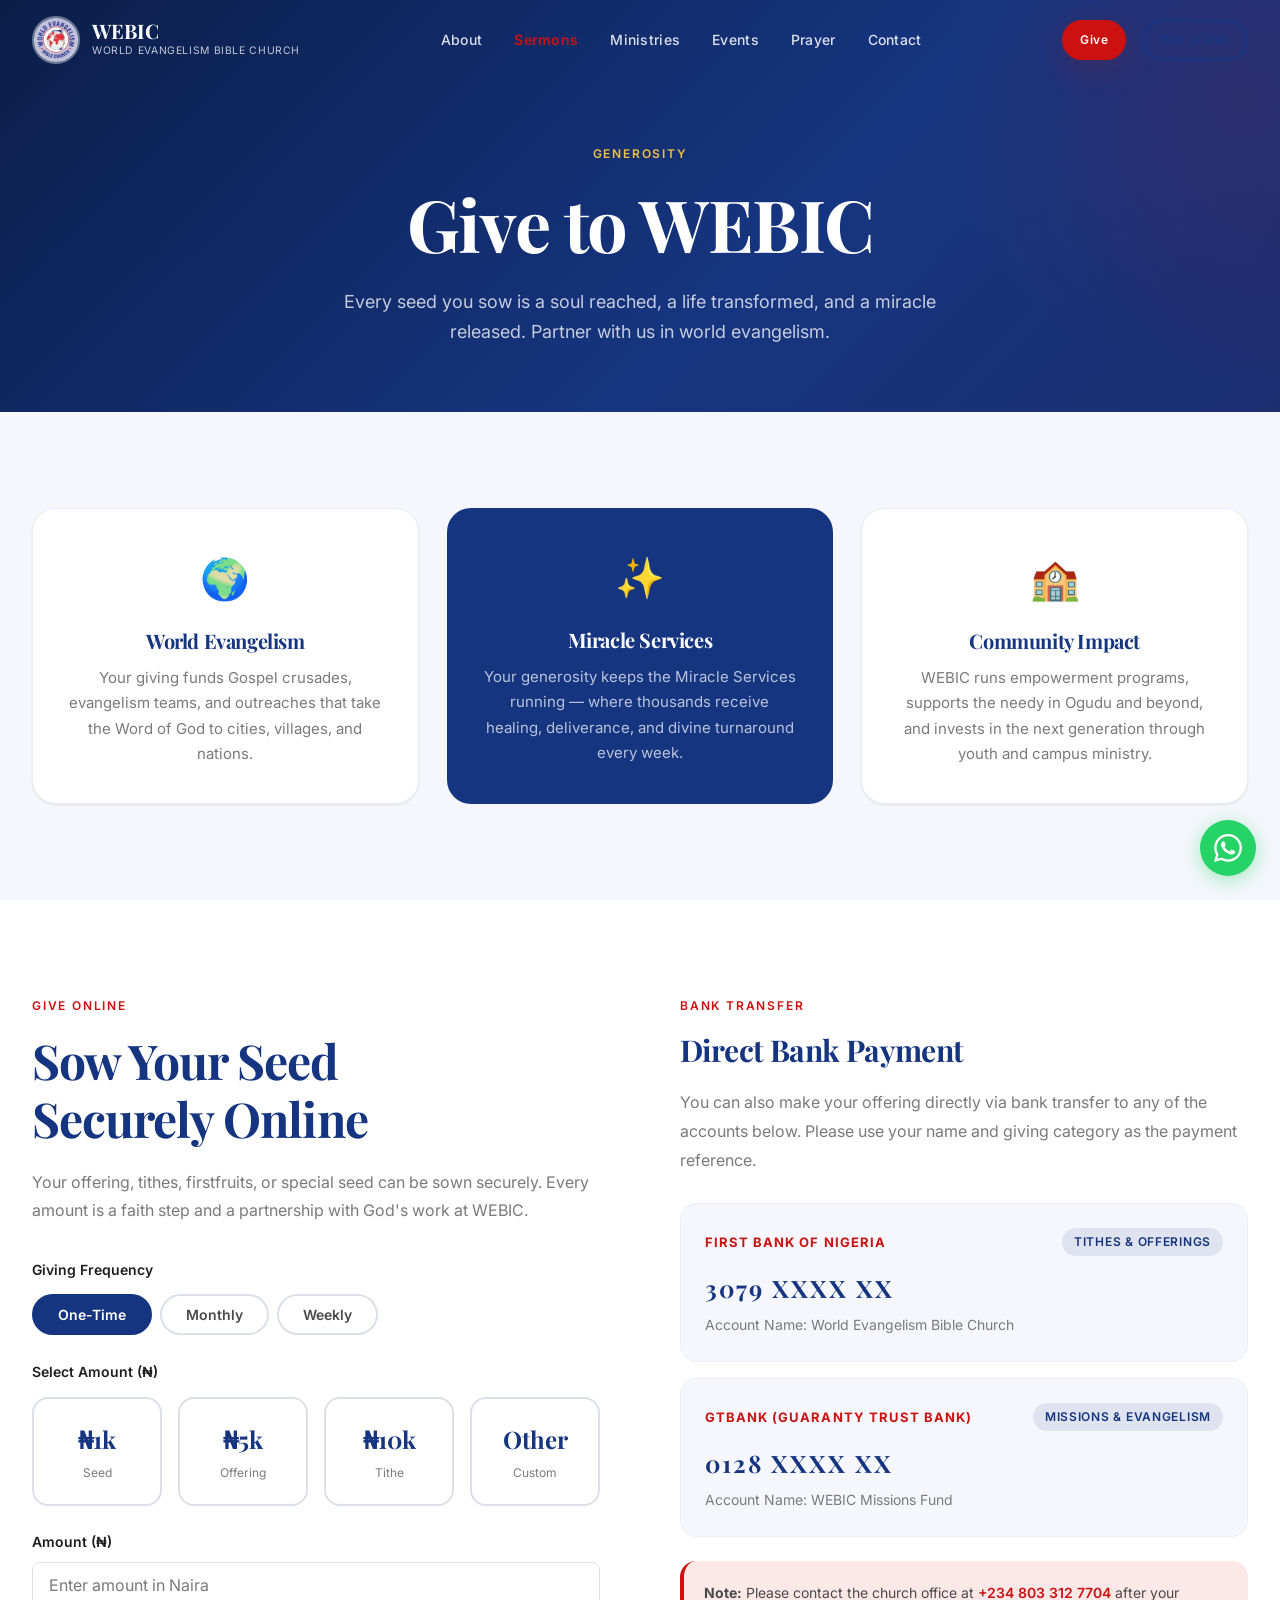
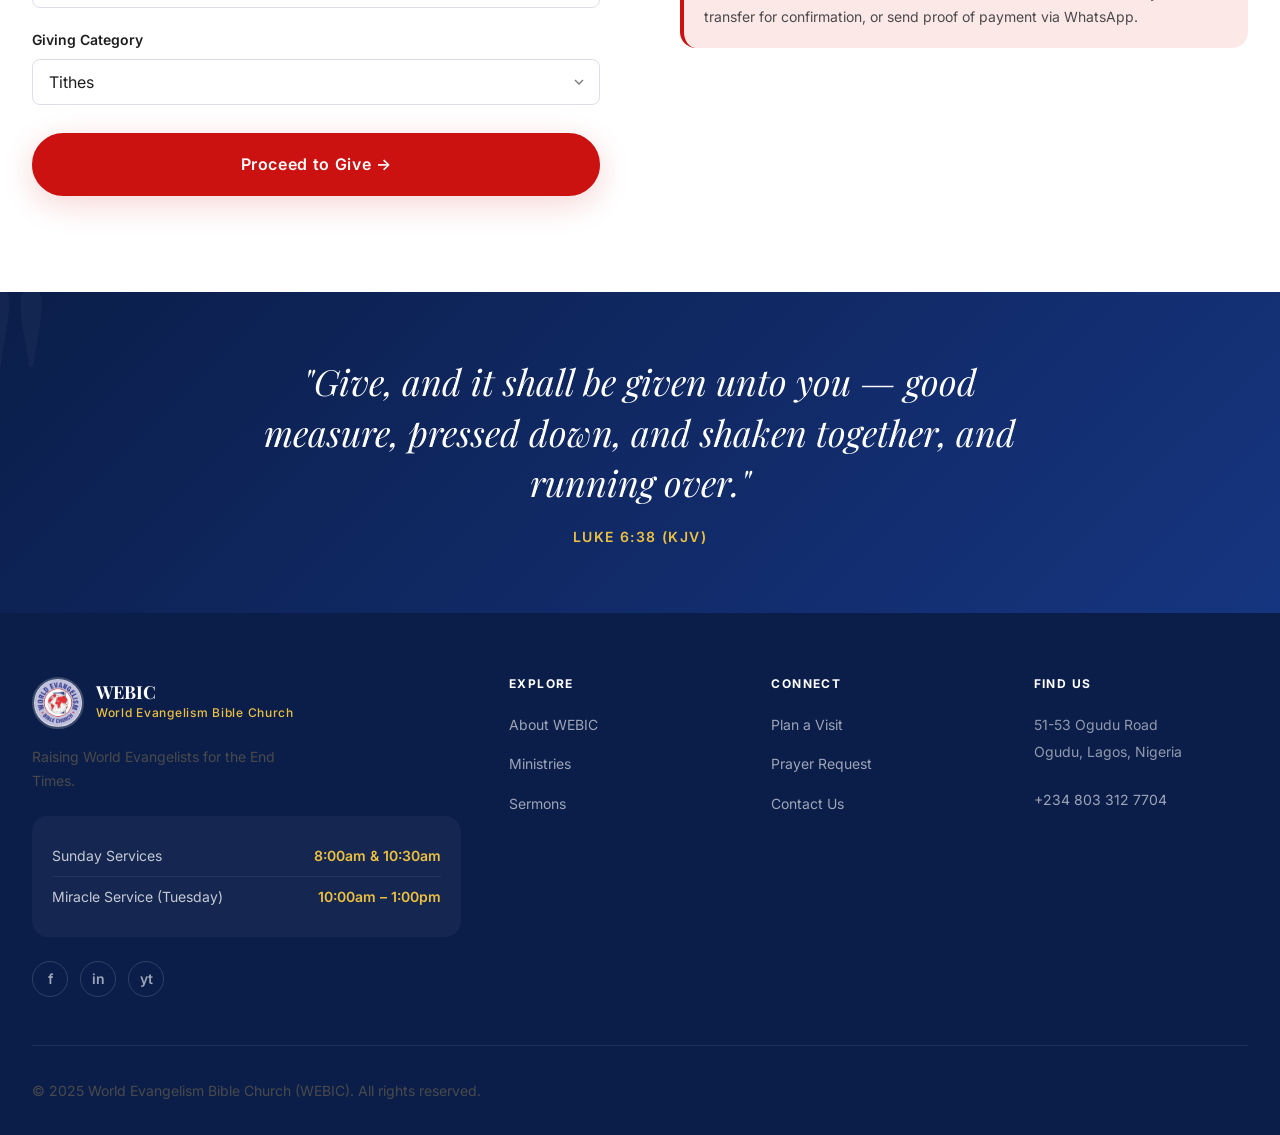
<file: give.html>
﻿<!DOCTYPE html>
<html lang="en">
<head>
  <meta charset="UTF-8" />
  <meta name="viewport" content="width=device-width, initial-scale=1.0" />
  <meta name="description" content="Give to World Evangelism Bible Church (WEBIC) Lagos — partner with God's work of evangelism, healing, and transformation." />
  <title>Give — WEBIC Lagos</title>
  <link rel="icon" type="image/jpeg" href="images/logo.jpg" />
  <link rel="apple-touch-icon" href="images/logo.jpg" />
  <link rel="preconnect" href="https://fonts.googleapis.com" />
  <link rel="preconnect" href="https://fonts.gstatic.com" crossorigin />
  <link href="https://fonts.googleapis.com/css2?family=Playfair+Display:ital,wght@0,700;0,800;1,700&family=Inter:wght@400;500;600&display=swap" rel="stylesheet" />
  <link rel="stylesheet" href="css/style.css" />
  <style>
    .freq-btn {
      padding: 10px 24px;
      border-radius: 9999px;
      font-size: 14px;
      font-weight: 600;
      cursor: pointer;
      border: 2px solid var(--color-border);
      background: white;
      color: var(--color-text-soft);
      transition: all 250ms ease;
    }
    .freq-btn--active,
    .freq-btn:hover {
      background: var(--color-primary);
      color: white;
      border-color: var(--color-primary);
    }
  </style>
</head>
<body>

  <nav class="nav" id="main-nav" data-transparent="true" style="background:transparent;">
    <div class="nav__inner">
      <a href="index.html" class="nav__logo">
        <img src="images/logo.jpg" alt="WEBIC Logo" class="nav__logo-img" />
        <div><div class="nav__logo-text">WEBIC</div><div class="nav__logo-sub">World Evangelism Bible Church</div></div>
      </a>
      <ul class="nav__links">
        <li><a href="about.html" class="nav__link">About</a></li>
        <li><a href="sermons.html" class="nav__link nav__link--sermons">Sermons</a></li>
        <li><a href="ministries.html" class="nav__link">Ministries</a></li>
        <li><a href="events.html" class="nav__link">Events</a></li>
        <li><a href="find-help.html" class="nav__link">Prayer</a></li>
        <li><a href="contact.html" class="nav__link">Contact</a></li>
      </ul>
      <div class="nav__actions">
        <a href="give.html" class="btn btn--primary btn--sm">Give</a>
        <a href="plan-visit.html" class="btn btn--secondary btn--sm">Plan a Visit</a>
        <button class="nav__menu-btn" id="menu-btn"><span></span><span></span><span></span></button>
      </div>
    </div>
  </nav>
  <div class="mobile-nav" id="mobile-nav">
    <button class="mobile-nav__close" id="mobile-nav-close">✕</button>
    <ul class="mobile-nav__links">
      <li><a href="index.html" class="mobile-nav__link">Home</a></li>
      <li><a href="about.html" class="mobile-nav__link">About</a></li>
      <li><a href="sermons.html" class="mobile-nav__link mobile-nav__link--sermons">Sermons</a></li>
      <li><a href="ministries.html" class="mobile-nav__link">Ministries</a></li>
      <li><a href="events.html" class="mobile-nav__link">Events</a></li>
      <li><a href="find-help.html" class="mobile-nav__link">Prayer Support</a></li>
      <li><a href="plan-visit.html" class="mobile-nav__link">Plan a Visit</a></li>
      <li><a href="give.html" class="mobile-nav__link">Give</a></li>
      <li><a href="contact.html" class="mobile-nav__link">Contact</a></li>
    </ul>
  </div>

  <main>

    <div class="page-hero">
      <span class="page-hero__label">Generosity</span>
      <h1 class="page-hero__title">Give to WEBIC</h1>
      <p class="page-hero__subtitle">Every seed you sow is a soul reached, a life transformed, and a miracle released. Partner with us in world evangelism.</p>
    </div>

    <!-- Why Give -->
    <section class="section section--warm" id="why">
      <div class="container">
        <div class="grid grid-3 reveal" style="gap:28px;">
          <div style="background:white; border-radius:var(--radius-xl); padding:36px; box-shadow:var(--shadow-sm); border:1px solid var(--color-border-light); text-align:center;">
            <div style="font-size:40px; margin-bottom:16px;">🌍</div>
            <h4 style="margin-bottom:12px; font-size:20px;">World Evangelism</h4>
            <p style="color:var(--color-muted); font-size:15px; line-height:1.7;">Your giving funds Gospel crusades, evangelism teams, and outreaches that take the Word of God to cities, villages, and nations.</p>
          </div>
          <div style="background:var(--color-primary); border-radius:var(--radius-xl); padding:36px; text-align:center;">
            <div style="font-size:40px; margin-bottom:16px;">✨</div>
            <h4 style="color:white; margin-bottom:12px; font-size:20px;">Miracle Services</h4>
            <p style="color:rgba(255,255,255,0.70); font-size:15px; line-height:1.7;">Your generosity keeps the Miracle Services running — where thousands receive healing, deliverance, and divine turnaround every week.</p>
          </div>
          <div style="background:white; border-radius:var(--radius-xl); padding:36px; box-shadow:var(--shadow-sm); border:1px solid var(--color-border-light); text-align:center;">
            <div style="font-size:40px; margin-bottom:16px;">🏫</div>
            <h4 style="margin-bottom:12px; font-size:20px;">Community Impact</h4>
            <p style="color:var(--color-muted); font-size:15px; line-height:1.7;">WEBIC runs empowerment programs, supports the needy in Ogudu and beyond, and invests in the next generation through youth and campus ministry.</p>
          </div>
        </div>
      </div>
    </section>

    <!-- Give Online -->
    <section class="section">
      <div class="container">
        <div style="display:grid; grid-template-columns:1fr 1fr; gap:80px; align-items:start;" class="reveal">

          <div>
            <span class="section-header__label">Give Online</span>
            <h2 style="margin-bottom:20px;">Sow Your Seed<br>Securely Online</h2>
            <p style="color:var(--color-muted); line-height:1.8; margin-bottom:32px;">
              Your offering, tithes, firstfruits, or special seed can be sown securely.
              Every amount is a faith step and a partnership with God's work at WEBIC.
            </p>

            <!-- Frequency -->
            <div style="margin-bottom:24px;">
              <p style="font-size:14px; font-weight:600; color:var(--color-text); margin-bottom:12px;">Giving Frequency</p>
              <div style="display:flex; gap:8px;">
                <button class="freq-btn freq-btn--active">One-Time</button>
                <button class="freq-btn">Monthly</button>
                <button class="freq-btn">Weekly</button>
              </div>
            </div>

            <!-- Amount buttons -->
            <div style="margin-bottom:20px;">
              <p style="font-size:14px; font-weight:600; color:var(--color-text); margin-bottom:12px;">Select Amount (₦)</p>
              <div class="giving-options">
                <div class="giving-amount" data-amount="1000">
                  <div class="giving-amount__value">₦1k</div>
                  <div class="giving-amount__label">Seed</div>
                </div>
                <div class="giving-amount" data-amount="5000">
                  <div class="giving-amount__value">₦5k</div>
                  <div class="giving-amount__label">Offering</div>
                </div>
                <div class="giving-amount" data-amount="10000">
                  <div class="giving-amount__value">₦10k</div>
                  <div class="giving-amount__label">Tithe</div>
                </div>
                <div class="giving-amount" data-amount="custom">
                  <div class="giving-amount__value">Other</div>
                  <div class="giving-amount__label">Custom</div>
                </div>
              </div>
              <div class="form-group">
                <label class="form-label" for="custom-amount">Amount (₦)</label>
                <input type="number" id="custom-amount" class="form-input" placeholder="Enter amount in Naira" />
              </div>
            </div>

            <!-- Giving Type -->
            <div class="form-group">
              <label class="form-label">Giving Category</label>
              <select class="form-select">
                <option>Tithes</option>
                <option>Offering</option>
                <option>Firstfruits</option>
                <option>Missions &amp; Evangelism</option>
                <option>Building Fund</option>
                <option>Mantle Conference Fund</option>
                <option>Welfare/Benevolence</option>
              </select>
            </div>

            <a href="#bank-transfer" class="btn btn--primary btn--full btn--lg" style="margin-top:8px;">
              Proceed to Give →
            </a>
          </div>

          <!-- Bank Transfer Details -->
          <div id="bank-transfer">
            <span class="section-header__label">Bank Transfer</span>
            <h3 style="margin-bottom:20px;">Direct Bank Payment</h3>
            <p style="color:var(--color-muted); line-height:1.8; margin-bottom:28px;">
              You can also make your offering directly via bank transfer to any of the accounts below.
              Please use your name and giving category as the payment reference.
            </p>

            <div style="display:flex; flex-direction:column; gap:16px;">

              <div style="background:var(--color-warm); border-radius:var(--radius-lg); padding:24px; border:1px solid var(--color-border-light);">
                <div style="display:flex; justify-content:space-between; align-items:center; margin-bottom:12px;">
                  <span style="font-size:13px; font-weight:700; text-transform:uppercase; letter-spacing:0.08em; color:var(--color-accent);">First Bank of Nigeria</span>
                  <span class="badge badge--primary">Tithes &amp; Offerings</span>
                </div>
                <div style="font-family:'Playfair Display',serif; font-size:24px; font-weight:700; color:var(--color-primary); letter-spacing:2px; margin-bottom:4px;">3079 XXXX XX</div>
                <div style="font-size:14px; color:var(--color-muted);">Account Name: World Evangelism Bible Church</div>
              </div>

              <div style="background:var(--color-warm); border-radius:var(--radius-lg); padding:24px; border:1px solid var(--color-border-light);">
                <div style="display:flex; justify-content:space-between; align-items:center; margin-bottom:12px;">
                  <span style="font-size:13px; font-weight:700; text-transform:uppercase; letter-spacing:0.08em; color:var(--color-accent);">GTBank (Guaranty Trust Bank)</span>
                  <span class="badge badge--primary">Missions &amp; Evangelism</span>
                </div>
                <div style="font-family:'Playfair Display',serif; font-size:24px; font-weight:700; color:var(--color-primary); letter-spacing:2px; margin-bottom:4px;">0128 XXXX XX</div>
                <div style="font-size:14px; color:var(--color-muted);">Account Name: WEBIC Missions Fund</div>
              </div>

            </div>

            <div style="margin-top:24px; padding:20px; background:var(--color-accent-subtle); border-radius:var(--radius-lg); border-left:4px solid var(--color-accent);">
              <p style="font-size:14px; color:var(--color-text-soft); line-height:1.7; margin:0;">
                <strong>Note:</strong> Please contact the church office at <a href="tel:+2348033127704" style="color:var(--color-accent); font-weight:600;">+234 803 312 7704</a>
                after your transfer for confirmation, or send proof of payment via WhatsApp.
              </p>
            </div>
          </div>

        </div>
      </div>
    </section>

    <!-- Scripture -->
    <div class="scripture-banner">
      <p class="scripture-banner__text">"Give, and it shall be given unto you — good measure, pressed down, and shaken together, and running over."</p>
      <p class="scripture-banner__ref">Luke 6:38 (KJV)</p>
    </div>

  </main>

  <footer class="footer">
    <div class="container">
      <div class="footer__grid">
        <div class="footer__brand">
          <a href="index.html" class="footer__logo">
            <img src="images/logo.jpg" alt="WEBIC" class="footer__logo-img" />
            <div><div class="footer__logo-name">WEBIC</div><div class="footer__logo-sub">World Evangelism Bible Church</div></div>
          </a>
          <p class="footer__tagline">Raising World Evangelists for the End Times.</p>
          <div class="footer__service-times">
            <div class="footer__service-time"><span>Sunday Services</span><span>8:00am &amp; 10:30am</span></div>
            <div class="footer__service-time"><span>Miracle Service (Tuesday)</span><span>10:00am – 1:00pm</span></div>
          </div>
          <div class="footer__socials mt-6">
            <a href="https://www.facebook.com/webicworldwide/" class="footer__social" target="_blank">f</a>
            <a href="https://www.instagram.com/webicworldwide/" class="footer__social" target="_blank">in</a>
            <a href="https://www.youtube.com/@webicworldwide" class="footer__social" target="_blank">yt</a>
          </div>
        </div>
        <div><h4 class="footer__col-title">Explore</h4><ul class="footer__links"><li><a href="about.html" class="footer__link">About WEBIC</a></li><li><a href="ministries.html" class="footer__link">Ministries</a></li><li><a href="sermons.html" class="footer__link">Sermons</a></li></ul></div>
        <div><h4 class="footer__col-title">Connect</h4><ul class="footer__links"><li><a href="plan-visit.html" class="footer__link">Plan a Visit</a></li><li><a href="contact.html#prayer" class="footer__link">Prayer Request</a></li><li><a href="contact.html" class="footer__link">Contact Us</a></li></ul></div>
        <div><h4 class="footer__col-title">Find Us</h4><ul class="footer__links"><li><span class="footer__link" style="cursor:default;color:rgba(255,255,255,0.55);">51-53 Ogudu Road<br>Ogudu, Lagos, Nigeria</span></li><li style="margin-top:8px;"><a href="tel:+2348033127704" class="footer__link">+234 803 312 7704</a></li></ul></div>
      </div>
      <div class="footer__bottom"><p>© 2025 World Evangelism Bible Church (WEBIC). All rights reserved.</p></div>
    </div>
  </footer>

  <a href="https://wa.me/2348033127704" class="whatsapp-float" target="_blank" rel="noopener" aria-label="WhatsApp">
    <svg viewBox="0 0 24 24"><path d="M17.472 14.382c-.297-.149-1.758-.867-2.03-.967-.273-.099-.471-.148-.67.15-.197.297-.767.966-.94 1.164-.173.199-.347.223-.644.075-.297-.15-1.255-.463-2.39-1.475-.883-.788-1.48-1.761-1.653-2.059-.173-.297-.018-.458.13-.606.134-.133.298-.347.446-.52.149-.174.198-.298.298-.497.099-.198.05-.371-.025-.52-.075-.149-.669-1.612-.916-2.207-.242-.579-.487-.5-.669-.51-.173-.008-.371-.01-.57-.01-.198 0-.52.074-.792.372-.272.297-1.04 1.016-1.04 2.479 0 1.462 1.065 2.875 1.213 3.074.149.198 2.096 3.2 5.077 4.487.709.306 1.262.489 1.694.625.712.227 1.36.195 1.871.118.571-.085 1.758-.719 2.006-1.413.248-.694.248-1.289.173-1.413-.074-.124-.272-.198-.57-.347m-5.421 7.403h-.004a9.87 9.87 0 01-5.031-1.378l-.361-.214-3.741.982.998-3.648-.235-.374a9.86 9.86 0 01-1.51-5.26c.001-5.45 4.436-9.884 9.888-9.884 2.64 0 5.122 1.03 6.988 2.898a9.825 9.825 0 012.893 6.994c-.003 5.45-4.437 9.884-9.885 9.884m8.413-18.297A11.815 11.815 0 0012.05 0C5.495 0 .16 5.335.157 11.892c0 2.096.547 4.142 1.588 5.945L.057 24l6.305-1.654a11.882 11.882 0 005.683 1.448h.005c6.554 0 11.89-5.335 11.893-11.893a11.821 11.821 0 00-3.48-8.413z" fill="white"/></svg>
  </a>
  <script src="js/main.js"></script>
</body>
</html>
</file>
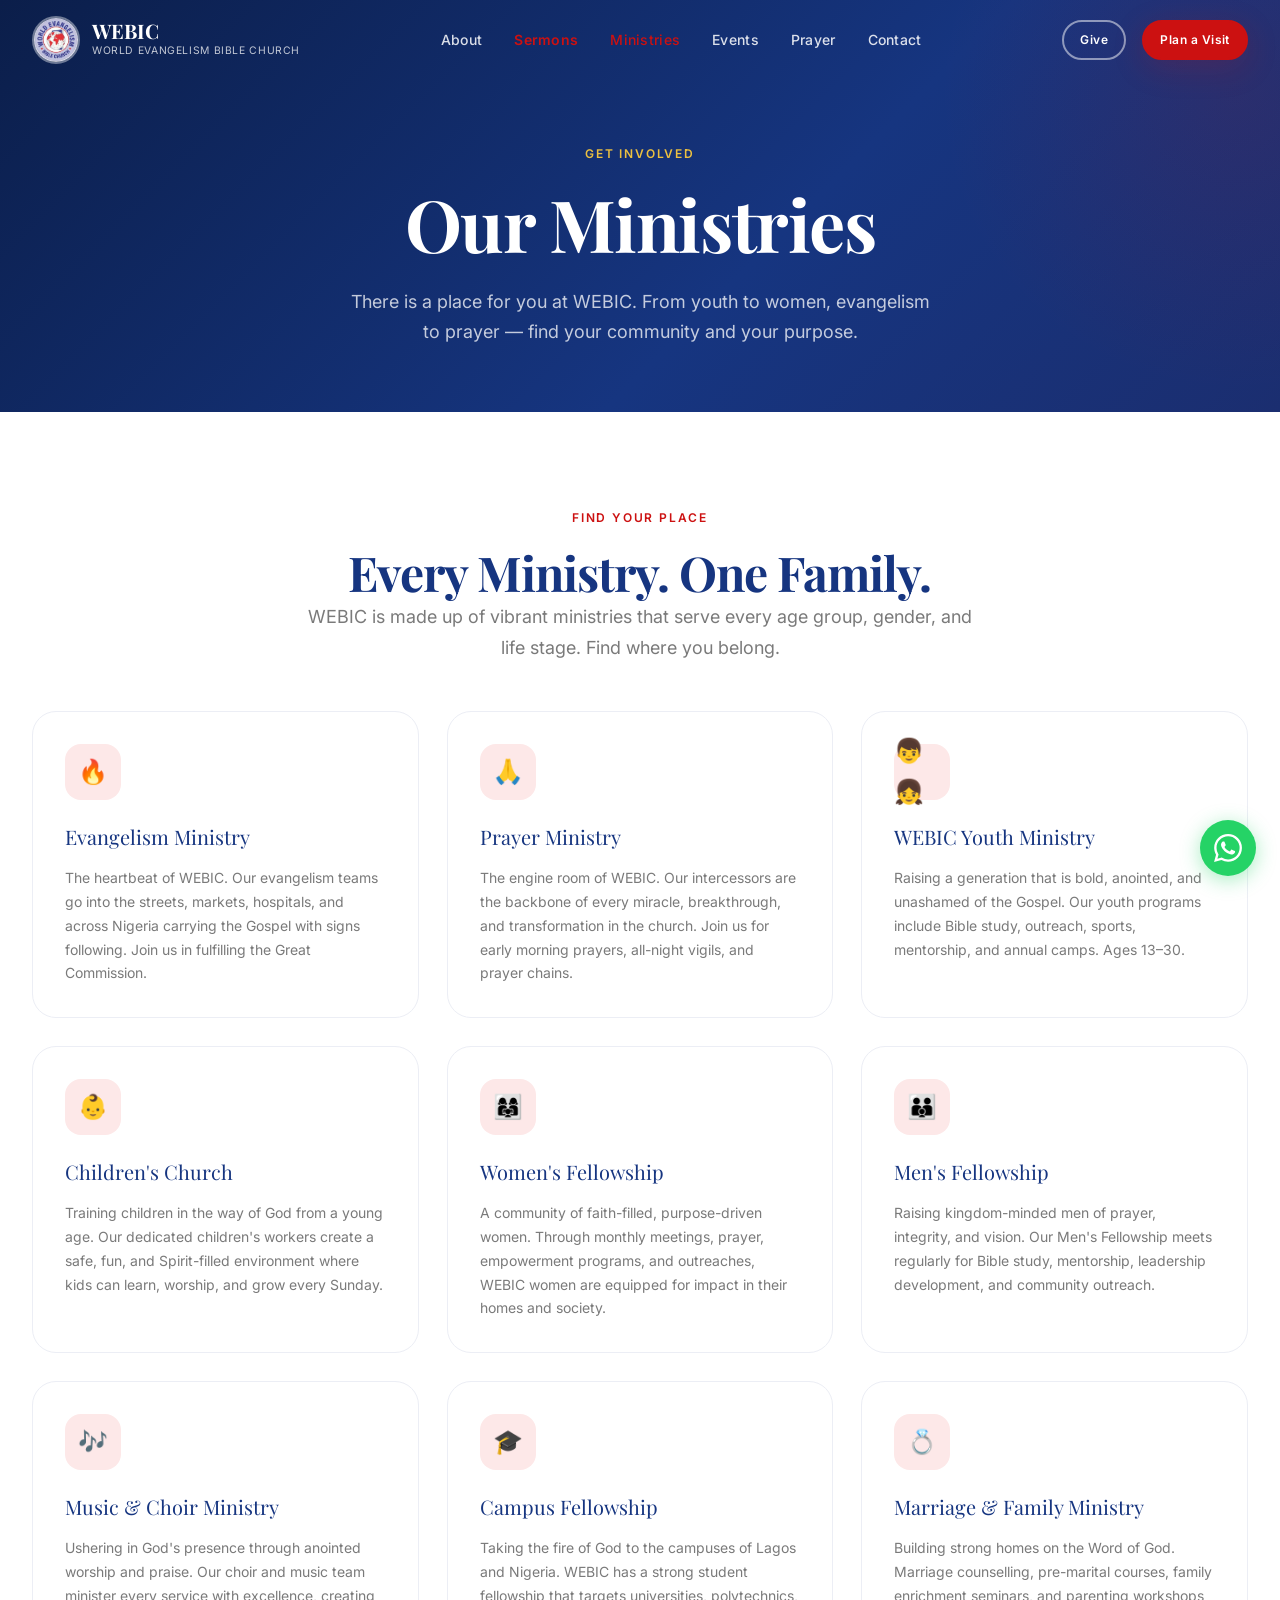
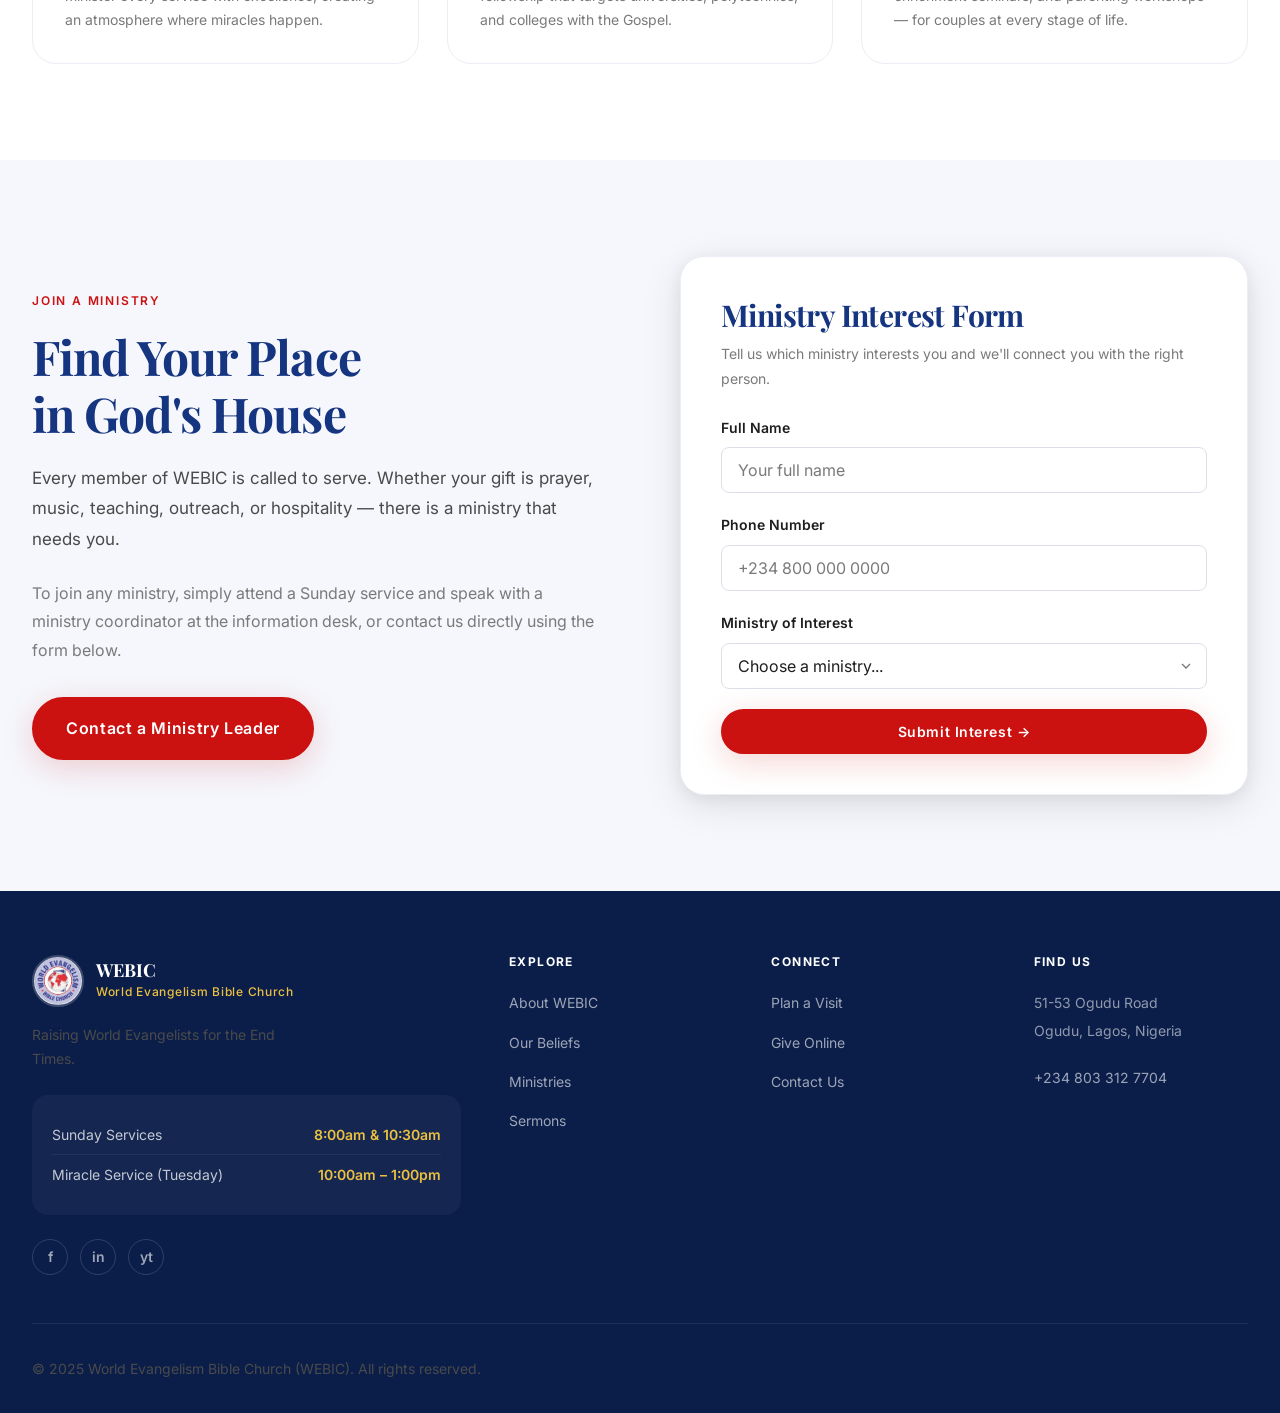
<file: ministries.html>
﻿<!DOCTYPE html>
<html lang="en">
<head>
  <meta charset="UTF-8" />
  <meta name="viewport" content="width=device-width, initial-scale=1.0" />
  <meta name="description" content="Explore the ministries of World Evangelism Bible Church (WEBIC) Lagos — from Youth to Women's Fellowship, Evangelism, and more." />
  <title>Ministries — WEBIC Lagos</title>
  <link rel="icon" type="image/jpeg" href="images/logo.jpg" />
  <link rel="apple-touch-icon" href="images/logo.jpg" />
  <link rel="preconnect" href="https://fonts.googleapis.com" />
  <link rel="preconnect" href="https://fonts.gstatic.com" crossorigin />
  <link href="https://fonts.googleapis.com/css2?family=Playfair+Display:ital,wght@0,700;0,800;1,700&family=Inter:wght@400;500;600&display=swap" rel="stylesheet" />
  <link rel="stylesheet" href="css/style.css" />
</head>
<body>

  <nav class="nav" id="main-nav" data-transparent="true" style="background:transparent;">
    <div class="nav__inner">
      <a href="index.html" class="nav__logo">
        <img src="images/logo.jpg" alt="WEBIC Logo" class="nav__logo-img" />
        <div><div class="nav__logo-text">WEBIC</div><div class="nav__logo-sub">World Evangelism Bible Church</div></div>
      </a>
      <ul class="nav__links">
        <li><a href="about.html" class="nav__link">About</a></li>
        <li><a href="sermons.html" class="nav__link nav__link--sermons">Sermons</a></li>
        <li><a href="ministries.html" class="nav__link nav__link--active">Ministries</a></li>
        <li><a href="events.html" class="nav__link">Events</a></li>
        <li><a href="find-help.html" class="nav__link">Prayer</a></li>
        <li><a href="contact.html" class="nav__link">Contact</a></li>
      </ul>
      <div class="nav__actions">
        <a href="give.html" class="btn btn--ghost btn--sm">Give</a>
        <a href="plan-visit.html" class="btn btn--primary btn--sm">Plan a Visit</a>
        <button class="nav__menu-btn" id="menu-btn"><span></span><span></span><span></span></button>
      </div>
    </div>
  </nav>
  <div class="mobile-nav" id="mobile-nav">
    <button class="mobile-nav__close" id="mobile-nav-close">✕</button>
    <ul class="mobile-nav__links">
      <li><a href="index.html" class="mobile-nav__link">Home</a></li>
      <li><a href="about.html" class="mobile-nav__link">About</a></li>
      <li><a href="sermons.html" class="mobile-nav__link mobile-nav__link--sermons">Sermons</a></li>
      <li><a href="ministries.html" class="mobile-nav__link">Ministries</a></li>
      <li><a href="events.html" class="mobile-nav__link">Events</a></li>
      <li><a href="find-help.html" class="mobile-nav__link">Prayer Support</a></li>
      <li><a href="plan-visit.html" class="mobile-nav__link">Plan a Visit</a></li>
      <li><a href="give.html" class="mobile-nav__link">Give</a></li>
      <li><a href="contact.html" class="mobile-nav__link">Contact</a></li>
    </ul>
  </div>

  <main>

    <div class="page-hero">
      <span class="page-hero__label">Get Involved</span>
      <h1 class="page-hero__title">Our Ministries</h1>
      <p class="page-hero__subtitle">There is a place for you at WEBIC. From youth to women, evangelism to prayer — find your community and your purpose.</p>
    </div>

    <!-- Ministries Grid -->
    <section class="section">
      <div class="container">
        <div class="section-header section-header--center reveal">
          <span class="section-header__label">Find Your Place</span>
          <h2>Every Ministry. One Family.</h2>
          <p class="section-header__desc">WEBIC is made up of vibrant ministries that serve every age group, gender, and life stage. Find where you belong.</p>
        </div>

        <div class="grid grid-3 reveal" style="gap:28px;">

          <div class="ministry-card">
            <div class="ministry-card__icon">🔥</div>
            <div class="ministry-card__title">Evangelism Ministry</div>
            <p class="ministry-card__desc">The heartbeat of WEBIC. Our evangelism teams go into the streets, markets, hospitals, and across Nigeria carrying the Gospel with signs following. Join us in fulfilling the Great Commission.</p>
          </div>

          <div class="ministry-card">
            <div class="ministry-card__icon">🙏</div>
            <div class="ministry-card__title">Prayer Ministry</div>
            <p class="ministry-card__desc">The engine room of WEBIC. Our intercessors are the backbone of every miracle, breakthrough, and transformation in the church. Join us for early morning prayers, all-night vigils, and prayer chains.</p>
          </div>

          <div class="ministry-card">
            <div class="ministry-card__icon">👦👧</div>
            <div class="ministry-card__title">WEBIC Youth Ministry</div>
            <p class="ministry-card__desc">Raising a generation that is bold, anointed, and unashamed of the Gospel. Our youth programs include Bible study, outreach, sports, mentorship, and annual camps. Ages 13–30.</p>
          </div>

          <div class="ministry-card">
            <div class="ministry-card__icon">👶</div>
            <div class="ministry-card__title">Children's Church</div>
            <p class="ministry-card__desc">Training children in the way of God from a young age. Our dedicated children's workers create a safe, fun, and Spirit-filled environment where kids can learn, worship, and grow every Sunday.</p>
          </div>

          <div class="ministry-card">
            <div class="ministry-card__icon">👩‍👩‍👧</div>
            <div class="ministry-card__title">Women's Fellowship</div>
            <p class="ministry-card__desc">A community of faith-filled, purpose-driven women. Through monthly meetings, prayer, empowerment programs, and outreaches, WEBIC women are equipped for impact in their homes and society.</p>
          </div>

          <div class="ministry-card">
            <div class="ministry-card__icon">👨‍👨‍👦</div>
            <div class="ministry-card__title">Men's Fellowship</div>
            <p class="ministry-card__desc">Raising kingdom-minded men of prayer, integrity, and vision. Our Men's Fellowship meets regularly for Bible study, mentorship, leadership development, and community outreach.</p>
          </div>

          <div class="ministry-card">
            <div class="ministry-card__icon">🎶</div>
            <div class="ministry-card__title">Music &amp; Choir Ministry</div>
            <p class="ministry-card__desc">Ushering in God's presence through anointed worship and praise. Our choir and music team minister every service with excellence, creating an atmosphere where miracles happen.</p>
          </div>

          <div class="ministry-card">
            <div class="ministry-card__icon">🎓</div>
            <div class="ministry-card__title">Campus Fellowship</div>
            <p class="ministry-card__desc">Taking the fire of God to the campuses of Lagos and Nigeria. WEBIC has a strong student fellowship that targets universities, polytechnics, and colleges with the Gospel.</p>
          </div>

          <div class="ministry-card">
            <div class="ministry-card__icon">💍</div>
            <div class="ministry-card__title">Marriage &amp; Family Ministry</div>
            <p class="ministry-card__desc">Building strong homes on the Word of God. Marriage counselling, pre-marital courses, family enrichment seminars, and parenting workshops — for couples at every stage of life.</p>
          </div>

        </div>
      </div>
    </section>

    <!-- How to Join -->
    <section class="section section--warm">
      <div class="container">
        <div style="display:grid; grid-template-columns:1fr 1fr; gap:80px; align-items:center;" class="reveal">
          <div>
            <span class="section-header__label">Join a Ministry</span>
            <h2 style="margin-bottom:20px;">Find Your Place<br>in God's House</h2>
            <p style="font-size:17px; line-height:1.8; color:var(--color-text-soft); margin-bottom:24px;">
              Every member of WEBIC is called to serve. Whether your gift is prayer, music, teaching, outreach, or hospitality —
              there is a ministry that needs you.
            </p>
            <p style="color:var(--color-muted); line-height:1.8; margin-bottom:32px;">
              To join any ministry, simply attend a Sunday service and speak with a ministry coordinator at the information desk,
              or contact us directly using the form below.
            </p>
            <a href="contact.html" class="btn btn--primary btn--lg">Contact a Ministry Leader</a>
          </div>
          <div style="background:white; border-radius:var(--radius-xl); padding:40px; box-shadow:var(--shadow-lg); border:1px solid var(--color-border-light);">
            <h3 style="margin-bottom:8px;">Ministry Interest Form</h3>
            <p style="font-size:14px; color:var(--color-muted); margin-bottom:24px;">Tell us which ministry interests you and we'll connect you with the right person.</p>
            <form id="contact-form">
              <div class="form-group">
                <label class="form-label">Full Name</label>
                <input type="text" class="form-input" placeholder="Your full name" required />
              </div>
              <div class="form-group">
                <label class="form-label">Phone Number</label>
                <input type="tel" class="form-input" placeholder="+234 800 000 0000" />
              </div>
              <div class="form-group">
                <label class="form-label">Ministry of Interest</label>
                <select class="form-select">
                  <option value="">Choose a ministry...</option>
                  <option>Evangelism Ministry</option>
                  <option>Prayer Ministry</option>
                  <option>Youth Ministry</option>
                  <option>Children's Church</option>
                  <option>Women's Fellowship</option>
                  <option>Men's Fellowship</option>
                  <option>Music &amp; Choir</option>
                  <option>Campus Fellowship</option>
                  <option>Marriage &amp; Family</option>
                </select>
              </div>
              <button type="submit" class="btn btn--primary btn--full">Submit Interest →</button>
            </form>
          </div>
        </div>
      </div>
    </section>

  </main>

  <footer class="footer">
    <div class="container">
      <div class="footer__grid">
        <div class="footer__brand">
          <a href="index.html" class="footer__logo">
            <img src="images/logo.jpg" alt="WEBIC" class="footer__logo-img" />
            <div><div class="footer__logo-name">WEBIC</div><div class="footer__logo-sub">World Evangelism Bible Church</div></div>
          </a>
          <p class="footer__tagline">Raising World Evangelists for the End Times.</p>
          <div class="footer__service-times">
            <div class="footer__service-time"><span>Sunday Services</span><span>8:00am &amp; 10:30am</span></div>
            <div class="footer__service-time"><span>Miracle Service (Tuesday)</span><span>10:00am – 1:00pm</span></div>
          </div>
          <div class="footer__socials mt-6">
            <a href="https://www.facebook.com/webicworldwide/" class="footer__social" target="_blank">f</a>
            <a href="https://www.instagram.com/webicworldwide/" class="footer__social" target="_blank">in</a>
            <a href="https://www.youtube.com/@webicworldwide" class="footer__social" target="_blank">yt</a>
          </div>
        </div>
        <div><h4 class="footer__col-title">Explore</h4><ul class="footer__links"><li><a href="about.html" class="footer__link">About WEBIC</a></li><li><a href="beliefs.html" class="footer__link">Our Beliefs</a></li><li><a href="ministries.html" class="footer__link">Ministries</a></li><li><a href="sermons.html" class="footer__link">Sermons</a></li></ul></div>
        <div><h4 class="footer__col-title">Connect</h4><ul class="footer__links"><li><a href="plan-visit.html" class="footer__link">Plan a Visit</a></li><li><a href="give.html" class="footer__link">Give Online</a></li><li><a href="contact.html" class="footer__link">Contact Us</a></li></ul></div>
        <div><h4 class="footer__col-title">Find Us</h4><ul class="footer__links"><li><span class="footer__link" style="cursor:default;color:rgba(255,255,255,0.55);">51-53 Ogudu Road<br>Ogudu, Lagos, Nigeria</span></li><li style="margin-top:8px;"><a href="tel:+2348033127704" class="footer__link">+234 803 312 7704</a></li></ul></div>
      </div>
      <div class="footer__bottom"><p>© 2025 World Evangelism Bible Church (WEBIC). All rights reserved.</p></div>
    </div>
  </footer>

  <a href="https://wa.me/2348033127704" class="whatsapp-float" target="_blank" rel="noopener" aria-label="WhatsApp">
    <svg viewBox="0 0 24 24"><path d="M17.472 14.382c-.297-.149-1.758-.867-2.03-.967-.273-.099-.471-.148-.67.15-.197.297-.767.966-.94 1.164-.173.199-.347.223-.644.075-.297-.15-1.255-.463-2.39-1.475-.883-.788-1.48-1.761-1.653-2.059-.173-.297-.018-.458.13-.606.134-.133.298-.347.446-.52.149-.174.198-.298.298-.497.099-.198.05-.371-.025-.52-.075-.149-.669-1.612-.916-2.207-.242-.579-.487-.5-.669-.51-.173-.008-.371-.01-.57-.01-.198 0-.52.074-.792.372-.272.297-1.04 1.016-1.04 2.479 0 1.462 1.065 2.875 1.213 3.074.149.198 2.096 3.2 5.077 4.487.709.306 1.262.489 1.694.625.712.227 1.36.195 1.871.118.571-.085 1.758-.719 2.006-1.413.248-.694.248-1.289.173-1.413-.074-.124-.272-.198-.57-.347m-5.421 7.403h-.004a9.87 9.87 0 01-5.031-1.378l-.361-.214-3.741.982.998-3.648-.235-.374a9.86 9.86 0 01-1.51-5.26c.001-5.45 4.436-9.884 9.888-9.884 2.64 0 5.122 1.03 6.988 2.898a9.825 9.825 0 012.893 6.994c-.003 5.45-4.437 9.884-9.885 9.884m8.413-18.297A11.815 11.815 0 0012.05 0C5.495 0 .16 5.335.157 11.892c0 2.096.547 4.142 1.588 5.945L.057 24l6.305-1.654a11.882 11.882 0 005.683 1.448h.005c6.554 0 11.89-5.335 11.893-11.893a11.821 11.821 0 00-3.48-8.413z" fill="white"/></svg>
  </a>
  <script src="js/main.js"></script>
</body>
</html>
</file>
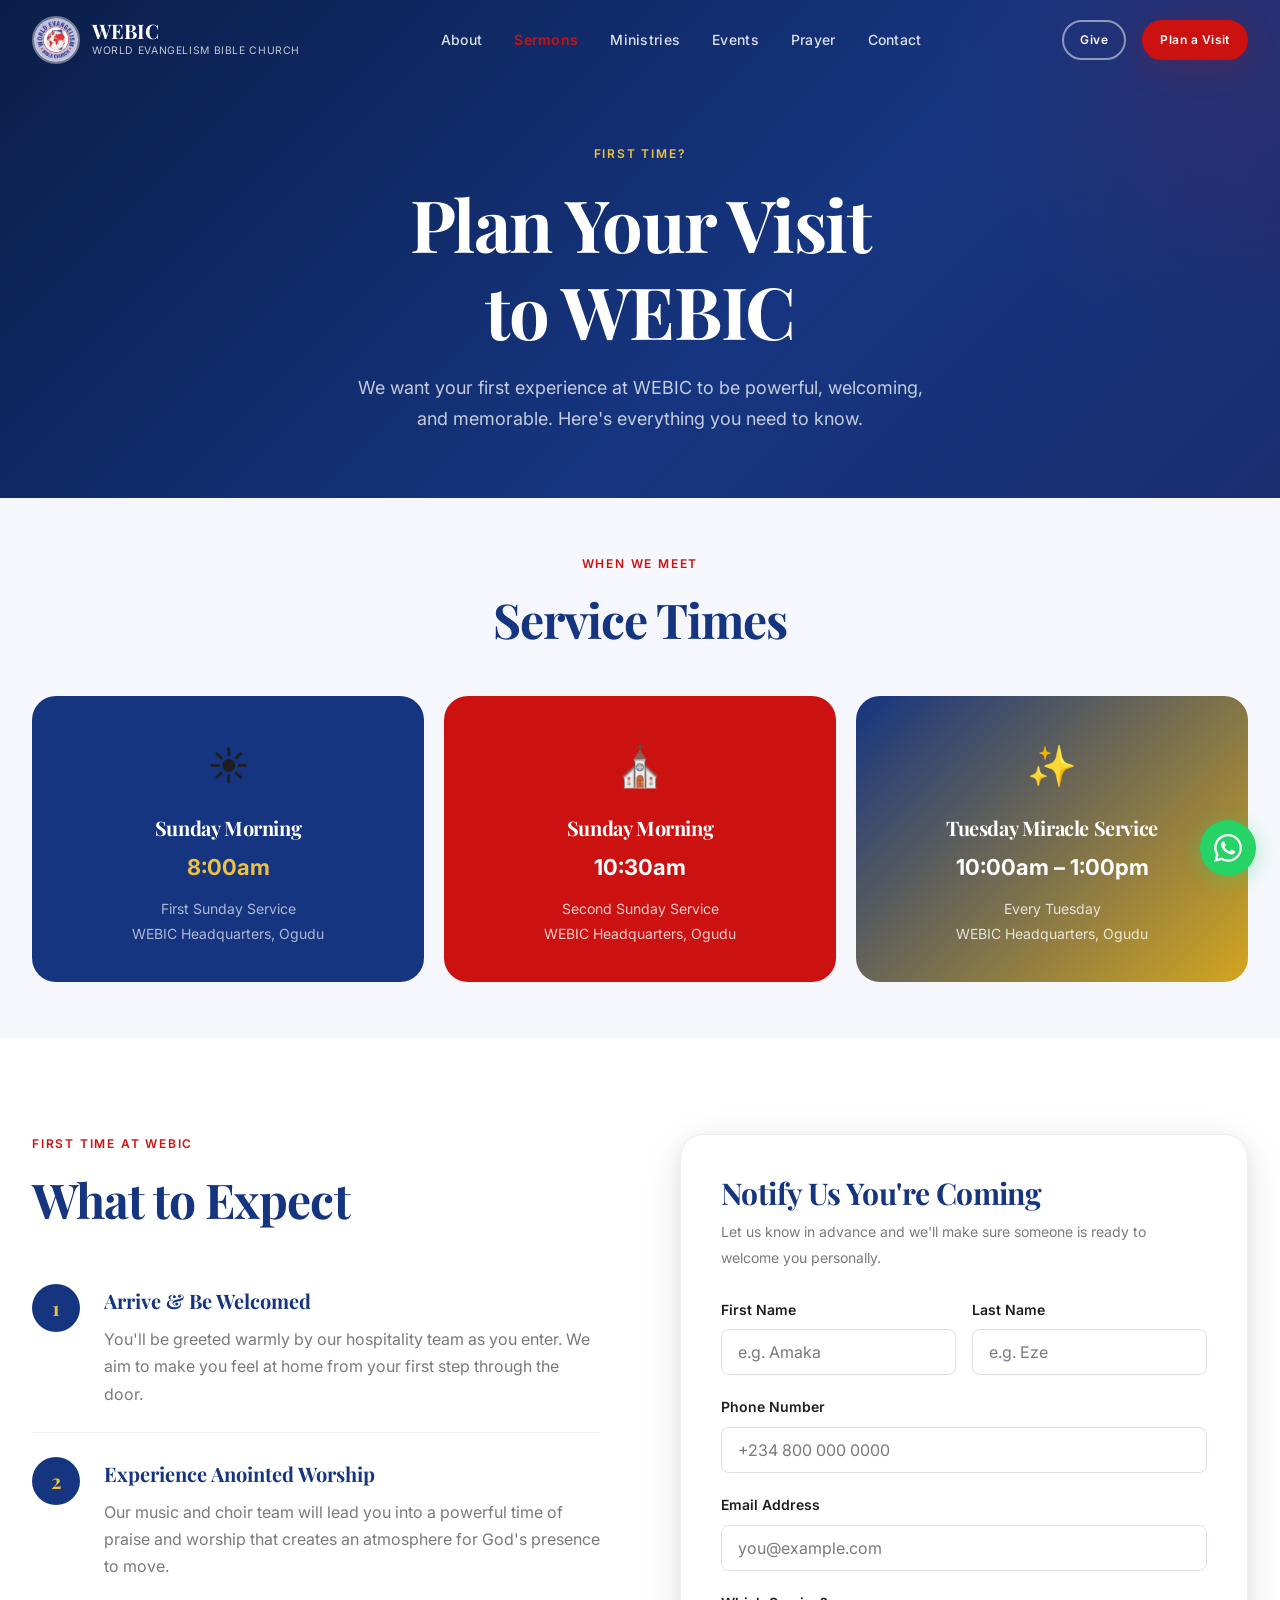
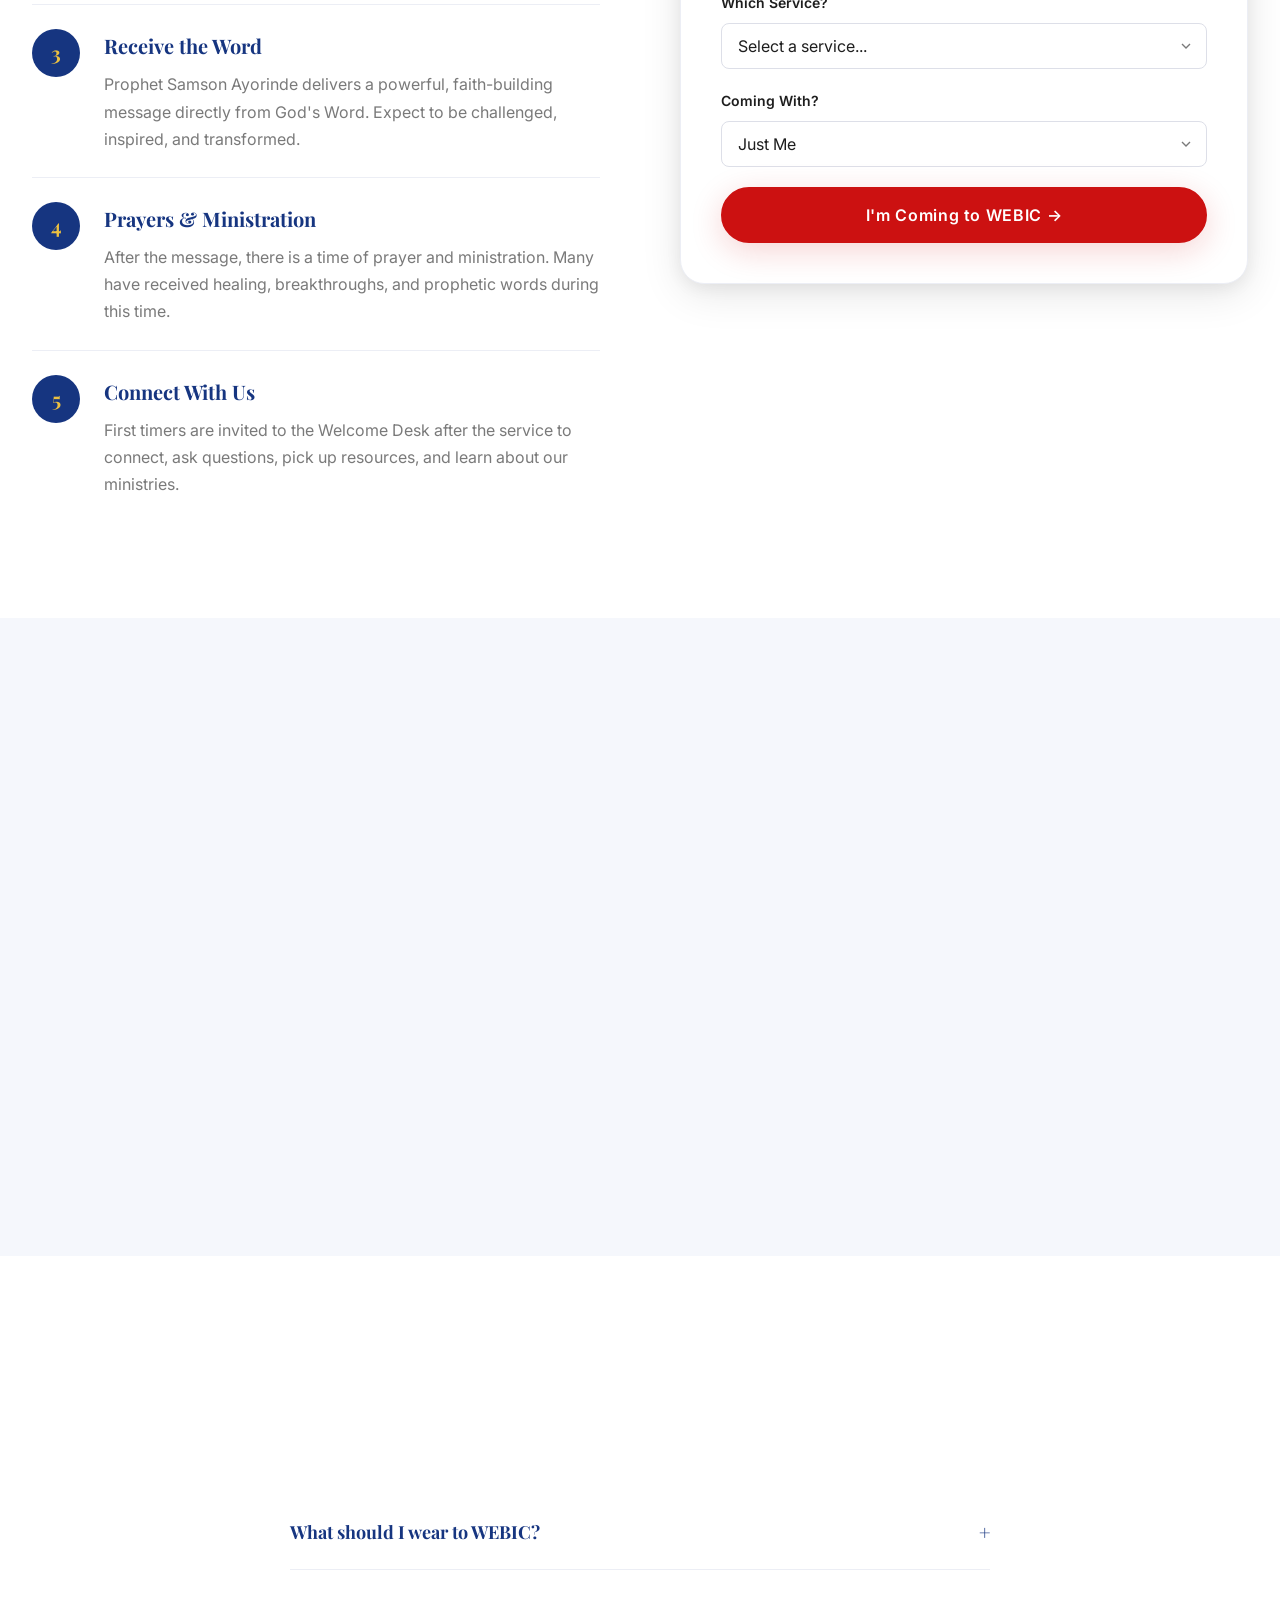
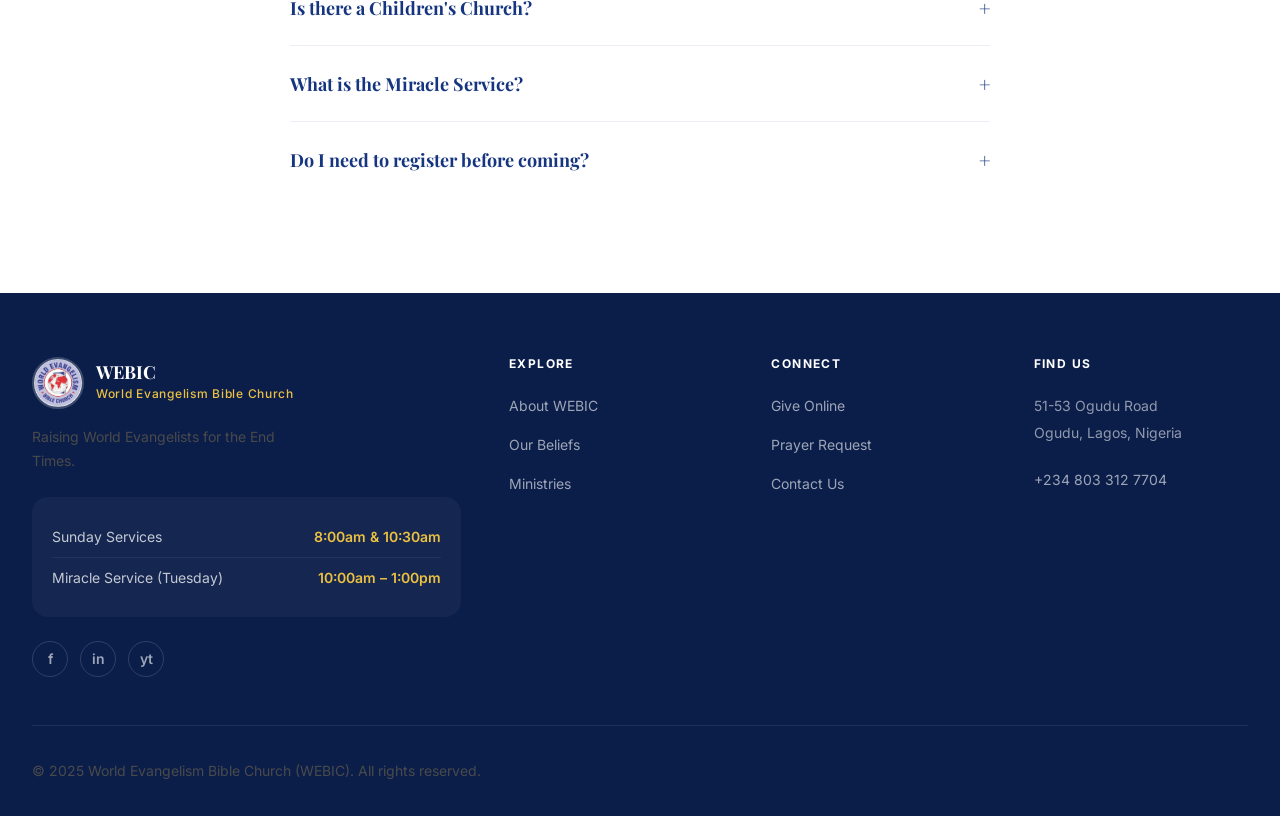
<file: plan-visit.html>
﻿<!DOCTYPE html>
<html lang="en">
<head>
  <meta charset="UTF-8" />
  <meta name="viewport" content="width=device-width, initial-scale=1.0" />
  <meta name="description" content="Plan your visit to World Evangelism Bible Church (WEBIC) Lagos — service times, location, and what to expect on your first visit." />
  <title>Plan a Visit — WEBIC Lagos</title>
  <link rel="icon" type="image/jpeg" href="images/logo.jpg" />
  <link rel="apple-touch-icon" href="images/logo.jpg" />
  <link rel="preconnect" href="https://fonts.googleapis.com" />
  <link rel="preconnect" href="https://fonts.gstatic.com" crossorigin />
  <link href="https://fonts.googleapis.com/css2?family=Playfair+Display:ital,wght@0,700;0,800;1,700&family=Inter:wght@400;500;600&display=swap" rel="stylesheet" />
  <link rel="stylesheet" href="css/style.css" />
</head>
<body>

  <nav class="nav" id="main-nav" data-transparent="true" style="background:transparent;">
    <div class="nav__inner">
      <a href="index.html" class="nav__logo">
        <img src="images/logo.jpg" alt="WEBIC Logo" class="nav__logo-img" />
        <div><div class="nav__logo-text">WEBIC</div><div class="nav__logo-sub">World Evangelism Bible Church</div></div>
      </a>
      <ul class="nav__links">
        <li><a href="about.html" class="nav__link">About</a></li>
        <li><a href="sermons.html" class="nav__link nav__link--sermons">Sermons</a></li>
        <li><a href="ministries.html" class="nav__link">Ministries</a></li>
        <li><a href="events.html" class="nav__link">Events</a></li>
        <li><a href="find-help.html" class="nav__link">Prayer</a></li>
        <li><a href="contact.html" class="nav__link">Contact</a></li>
      </ul>
      <div class="nav__actions">
        <a href="give.html" class="btn btn--ghost btn--sm">Give</a>
        <a href="plan-visit.html" class="btn btn--primary btn--sm">Plan a Visit</a>
        <button class="nav__menu-btn" id="menu-btn"><span></span><span></span><span></span></button>
      </div>
    </div>
  </nav>
  <div class="mobile-nav" id="mobile-nav">
    <button class="mobile-nav__close" id="mobile-nav-close">✕</button>
    <ul class="mobile-nav__links">
      <li><a href="index.html" class="mobile-nav__link">Home</a></li>
      <li><a href="about.html" class="mobile-nav__link">About</a></li>
      <li><a href="sermons.html" class="mobile-nav__link mobile-nav__link--sermons">Sermons</a></li>
      <li><a href="ministries.html" class="mobile-nav__link">Ministries</a></li>
      <li><a href="events.html" class="mobile-nav__link">Events</a></li>
      <li><a href="find-help.html" class="mobile-nav__link">Prayer Support</a></li>
      <li><a href="plan-visit.html" class="mobile-nav__link">Plan a Visit</a></li>
      <li><a href="give.html" class="mobile-nav__link">Give</a></li>
      <li><a href="contact.html" class="mobile-nav__link">Contact</a></li>
    </ul>
  </div>

  <main>

    <div class="page-hero">
      <span class="page-hero__label">First Time?</span>
      <h1 class="page-hero__title">Plan Your Visit<br>to WEBIC</h1>
      <p class="page-hero__subtitle">We want your first experience at WEBIC to be powerful, welcoming, and memorable. Here's everything you need to know.</p>
    </div>

    <!-- Service Times -->
    <section class="section section--warm" style="padding:56px 0;">
      <div class="container">
        <div class="section-header section-header--center reveal">
          <span class="section-header__label">When We Meet</span>
          <h2>Service Times</h2>
        </div>
        <div class="grid grid-3 reveal" style="gap:20px;">
          <div style="background:var(--color-primary); border-radius:var(--radius-xl); padding:36px; text-align:center;">
            <div style="font-size:40px; margin-bottom:16px;">☀️</div>
            <h4 style="color:white; margin-bottom:8px;">Sunday Morning</h4>
            <p style="color:var(--color-gold-light); font-size:22px; font-weight:700; margin-bottom:8px;">8:00am</p>
            <p style="color:rgba(255,255,255,0.65); font-size:14px;">First Sunday Service<br>WEBIC Headquarters, Ogudu</p>
          </div>
          <div style="background:var(--color-accent); border-radius:var(--radius-xl); padding:36px; text-align:center;">
            <div style="font-size:40px; margin-bottom:16px;">⛪</div>
            <h4 style="color:white; margin-bottom:8px;">Sunday Morning</h4>
            <p style="color:white; font-size:22px; font-weight:700; margin-bottom:8px;">10:30am</p>
            <p style="color:rgba(255,255,255,0.80); font-size:14px;">Second Sunday Service<br>WEBIC Headquarters, Ogudu</p>
          </div>
          <div style="background:linear-gradient(135deg,#163580,#D4A520); border-radius:var(--radius-xl); padding:36px; text-align:center;">
            <div style="font-size:40px; margin-bottom:16px;">✨</div>
            <h4 style="color:white; margin-bottom:8px;">Tuesday Miracle Service</h4>
            <p style="color:white; font-size:22px; font-weight:700; margin-bottom:8px;">10:00am – 1:00pm</p>
            <p style="color:rgba(255,255,255,0.80); font-size:14px;">Every Tuesday<br>WEBIC Headquarters, Ogudu</p>
          </div>
        </div>
      </div>
    </section>

    <!-- What to Expect -->
    <section class="section">
      <div class="container">
        <div style="display:grid; grid-template-columns:1fr 1fr; gap:80px; align-items:start;" class="reveal">
          <div>
            <span class="section-header__label">First Time at WEBIC</span>
            <h2 style="margin-bottom:32px;">What to Expect</h2>
            <div class="visit-steps">
              <div class="visit-step">
                <div class="visit-step__number">1</div>
                <div class="visit-step__content">
                  <div class="visit-step__title">Arrive &amp; Be Welcomed</div>
                  <div class="visit-step__desc">You'll be greeted warmly by our hospitality team as you enter. We aim to make you feel at home from your first step through the door.</div>
                </div>
              </div>
              <div class="visit-step">
                <div class="visit-step__number">2</div>
                <div class="visit-step__content">
                  <div class="visit-step__title">Experience Anointed Worship</div>
                  <div class="visit-step__desc">Our music and choir team will lead you into a powerful time of praise and worship that creates an atmosphere for God's presence to move.</div>
                </div>
              </div>
              <div class="visit-step">
                <div class="visit-step__number">3</div>
                <div class="visit-step__content">
                  <div class="visit-step__title">Receive the Word</div>
                  <div class="visit-step__desc">Prophet Samson Ayorinde delivers a powerful, faith-building message directly from God's Word. Expect to be challenged, inspired, and transformed.</div>
                </div>
              </div>
              <div class="visit-step">
                <div class="visit-step__number">4</div>
                <div class="visit-step__content">
                  <div class="visit-step__title">Prayers &amp; Ministration</div>
                  <div class="visit-step__desc">After the message, there is a time of prayer and ministration. Many have received healing, breakthroughs, and prophetic words during this time.</div>
                </div>
              </div>
              <div class="visit-step">
                <div class="visit-step__number">5</div>
                <div class="visit-step__content">
                  <div class="visit-step__title">Connect With Us</div>
                  <div class="visit-step__desc">First timers are invited to the Welcome Desk after the service to connect, ask questions, pick up resources, and learn about our ministries.</div>
                </div>
              </div>
            </div>
          </div>

          <!-- Visit Form -->
          <div style="background:white; border-radius:24px; padding:40px; box-shadow:var(--shadow-lg); border:1px solid var(--color-border-light);">
            <h3 style="margin-bottom:8px;">Notify Us You're Coming</h3>
            <p style="font-size:14px; color:var(--color-muted); margin-bottom:28px;">Let us know in advance and we'll make sure someone is ready to welcome you personally.</p>
            <form id="visit-form">
              <div class="form-row">
                <div class="form-group">
                  <label class="form-label">First Name</label>
                  <input type="text" class="form-input" placeholder="e.g. Amaka" required />
                </div>
                <div class="form-group">
                  <label class="form-label">Last Name</label>
                  <input type="text" class="form-input" placeholder="e.g. Eze" />
                </div>
              </div>
              <div class="form-group">
                <label class="form-label">Phone Number</label>
                <input type="tel" class="form-input" placeholder="+234 800 000 0000" required />
              </div>
              <div class="form-group">
                <label class="form-label">Email Address</label>
                <input type="email" class="form-input" placeholder="you@example.com" />
              </div>
              <div class="form-group">
                <label class="form-label">Which Service?</label>
                <select class="form-select">
                  <option value="">Select a service...</option>
                  <option>Sunday, 8:00am Service</option>
                  <option>Sunday, 10:30am Service</option>
                  <option>Tuesday Miracle Service (10am)</option>
                  <option>Anointing Fire Night</option>
                </select>
              </div>
              <div class="form-group">
                <label class="form-label">Coming With?</label>
                <select class="form-select">
                  <option>Just Me</option>
                  <option>Myself + Spouse</option>
                  <option>Family (with children)</option>
                  <option>A Group</option>
                </select>
              </div>
              <button type="submit" class="btn btn--primary btn--full btn--lg">I'm Coming to WEBIC →</button>
            </form>
          </div>
        </div>
      </div>
    </section>

    <!-- Getting There -->
    <section class="section section--warm">
      <div class="container">
        <div class="section-header section-header--center reveal">
          <span class="section-header__label">How to Find Us</span>
          <h2>Getting to WEBIC</h2>
        </div>
        <div class="grid grid-3 reveal" style="gap:24px;">
          <div style="background:white; border-radius:var(--radius-xl); padding:32px; box-shadow:var(--shadow-sm); border:1px solid var(--color-border-light);">
            <div style="font-size:36px; margin-bottom:12px;">🚗</div>
            <h4 style="margin-bottom:10px;">By Private Car</h4>
            <p style="color:var(--color-muted); font-size:15px; line-height:1.7;">Take the Ogudu Road from Ojota or Mile 12. WEBIC is at 51-53 Ogudu Road, beside the Kosofe Local Government Secretariat. Parking is available on the church premises.</p>
          </div>
          <div style="background:white; border-radius:var(--radius-xl); padding:32px; box-shadow:var(--shadow-sm); border:1px solid var(--color-border-light);">
            <div style="font-size:36px; margin-bottom:12px;">🚌</div>
            <h4 style="margin-bottom:10px;">By Bus / Public Transport</h4>
            <p style="color:var(--color-muted); font-size:15px; line-height:1.7;">Take a bus to Ojota or Mile 12, then a danfo or keke-napep to Ogudu Road. Tell the driver "WEBIC" or "Kosofe LGA." Many commercial buses pass by directly.</p>
          </div>
          <div style="background:var(--color-primary); border-radius:var(--radius-xl); padding:32px;">
            <div style="font-size:36px; margin-bottom:12px;">📍</div>
            <h4 style="color:white; margin-bottom:10px;">Our Full Address</h4>
            <p style="color:rgba(255,255,255,0.75); font-size:15px; line-height:1.7; margin-bottom:16px;">51-53 Ogudu Road,<br>Beside Kosofe LGA Secretariat,<br>Ogudu, Lagos, Nigeria.</p>
            <a href="https://maps.google.com/?q=World+Evangelism+Bible+Church+Ogudu+Lagos" target="_blank" class="btn btn--gold btn--sm">Open in Google Maps →</a>
          </div>
        </div>
      </div>
    </section>

    <!-- FAQ -->
    <section class="section">
      <div class="container">
        <div class="section-header section-header--center reveal">
          <span class="section-header__label">Questions</span>
          <h2>Frequently Asked Questions</h2>
        </div>
        <div style="max-width:700px; margin:0 auto;" class="reveal">

          <div class="accordion__item" style="border-bottom:1px solid var(--color-border-light); padding:0;">
            <button class="accordion__btn" style="width:100%;text-align:left;display:flex;justify-content:space-between;align-items:center;padding:24px 0;font-family:'Playfair Display',serif;font-size:18px;font-weight:700;color:var(--color-primary);background:none;border:none;cursor:pointer;">
              What should I wear to WEBIC?
              <span style="font-size:20px;flex-shrink:0;margin-left:16px;">+</span>
            </button>
            <div class="accordion__panel" style="max-height:0;overflow:hidden;transition:max-height 0.4s ease;">
              <p style="color:var(--color-muted); line-height:1.8; padding-bottom:24px;">Come as you are! While many members dress in smart/semi-formal attire, we have no strict dress code. What matters is that you come with an open heart. You will be welcome regardless of how you're dressed.</p>
            </div>
          </div>

          <div class="accordion__item" style="border-bottom:1px solid var(--color-border-light); padding:0;">
            <button class="accordion__btn" style="width:100%;text-align:left;display:flex;justify-content:space-between;align-items:center;padding:24px 0;font-family:'Playfair Display',serif;font-size:18px;font-weight:700;color:var(--color-primary);background:none;border:none;cursor:pointer;">
              Is there a Children's Church?
              <span style="font-size:20px;flex-shrink:0;margin-left:16px;">+</span>
            </button>
            <div class="accordion__panel" style="max-height:0;overflow:hidden;transition:max-height 0.4s ease;">
              <p style="color:var(--color-muted); line-height:1.8; padding-bottom:24px;">Yes! WEBIC has a vibrant Children's Church that runs during all Sunday services. Children are taught the Word of God in a fun, age-appropriate environment. Your kids will love it!</p>
            </div>
          </div>

          <div class="accordion__item" style="border-bottom:1px solid var(--color-border-light); padding:0;">
            <button class="accordion__btn" style="width:100%;text-align:left;display:flex;justify-content:space-between;align-items:center;padding:24px 0;font-family:'Playfair Display',serif;font-size:18px;font-weight:700;color:var(--color-primary);background:none;border:none;cursor:pointer;">
              What is the Miracle Service?
              <span style="font-size:20px;flex-shrink:0;margin-left:16px;">+</span>
            </button>
            <div class="accordion__panel" style="max-height:0;overflow:hidden;transition:max-height 0.4s ease;">
              <p style="color:var(--color-muted); line-height:1.8; padding-bottom:24px;">The Miracle Service is a powerful midweek gathering held every Tuesday from 10am to 1pm. It is one of WEBIC's flagship programs where thousands come specifically to receive healing, deliverance, and divine miracles. Prophet Ayorinde ministers with a special anointing during this service.</p>
            </div>
          </div>

          <div class="accordion__item" style="padding:0;">
            <button class="accordion__btn" style="width:100%;text-align:left;display:flex;justify-content:space-between;align-items:center;padding:24px 0;font-family:'Playfair Display',serif;font-size:18px;font-weight:700;color:var(--color-primary);background:none;border:none;cursor:pointer;">
              Do I need to register before coming?
              <span style="font-size:20px;flex-shrink:0;margin-left:16px;">+</span>
            </button>
            <div class="accordion__panel" style="max-height:0;overflow:hidden;transition:max-height 0.4s ease;">
              <p style="color:var(--color-muted); line-height:1.8; padding-bottom:24px;">No registration is needed to attend a service. You can simply walk in! However, if you'd like a personal welcome or have specific needs, you can use the visit form on this page to let us know you're coming.</p>
            </div>
          </div>

        </div>
      </div>
    </section>

  </main>

  <footer class="footer">
    <div class="container">
      <div class="footer__grid">
        <div class="footer__brand">
          <a href="index.html" class="footer__logo">
            <img src="images/logo.jpg" alt="WEBIC" class="footer__logo-img" />
            <div><div class="footer__logo-name">WEBIC</div><div class="footer__logo-sub">World Evangelism Bible Church</div></div>
          </a>
          <p class="footer__tagline">Raising World Evangelists for the End Times.</p>
          <div class="footer__service-times">
            <div class="footer__service-time"><span>Sunday Services</span><span>8:00am &amp; 10:30am</span></div>
            <div class="footer__service-time"><span>Miracle Service (Tuesday)</span><span>10:00am – 1:00pm</span></div>
          </div>
          <div class="footer__socials mt-6">
            <a href="https://www.facebook.com/webicworldwide/" class="footer__social" target="_blank">f</a>
            <a href="https://www.instagram.com/webicworldwide/" class="footer__social" target="_blank">in</a>
            <a href="https://www.youtube.com/@webicworldwide" class="footer__social" target="_blank">yt</a>
          </div>
        </div>
        <div><h4 class="footer__col-title">Explore</h4><ul class="footer__links"><li><a href="about.html" class="footer__link">About WEBIC</a></li><li><a href="beliefs.html" class="footer__link">Our Beliefs</a></li><li><a href="ministries.html" class="footer__link">Ministries</a></li></ul></div>
        <div><h4 class="footer__col-title">Connect</h4><ul class="footer__links"><li><a href="give.html" class="footer__link">Give Online</a></li><li><a href="contact.html#prayer" class="footer__link">Prayer Request</a></li><li><a href="contact.html" class="footer__link">Contact Us</a></li></ul></div>
        <div><h4 class="footer__col-title">Find Us</h4><ul class="footer__links"><li><span class="footer__link" style="cursor:default;color:rgba(255,255,255,0.55);">51-53 Ogudu Road<br>Ogudu, Lagos, Nigeria</span></li><li style="margin-top:8px;"><a href="tel:+2348033127704" class="footer__link">+234 803 312 7704</a></li></ul></div>
      </div>
      <div class="footer__bottom"><p>© 2025 World Evangelism Bible Church (WEBIC). All rights reserved.</p></div>
    </div>
  </footer>

  <a href="https://wa.me/2348033127704" class="whatsapp-float" target="_blank" rel="noopener" aria-label="WhatsApp">
    <svg viewBox="0 0 24 24"><path d="M17.472 14.382c-.297-.149-1.758-.867-2.03-.967-.273-.099-.471-.148-.67.15-.197.297-.767.966-.94 1.164-.173.199-.347.223-.644.075-.297-.15-1.255-.463-2.39-1.475-.883-.788-1.48-1.761-1.653-2.059-.173-.297-.018-.458.13-.606.134-.133.298-.347.446-.52.149-.174.198-.298.298-.497.099-.198.05-.371-.025-.52-.075-.149-.669-1.612-.916-2.207-.242-.579-.487-.5-.669-.51-.173-.008-.371-.01-.57-.01-.198 0-.52.074-.792.372-.272.297-1.04 1.016-1.04 2.479 0 1.462 1.065 2.875 1.213 3.074.149.198 2.096 3.2 5.077 4.487.709.306 1.262.489 1.694.625.712.227 1.36.195 1.871.118.571-.085 1.758-.719 2.006-1.413.248-.694.248-1.289.173-1.413-.074-.124-.272-.198-.57-.347m-5.421 7.403h-.004a9.87 9.87 0 01-5.031-1.378l-.361-.214-3.741.982.998-3.648-.235-.374a9.86 9.86 0 01-1.51-5.26c.001-5.45 4.436-9.884 9.888-9.884 2.64 0 5.122 1.03 6.988 2.898a9.825 9.825 0 012.893 6.994c-.003 5.45-4.437 9.884-9.885 9.884m8.413-18.297A11.815 11.815 0 0012.05 0C5.495 0 .16 5.335.157 11.892c0 2.096.547 4.142 1.588 5.945L.057 24l6.305-1.654a11.882 11.882 0 005.683 1.448h.005c6.554 0 11.89-5.335 11.893-11.893a11.821 11.821 0 00-3.48-8.413z" fill="white"/></svg>
  </a>
  <script src="js/main.js"></script>
</body>
</html>
</file>
<file: css/style.css>
﻿/* ==========================================================================
   WORLD EVANGELISM BIBLE CHURCH (WEBIC) — MASTER STYLESHEET
   Brand Colors: Royal Blue (#163580) + Crimson Red (#CC1111) + Gold (#D4A520)
   ========================================================================== */

/* --------------------------------------------------------------------------
   1. DESIGN TOKENS (CSS VARIABLES)
   -------------------------------------------------------------------------- */
:root {
  /* Primary Palette — Royal Blue & Crimson Red (from WEBIC Logo) */
  --color-primary:       #163580;
  --color-primary-dark:  #0B1E4A;
  --color-primary-light: #2046A0;
  --color-accent:        #CC1111;
  --color-accent-light:  #E83333;
  --color-accent-subtle: #FDE8E8;
  --color-gold:          #D4A520;
  --color-gold-light:    #ECC040;

  /* Neutrals */
  --color-warm:          #F5F7FC;
  --color-cream:         #FDF9F4;
  --color-white:         #FFFFFF;
  --color-text:          #1E1E1E;
  --color-text-soft:     #4A4A4A;
  --color-muted:         #7A7A7A;
  --color-border:        #DDDFE8;
  --color-border-light:  #ECEEF5;

  /* Emotional UI Colors */
  --color-calm:          #4A7FA5;
  --color-hope:          #7BA05B;
  --color-gentle:        #9E7BB5;

  /* Typography */
  --font-heading:        'Playfair Display', Georgia, serif;
  --font-body:           'Inter', -apple-system, BlinkMacSystemFont, sans-serif;
  --font-label:          'Inter', sans-serif;

  /* Type Scale */
  --text-xs:   0.75rem;
  --text-sm:   0.875rem;
  --text-base: 1rem;
  --text-lg:   1.125rem;
  --text-xl:   1.25rem;
  --text-2xl:  1.5rem;
  --text-3xl:  1.875rem;
  --text-4xl:  2.25rem;
  --text-5xl:  3rem;
  --text-6xl:  3.75rem;
  --text-7xl:  4.5rem;

  /* Spacing */
  --space-1:   0.25rem;
  --space-2:   0.5rem;
  --space-3:   0.75rem;
  --space-4:   1rem;
  --space-5:   1.25rem;
  --space-6:   1.5rem;
  --space-8:   2rem;
  --space-10:  2.5rem;
  --space-12:  3rem;
  --space-16:  4rem;
  --space-20:  5rem;
  --space-24:  6rem;
  --space-32:  8rem;
  --space-40:  10rem;

  /* Border Radius */
  --radius-sm:   4px;
  --radius-md:   8px;
  --radius-lg:   16px;
  --radius-xl:   24px;
  --radius-2xl:  32px;
  --radius-full: 9999px;

  /* Shadows */
  --shadow-sm:  0 1px 3px rgba(0,0,0,0.06), 0 1px 2px rgba(0,0,0,0.04);
  --shadow-md:  0 4px 16px rgba(0,0,0,0.08), 0 2px 6px rgba(0,0,0,0.05);
  --shadow-lg:  0 10px 40px rgba(0,0,0,0.10), 0 4px 16px rgba(0,0,0,0.06);
  --shadow-xl:  0 20px 60px rgba(0,0,0,0.12), 0 8px 24px rgba(0,0,0,0.08);
  --shadow-red:  0 8px 32px rgba(204, 17, 17, 0.18);
  --shadow-blue: 0 8px 32px rgba(22, 53, 128, 0.18);

  /* Transitions */
  --transition-fast:   150ms ease;
  --transition-base:   250ms ease;
  --transition-slow:   400ms ease;
  --transition-smooth: 600ms cubic-bezier(0.4, 0, 0.2, 1);

  /* Layout */
  --max-width:       1280px;
  --content-width:   900px;
  --nav-height:      80px;
  --section-padding: var(--space-24) var(--space-8);
}

/* --------------------------------------------------------------------------
   2. RESET & BASE
   -------------------------------------------------------------------------- */
*, *::before, *::after {
  box-sizing: border-box;
  margin: 0;
  padding: 0;
}

html {
  font-size: 16px;
  scroll-behavior: smooth;
  -webkit-font-smoothing: antialiased;
  -moz-osx-font-smoothing: grayscale;
  text-rendering: optimizeLegibility;
  overflow-x: hidden;
}

body {
  font-family: var(--font-body);
  font-size: var(--text-base);
  color: var(--color-text);
  background-color: var(--color-white);
  line-height: 1.7;
  overflow-x: hidden;
}

img { max-width: 100%; height: auto; display: block; }
a { color: inherit; text-decoration: none; }
ul, ol { list-style: none; }
button { font-family: inherit; cursor: pointer; border: none; background: none; }
input, textarea, select { font-family: inherit; font-size: inherit; }

/* --------------------------------------------------------------------------
   3. TYPOGRAPHY
   -------------------------------------------------------------------------- */
h1, h2, h3, h4, h5, h6 {
  font-family: var(--font-heading);
  font-weight: 700;
  line-height: 1.2;
  color: var(--color-primary);
  letter-spacing: -0.02em;
}

h1 { font-size: clamp(var(--text-4xl), 6vw, var(--text-7xl)); }
h2 { font-size: clamp(var(--text-3xl), 4vw, var(--text-5xl)); }
h3 { font-size: clamp(var(--text-2xl), 3vw, var(--text-3xl)); }
h4 { font-size: var(--text-xl); }
h5 { font-size: var(--text-lg); }
h6 { font-size: var(--text-base); }

p { color: var(--color-text-soft); line-height: 1.8; }

.text-lead {
  font-size: var(--text-xl);
  color: var(--color-text-soft);
  line-height: 1.7;
  font-weight: 400;
}

.text-label {
  font-family: var(--font-label);
  font-size: var(--text-xs);
  font-weight: 600;
  letter-spacing: 0.12em;
  text-transform: uppercase;
  color: var(--color-accent);
}

blockquote {
  font-family: var(--font-heading);
  font-size: var(--text-2xl);
  font-style: italic;
  color: var(--color-primary);
  line-height: 1.5;
  border-left: 3px solid var(--color-accent);
  padding-left: var(--space-6);
}

/* --------------------------------------------------------------------------
   4. LAYOUT UTILITIES
   -------------------------------------------------------------------------- */
.container {
  width: 100%;
  max-width: var(--max-width);
  margin-left: auto;
  margin-right: auto;
  padding-left: var(--space-8);
  padding-right: var(--space-8);
}

.container--narrow { max-width: var(--content-width); }
.container--wide   { max-width: 1440px; }

.section { padding: var(--space-24) 0; }
.section--lg { padding: var(--space-32) 0; }
.section--sm { padding: var(--space-16) 0; }
.section--warm  { background-color: var(--color-warm); }
.section--cream { background-color: var(--color-cream); }

.section--dark { background-color: var(--color-primary); color: var(--color-white); }
.section--dark h1, .section--dark h2, .section--dark h3, .section--dark h4 { color: var(--color-white); }
.section--dark p { color: rgba(255,255,255,0.75); }

.grid { display: grid; gap: var(--space-8); }
.grid-2 { grid-template-columns: repeat(2, 1fr); }
.grid-3 { grid-template-columns: repeat(3, 1fr); }
.grid-4 { grid-template-columns: repeat(4, 1fr); }

.flex { display: flex; }
.flex-center { display: flex; align-items: center; justify-content: center; }
.flex-between { display: flex; align-items: center; justify-content: space-between; }
.flex-col { display: flex; flex-direction: column; }

.text-center { text-align: center; }
.text-left   { text-align: left; }
.text-right  { text-align: right; }

.gap-2 { gap: var(--space-2); }
.gap-4 { gap: var(--space-4); }
.gap-6 { gap: var(--space-6); }
.gap-8 { gap: var(--space-8); }

/* --------------------------------------------------------------------------
   5. NAVIGATION
   -------------------------------------------------------------------------- */
.nav {
  position: fixed;
  top: 0; left: 0; right: 0;
  z-index: 1000;
  height: var(--nav-height);
  display: flex;
  align-items: center;
  transition: background var(--transition-slow), box-shadow var(--transition-slow);
}

.nav--transparent { background: transparent; }

.nav--scrolled {
  background: rgba(255, 255, 255, 0.97);
  backdrop-filter: blur(12px);
  -webkit-backdrop-filter: blur(12px);
  box-shadow: 0 1px 0 rgba(0,0,0,0.06);
}

.nav__inner {
  width: 100%;
  max-width: var(--max-width);
  margin: 0 auto;
  padding: 0 var(--space-8);
  display: flex;
  align-items: center;
  justify-content: space-between;
}

.nav__logo {
  display: flex;
  align-items: center;
  gap: var(--space-3);
  text-decoration: none;
}

.nav__logo-img {
  width: 48px;
  height: 48px;
  border-radius: 50%;
  object-fit: cover;
  border: 2px solid rgba(255,255,255,0.4);
  flex-shrink: 0;
  transition: border-color var(--transition-base);
}

.nav--scrolled .nav__logo-img {
  border-color: var(--color-primary);
}

.nav__logo-text {
  font-family: var(--font-heading);
  font-size: var(--text-xl);
  font-weight: 700;
  color: white;
  line-height: 1.1;
  transition: color var(--transition-base);
}

.nav__logo-sub {
  font-family: var(--font-body);
  font-size: 0.65rem;
  color: rgba(255,255,255,0.75);
  font-weight: 400;
  letter-spacing: 0.06em;
  text-transform: uppercase;
  transition: color var(--transition-base);
}

.nav--scrolled .nav__logo-text { color: var(--color-primary); }
.nav--scrolled .nav__logo-sub  { color: var(--color-muted); }

.nav__links {
  display: flex;
  align-items: center;
  gap: var(--space-8);
}

.nav__link {
  font-size: var(--text-sm);
  font-weight: 500;
  color: rgba(255,255,255,0.85);
  letter-spacing: 0.02em;
  transition: color var(--transition-fast);
  position: relative;
}

.nav--scrolled .nav__link { color: var(--color-text); }

.nav__link:hover,
.nav__link--active { color: var(--color-accent) !important; }

.nav__link--sermons {
  color: var(--color-accent) !important;
  font-weight: 600;
}

.nav__actions {
  display: flex;
  align-items: center;
  gap: var(--space-4);
}

.nav__menu-btn {
  display: none;
  flex-direction: column;
  gap: 5px;
  padding: var(--space-2);
  cursor: pointer;
}

.nav__menu-btn span {
  display: block;
  width: 24px;
  height: 2px;
  background: white;
  transition: transform var(--transition-base), opacity var(--transition-fast);
  border-radius: 2px;
}

.nav--scrolled .nav__menu-btn span { background: var(--color-primary); }

/* Mobile Nav */
.mobile-nav {
  position: fixed;
  inset: 0;
  z-index: 999;
  background: var(--color-primary);
  display: flex;
  flex-direction: column;
  align-items: center;
  justify-content: center;
  opacity: 0;
  pointer-events: none;
  transition: opacity var(--transition-smooth);
}

.mobile-nav--open { opacity: 1; pointer-events: all; }

.mobile-nav__close {
  position: absolute;
  top: var(--space-6);
  right: var(--space-8);
  color: white;
  font-size: var(--text-2xl);
  cursor: pointer;
}

.mobile-nav__links {
  display: flex;
  flex-direction: column;
  align-items: center;
  gap: var(--space-6);
  text-align: center;
}

.mobile-nav__link {
  font-family: var(--font-heading);
  font-size: var(--text-3xl);
  color: rgba(255,255,255,0.85);
  font-weight: 700;
  transition: color var(--transition-fast);
}

.mobile-nav__link:hover { color: var(--color-gold-light); }

/* --------------------------------------------------------------------------
   6. BUTTONS & CTAs
   -------------------------------------------------------------------------- */
.btn {
  display: inline-flex;
  align-items: center;
  justify-content: center;
  gap: var(--space-2);
  font-family: var(--font-body);
  font-size: var(--text-sm);
  font-weight: 600;
  letter-spacing: 0.04em;
  padding: var(--space-3) var(--space-6);
  border-radius: var(--radius-full);
  transition: all var(--transition-base);
  cursor: pointer;
  border: 2px solid transparent;
  text-decoration: none;
  white-space: nowrap;
}

.btn--primary {
  background: var(--color-accent);
  color: white;
  border-color: var(--color-accent);
  box-shadow: var(--shadow-red);
}

.btn--primary:hover {
  background: var(--color-accent-light);
  border-color: var(--color-accent-light);
  transform: translateY(-1px);
  box-shadow: 0 12px 40px rgba(204,17,17,0.28);
}

.btn--secondary {
  background: transparent;
  color: var(--color-primary);
  border-color: var(--color-primary);
}

.btn--secondary:hover {
  background: var(--color-primary);
  color: white;
  transform: translateY(-1px);
}

.btn--gold {
  background: var(--color-gold);
  color: white;
  border-color: var(--color-gold);
}

.btn--gold:hover {
  background: var(--color-gold-light);
  border-color: var(--color-gold-light);
  transform: translateY(-1px);
}

.btn--ghost {
  background: transparent;
  color: white;
  border-color: rgba(255,255,255,0.5);
}

.btn--ghost:hover {
  background: rgba(255,255,255,0.1);
  border-color: white;
}

.btn--white {
  background: white;
  color: var(--color-primary);
  border-color: white;
}

.btn--white:hover { background: var(--color-warm); transform: translateY(-1px); }

.btn--lg { font-size: var(--text-base); padding: var(--space-4) var(--space-8); }
.btn--sm { font-size: var(--text-xs); padding: var(--space-2) var(--space-4); }
.btn--full { width: 100%; }
.btn svg { width: 18px; height: 18px; flex-shrink: 0; }

/* Floating WhatsApp */
.whatsapp-float {
  position: fixed;
  bottom: var(--space-6);
  right: var(--space-6);
  z-index: 900;
  width: 56px;
  height: 56px;
  background: #25D366;
  border-radius: var(--radius-full);
  display: flex;
  align-items: center;
  justify-content: center;
  box-shadow: 0 4px 20px rgba(37,211,102,0.4);
  transition: transform var(--transition-base), box-shadow var(--transition-base);
}

.whatsapp-float:hover {
  transform: scale(1.1);
  box-shadow: 0 8px 32px rgba(37,211,102,0.5);
}

.whatsapp-float svg { width: 28px; height: 28px; fill: white; }

/* --------------------------------------------------------------------------
   7. HERO SECTION (Video Background)
   -------------------------------------------------------------------------- */
.hero {
  position: relative;
  min-height: 100vh;
  display: flex;
  align-items: center;
  overflow: hidden;
}

.hero__bg {
  position: absolute;
  inset: 0;
  background-size: cover;
  background-position: center;
  background-repeat: no-repeat;
  overflow: hidden;
}

.hero__bg video {
  position: absolute;
  top: 50%;
  left: 50%;
  width: 100%;
  height: 100%;
  object-fit: cover;
  transform: translate(-50%, -50%);
  pointer-events: none;
}

.hero__bg::after {
  content: '';
  position: absolute;
  inset: 0;
  background: linear-gradient(
    135deg,
    rgba(11, 30, 74, 0.88) 0%,
    rgba(22, 53, 128, 0.65) 50%,
    rgba(204, 17, 17, 0.18) 100%
  );
  z-index: 1;
}

.hero__content {
  position: relative;
  z-index: 2;
  width: 100%;
  max-width: var(--max-width);
  margin: 0 auto;
  padding: calc(var(--nav-height) + var(--space-16)) var(--space-8) var(--space-16);
}

.hero__label {
  font-family: var(--font-label);
  font-size: var(--text-xs);
  font-weight: 600;
  letter-spacing: 0.15em;
  text-transform: uppercase;
  color: var(--color-gold-light);
  margin-bottom: var(--space-4);
  display: block;
}

.hero__title {
  font-family: var(--font-heading);
  font-size: clamp(var(--text-4xl), 6vw, var(--text-7xl));
  font-weight: 700;
  color: white;
  line-height: 1.1;
  letter-spacing: -0.03em;
  margin-bottom: var(--space-6);
  max-width: 820px;
}

.hero__title span {
  color: var(--color-gold-light);
  display: block;
}

.hero__title .accent-red {
  color: var(--color-accent-light);
  display: inline;
}

.hero__subtitle {
  font-size: var(--text-lg);
  color: rgba(255,255,255,0.82);
  line-height: 1.7;
  margin-bottom: var(--space-10);
  max-width: 580px;
}

.hero__actions {
  display: flex;
  flex-wrap: wrap;
  gap: var(--space-4);
  align-items: center;
}

.hero__scroll {
  position: absolute;
  bottom: var(--space-8);
  left: 50%;
  transform: translateX(-50%);
  z-index: 2;
  display: flex;
  flex-direction: column;
  align-items: center;
  gap: var(--space-2);
  color: rgba(255,255,255,0.5);
  font-size: var(--text-xs);
  letter-spacing: 0.1em;
  text-transform: uppercase;
  animation: scrollBounce 2s ease-in-out infinite;
}

.hero__scroll-line {
  width: 1px;
  height: 48px;
  background: linear-gradient(to bottom, rgba(255,255,255,0.5), transparent);
}

@keyframes scrollBounce {
  0%, 100% { transform: translateX(-50%) translateY(0); }
  50% { transform: translateX(-50%) translateY(6px); }
}

/* Service Bar */
.service-bar {
  background: rgba(11,30,74,0.75);
  backdrop-filter: blur(8px);
  border-top: 1px solid rgba(255,255,255,0.12);
  padding: var(--space-4) var(--space-8);
  position: relative;
  z-index: 2;
}

.service-bar__inner {
  max-width: var(--max-width);
  margin: 0 auto;
  display: flex;
  flex-wrap: wrap;
  align-items: center;
  justify-content: center;
  gap: var(--space-8);
}

.service-bar__item {
  display: flex;
  align-items: center;
  gap: var(--space-3);
  color: rgba(255,255,255,0.85);
  font-size: var(--text-sm);
}

.service-bar__dot {
  width: 6px;
  height: 6px;
  border-radius: var(--radius-full);
  background: var(--color-gold-light);
  flex-shrink: 0;
}

/* Page Hero (inner pages) */
.page-hero {
  padding: calc(var(--nav-height) + var(--space-16)) var(--space-8) var(--space-16);
  background: linear-gradient(135deg, var(--color-primary-dark) 0%, var(--color-primary) 60%, #1B2E70 100%);
  text-align: center;
  position: relative;
  overflow: hidden;
}

.page-hero::before {
  content: '';
  position: absolute;
  top: -50%; right: -20%;
  width: 600px; height: 600px;
  background: radial-gradient(circle, rgba(204,17,17,0.10) 0%, transparent 70%);
  pointer-events: none;
}

.page-hero__label {
  font-family: var(--font-label);
  font-size: var(--text-xs);
  font-weight: 600;
  letter-spacing: 0.15em;
  text-transform: uppercase;
  color: var(--color-gold-light);
  margin-bottom: var(--space-4);
  display: block;
}

.page-hero__title { color: white; margin-bottom: var(--space-5); }

.page-hero__subtitle {
  color: rgba(255,255,255,0.75);
  font-size: var(--text-lg);
  max-width: 600px;
  margin: 0 auto;
  line-height: 1.7;
}

/* --------------------------------------------------------------------------
   8. SECTION HEADERS
   -------------------------------------------------------------------------- */
.section-header { margin-bottom: var(--space-12); }

.section-header--center {
  text-align: center;
  max-width: 680px;
  margin-left: auto; margin-right: auto;
}

.section-header__label {
  display: block;
  font-family: var(--font-label);
  font-size: var(--text-xs);
  font-weight: 600;
  letter-spacing: 0.15em;
  text-transform: uppercase;
  color: var(--color-accent);
  margin-bottom: var(--space-4);
}

.section-header__title { margin-bottom: var(--space-5); }

.section-header__desc {
  font-size: var(--text-lg);
  color: var(--color-muted);
  line-height: 1.7;
}

/* --------------------------------------------------------------------------
   9. CARDS
   -------------------------------------------------------------------------- */
.card {
  background: white;
  border-radius: var(--radius-xl);
  overflow: hidden;
  transition: transform var(--transition-base), box-shadow var(--transition-base);
  border: 1px solid var(--color-border-light);
}

.card:hover { transform: translateY(-4px); box-shadow: var(--shadow-lg); }

.card__image { width: 100%; aspect-ratio: 16/9; object-fit: cover; background: var(--color-warm); }

.card__body { padding: var(--space-6); }

.card__label {
  font-family: var(--font-label);
  font-size: var(--text-xs);
  font-weight: 600;
  letter-spacing: 0.1em;
  text-transform: uppercase;
  color: var(--color-accent);
  margin-bottom: var(--space-2);
  display: block;
}

.card__title {
  font-size: var(--text-xl);
  font-family: var(--font-heading);
  font-weight: 700;
  color: var(--color-primary);
  margin-bottom: var(--space-3);
  line-height: 1.3;
}

.card__text {
  font-size: var(--text-sm);
  color: var(--color-muted);
  line-height: 1.7;
  margin-bottom: var(--space-5);
}

/* Sermon Card */
.sermon-card {
  background: white;
  border-radius: var(--radius-xl);
  overflow: hidden;
  border: 1px solid var(--color-border-light);
  transition: transform var(--transition-base), box-shadow var(--transition-base);
}

.sermon-card:hover { transform: translateY(-4px); box-shadow: var(--shadow-lg); }

.sermon-card__thumb {
  position: relative;
  aspect-ratio: 16/9;
  background: var(--color-primary);
  overflow: hidden;
}

.sermon-card__thumb img {
  width: 100%; height: 100%; object-fit: cover;
  opacity: 0.7;
  transition: opacity var(--transition-base);
}

.sermon-card:hover .sermon-card__thumb img { opacity: 0.9; }

.sermon-card__play {
  position: absolute;
  inset: 0;
  display: flex;
  align-items: center;
  justify-content: center;
  z-index: 2;
}

.sermon-card__play-btn {
  width: 56px; height: 56px;
  background: rgba(255,255,255,0.95);
  border-radius: var(--radius-full);
  display: flex; align-items: center; justify-content: center;
  transition: transform var(--transition-base);
  box-shadow: 0 4px 20px rgba(0,0,0,0.2);
  cursor: pointer;
}

.sermon-card:hover .sermon-card__play-btn { transform: scale(1.1); }
.sermon-card__play-btn svg { fill: var(--color-primary); margin-left: 3px; }

.sermon-card__body { padding: var(--space-5); }

.sermon-card__series {
  font-size: var(--text-xs);
  color: var(--color-accent);
  font-weight: 600;
  letter-spacing: 0.08em;
  text-transform: uppercase;
  margin-bottom: var(--space-2);
}

.sermon-card__title {
  font-family: var(--font-heading);
  font-size: var(--text-lg);
  color: var(--color-primary);
  font-weight: 700;
  margin-bottom: var(--space-2);
  line-height: 1.35;
}

.sermon-card__speaker { font-size: var(--text-sm); color: var(--color-muted); }

/* Help Card */
.help-card {
  position: relative;
  border-radius: var(--radius-xl);
  overflow: hidden;
  cursor: pointer;
  aspect-ratio: 4/5;
  display: flex;
  flex-direction: column;
  justify-content: flex-end;
  transition: transform var(--transition-base), box-shadow var(--transition-base);
}

.help-card:hover { transform: translateY(-6px); box-shadow: var(--shadow-xl); }

.help-card__bg {
  position: absolute; inset: 0;
  background-size: cover; background-position: center;
  transition: transform var(--transition-smooth);
}

.help-card:hover .help-card__bg { transform: scale(1.04); }

.help-card__overlay {
  position: absolute; inset: 0;
  background: linear-gradient(to top, rgba(11,30,74,0.92) 0%, rgba(11,30,74,0.4) 50%, transparent 100%);
}

.help-card__content { position: relative; z-index: 2; padding: var(--space-6); }
.help-card__icon { font-size: var(--text-2xl); margin-bottom: var(--space-3); display: block; }

.help-card__title {
  font-family: var(--font-heading);
  font-size: var(--text-xl);
  color: white;
  font-weight: 700;
  margin-bottom: var(--space-2);
  line-height: 1.25;
}

.help-card__sub { font-size: var(--text-sm); color: rgba(255,255,255,0.7); line-height: 1.5; }

.help-card__arrow {
  width: 36px; height: 36px;
  border-radius: var(--radius-full);
  border: 1.5px solid rgba(255,255,255,0.4);
  display: flex; align-items: center; justify-content: center;
  margin-top: var(--space-4);
  transition: background var(--transition-base), border-color var(--transition-base);
}

.help-card:hover .help-card__arrow { background: var(--color-accent); border-color: var(--color-accent); }
.help-card__arrow svg { width: 16px; height: 16px; stroke: white; fill: none; }

/* Ministry Card */
.ministry-card {
  background: white;
  border-radius: var(--radius-xl);
  padding: var(--space-8);
  border: 1px solid var(--color-border-light);
  transition: all var(--transition-base);
  position: relative;
  overflow: hidden;
}

.ministry-card::before {
  content: '';
  position: absolute; top: 0; left: 0; right: 0;
  height: 3px;
  background: var(--color-accent);
  transform: scaleX(0);
  transform-origin: left;
  transition: transform var(--transition-smooth);
}

.ministry-card:hover::before { transform: scaleX(1); }
.ministry-card:hover { transform: translateY(-4px); box-shadow: var(--shadow-lg); }

.ministry-card__icon {
  width: 56px; height: 56px;
  border-radius: var(--radius-lg);
  background: var(--color-accent-subtle);
  display: flex; align-items: center; justify-content: center;
  font-size: var(--text-2xl);
  margin-bottom: var(--space-5);
}

.ministry-card__title {
  font-family: var(--font-heading);
  font-size: var(--text-xl);
  color: var(--color-primary);
  margin-bottom: var(--space-3);
}

.ministry-card__desc { font-size: var(--text-sm); color: var(--color-muted); line-height: 1.7; }

/* Team Card */
.team-card { text-align: center; }

.team-card__photo {
  width: 140px; height: 140px;
  border-radius: var(--radius-full);
  object-fit: cover;
  margin: 0 auto var(--space-4);
  background: var(--color-warm);
  border: 4px solid var(--color-accent);
}

.team-card__photo-placeholder {
  width: 140px; height: 140px;
  border-radius: var(--radius-full);
  background: linear-gradient(135deg, var(--color-primary), var(--color-primary-light));
  margin: 0 auto var(--space-4);
  display: flex; align-items: center; justify-content: center;
  color: white;
  font-size: var(--text-3xl);
  border: 4px solid var(--color-accent);
}

.team-card__name { font-family: var(--font-heading); font-size: var(--text-xl); color: var(--color-primary); margin-bottom: var(--space-1); }
.team-card__role { font-size: var(--text-sm); color: var(--color-accent); font-weight: 600; text-transform: uppercase; letter-spacing: 0.08em; margin-bottom: var(--space-3); }
.team-card__bio { font-size: var(--text-sm); color: var(--color-muted); line-height: 1.7; }

/* Stat Card */
.stat-card { text-align: center; padding: var(--space-8); }

.stat-card__number {
  font-family: var(--font-heading);
  font-size: var(--text-6xl);
  font-weight: 700;
  color: var(--color-gold-light);
  line-height: 1;
  margin-bottom: var(--space-2);
}

.stat-card__label { font-size: var(--text-base); color: rgba(255,255,255,0.65); font-weight: 500; }

/* Event Card */
.event-card {
  display: flex;
  gap: var(--space-5);
  padding: var(--space-5);
  background: white;
  border-radius: var(--radius-xl);
  border: 1px solid var(--color-border-light);
  transition: all var(--transition-base);
}

.event-card:hover { box-shadow: var(--shadow-md); transform: translateX(4px); }

.event-card__date {
  flex-shrink: 0;
  width: 64px;
  text-align: center;
  background: var(--color-primary);
  border-radius: var(--radius-md);
  padding: var(--space-3) var(--space-2);
  display: flex;
  flex-direction: column;
  align-items: center;
  justify-content: center;
}

.event-card__day {
  font-family: var(--font-heading);
  font-size: var(--text-3xl);
  font-weight: 700;
  color: var(--color-gold-light);
  line-height: 1;
}

.event-card__month {
  font-size: var(--text-xs);
  font-weight: 600;
  text-transform: uppercase;
  color: rgba(255,255,255,0.75);
  letter-spacing: 0.08em;
  margin-top: var(--space-1);
}

.event-card__body { flex: 1; }

.event-card__title {
  font-family: var(--font-heading);
  font-size: var(--text-lg);
  color: var(--color-primary);
  margin-bottom: var(--space-2);
  font-weight: 700;
}

.event-card__meta {
  font-size: var(--text-sm);
  color: var(--color-muted);
  display: flex;
  flex-wrap: wrap;
  gap: var(--space-3);
}

/* --------------------------------------------------------------------------
   10. FORMS
   -------------------------------------------------------------------------- */
.form-group { margin-bottom: var(--space-5); }

.form-label { display: block; font-size: var(--text-sm); font-weight: 600; color: var(--color-text); margin-bottom: var(--space-2); }

.form-input,
.form-select,
.form-textarea {
  width: 100%;
  padding: var(--space-3) var(--space-4);
  border: 1.5px solid var(--color-border);
  border-radius: var(--radius-md);
  font-size: var(--text-base);
  color: var(--color-text);
  background: white;
  transition: border-color var(--transition-fast), box-shadow var(--transition-fast);
  outline: none;
  appearance: none;
}

.form-input:focus,
.form-select:focus,
.form-textarea:focus {
  border-color: var(--color-primary);
  box-shadow: 0 0 0 3px rgba(22,53,128,0.10);
}

.form-input::placeholder,
.form-textarea::placeholder { color: var(--color-muted); }

.form-textarea { resize: vertical; min-height: 140px; line-height: 1.7; }

.form-select {
  background-image: url("data:image/svg+xml,%3Csvg xmlns='http://www.w3.org/2000/svg' width='16' height='16' viewBox='0 0 24 24' fill='none' stroke='%237A7A7A' stroke-width='2'%3E%3Cpath d='M6 9l6 6 6-6'/%3E%3C/svg%3E");
  background-repeat: no-repeat;
  background-position: right var(--space-3) center;
  padding-right: var(--space-10);
}

.form-row { display: grid; grid-template-columns: 1fr 1fr; gap: var(--space-4); }

.form-check { display: flex; align-items: flex-start; gap: var(--space-3); cursor: pointer; }
.form-check input[type="checkbox"] { width: 18px; height: 18px; flex-shrink: 0; margin-top: 2px; accent-color: var(--color-accent); }
.form-check__label { font-size: var(--text-sm); color: var(--color-text-soft); line-height: 1.5; }

.prayer-form {
  background: white;
  border-radius: var(--radius-2xl);
  padding: var(--space-10);
  box-shadow: var(--shadow-lg);
  border: 1px solid var(--color-border-light);
}

/* --------------------------------------------------------------------------
   11. GIVE PAGE
   -------------------------------------------------------------------------- */
.giving-options {
  display: grid;
  grid-template-columns: repeat(4, 1fr);
  gap: var(--space-4);
  margin-bottom: var(--space-6);
}

.giving-amount {
  padding: var(--space-5) var(--space-4);
  border: 2px solid var(--color-border);
  border-radius: var(--radius-lg);
  text-align: center;
  cursor: pointer;
  transition: all var(--transition-fast);
  background: white;
}

.giving-amount:hover,
.giving-amount--active {
  border-color: var(--color-accent);
  background: var(--color-accent-subtle);
}

.giving-amount__value { font-family: var(--font-heading); font-size: var(--text-2xl); color: var(--color-primary); font-weight: 700; }
.giving-amount__label { font-size: var(--text-xs); color: var(--color-muted); margin-top: var(--space-1); }

/* --------------------------------------------------------------------------
   12. FIND HELP PAGE
   -------------------------------------------------------------------------- */
.find-help-hero {
  min-height: 60vh;
  background: linear-gradient(160deg, var(--color-primary-dark) 0%, var(--color-primary) 40%, #1A1040 100%);
  display: flex;
  align-items: center;
  justify-content: center;
  text-align: center;
  padding: calc(var(--nav-height) + var(--space-16)) var(--space-8) var(--space-16);
  position: relative;
  overflow: hidden;
}

.find-help-hero::before {
  content: '';
  position: absolute; inset: 0;
  background: radial-gradient(ellipse at center, rgba(204,17,17,0.08) 0%, transparent 70%);
  pointer-events: none;
}

.find-help-hero::after {
  content: '';
  position: absolute; bottom: 0; left: 0; right: 0;
  height: 80px;
  background: linear-gradient(to bottom, transparent, var(--color-white));
}

.find-help-hero__content { position: relative; z-index: 2; max-width: 640px; }

.find-help-hero__eyebrow {
  display: inline-flex;
  align-items: center;
  gap: var(--space-2);
  background: rgba(212,165,32,0.15);
  border: 1px solid rgba(212,165,32,0.3);
  border-radius: var(--radius-full);
  padding: var(--space-2) var(--space-4);
  font-size: var(--text-xs);
  font-weight: 600;
  letter-spacing: 0.1em;
  text-transform: uppercase;
  color: var(--color-gold-light);
  margin-bottom: var(--space-6);
}

.find-help-hero__title {
  font-family: var(--font-heading);
  font-size: clamp(var(--text-4xl), 5vw, var(--text-6xl));
  color: white;
  font-weight: 700;
  line-height: 1.1;
  margin-bottom: var(--space-5);
}

.find-help-hero__sub { font-size: var(--text-lg); color: rgba(255,255,255,0.70); line-height: 1.7; max-width: 480px; margin: 0 auto; }

.help-grid { display: grid; grid-template-columns: repeat(3, 1fr); gap: var(--space-5); }
.help-suboptions { display: grid; grid-template-columns: repeat(2, 1fr); gap: var(--space-3); margin: var(--space-8) 0; }

.help-suboption {
  padding: var(--space-4) var(--space-5);
  background: var(--color-warm);
  border-radius: var(--radius-lg);
  border: 1.5px solid var(--color-border);
  cursor: pointer;
  transition: all var(--transition-fast);
  font-size: var(--text-sm);
  color: var(--color-text-soft);
  font-weight: 500;
  line-height: 1.4;
}

.help-suboption:hover { border-color: var(--color-accent); background: var(--color-accent-subtle); color: var(--color-primary); }

.help-detail { max-width: 800px; margin: 0 auto; padding: var(--space-16) var(--space-8); }
.help-detail__heading { font-size: clamp(var(--text-3xl), 4vw, var(--text-5xl)); color: var(--color-primary); margin-bottom: var(--space-5); }

.help-detail__prayer {
  background: linear-gradient(135deg, var(--color-warm) 0%, var(--color-accent-subtle) 100%);
  border-radius: var(--radius-xl);
  padding: var(--space-8) var(--space-10);
  border-left: 4px solid var(--color-accent);
  margin: var(--space-8) 0;
}

.help-detail__prayer p {
  font-family: var(--font-heading);
  font-style: italic;
  font-size: var(--text-lg);
  color: var(--color-primary);
  line-height: 1.7;
}

.video-embed {
  width: 100%;
  aspect-ratio: 16/9;
  border-radius: var(--radius-xl);
  overflow: hidden;
  background: var(--color-primary);
  margin: var(--space-8) 0;
  box-shadow: var(--shadow-xl);
}

.video-embed iframe { width: 100%; height: 100%; border: none; }

/* --------------------------------------------------------------------------
   13. TESTIMONIALS
   -------------------------------------------------------------------------- */
.testimonial {
  background: white;
  border-radius: var(--radius-xl);
  padding: var(--space-8);
  border: 1px solid var(--color-border-light);
  position: relative;
}

.testimonial::before {
  content: '"';
  font-family: var(--font-heading);
  font-size: 80px;
  color: var(--color-accent-subtle);
  position: absolute;
  top: var(--space-4);
  left: var(--space-6);
  line-height: 1;
  pointer-events: none;
}

.testimonial__text { font-size: var(--text-base); color: var(--color-text-soft); line-height: 1.8; margin-bottom: var(--space-6); padding-top: var(--space-4); }

.testimonial__author { display: flex; align-items: center; gap: var(--space-3); }

.testimonial__avatar-placeholder {
  width: 44px; height: 44px;
  border-radius: var(--radius-full);
  background: linear-gradient(135deg, var(--color-primary), var(--color-primary-light));
  display: flex; align-items: center; justify-content: center;
  font-size: var(--text-lg);
  color: white;
  border: 2px solid var(--color-border);
  flex-shrink: 0;
}

.testimonial__name { font-weight: 600; font-size: var(--text-sm); color: var(--color-primary); }
.testimonial__role { font-size: var(--text-xs); color: var(--color-muted); }

/* --------------------------------------------------------------------------
   14. SCRIPTURE BANNER
   -------------------------------------------------------------------------- */
.scripture-banner {
  background: linear-gradient(135deg, var(--color-primary-dark) 0%, var(--color-primary) 100%);
  padding: var(--space-16) var(--space-8);
  text-align: center;
  position: relative;
  overflow: hidden;
}

.scripture-banner::before {
  content: '"';
  font-family: var(--font-heading);
  font-size: 300px;
  color: rgba(255,255,255,0.03);
  position: absolute;
  top: -60px; left: -30px;
  line-height: 1;
  pointer-events: none;
}

.scripture-banner__text {
  font-family: var(--font-heading);
  font-size: clamp(var(--text-2xl), 3.5vw, var(--text-4xl));
  color: white;
  font-style: italic;
  line-height: 1.4;
  max-width: 800px;
  margin: 0 auto var(--space-4);
}

.scripture-banner__ref {
  font-size: var(--text-sm);
  color: var(--color-gold-light);
  font-weight: 600;
  letter-spacing: 0.1em;
  text-transform: uppercase;
}

/* --------------------------------------------------------------------------
   15. VISIT PAGE
   -------------------------------------------------------------------------- */
.visit-steps { counter-reset: step-counter; }

.visit-step {
  display: flex;
  gap: var(--space-6);
  padding: var(--space-6) 0;
  border-bottom: 1px solid var(--color-border-light);
  counter-increment: step-counter;
}

.visit-step:last-child { border-bottom: none; }

.visit-step__number {
  flex-shrink: 0;
  width: 48px; height: 48px;
  border-radius: var(--radius-full);
  background: var(--color-primary);
  display: flex; align-items: center; justify-content: center;
  font-family: var(--font-heading);
  font-size: var(--text-xl);
  font-weight: 700;
  color: var(--color-gold-light);
}

.visit-step__content { flex: 1; }
.visit-step__title { font-family: var(--font-heading); font-size: var(--text-xl); color: var(--color-primary); margin-bottom: var(--space-2); font-weight: 700; }
.visit-step__desc { font-size: var(--text-base); color: var(--color-muted); line-height: 1.7; }

/* --------------------------------------------------------------------------
   16. BELIEFS
   -------------------------------------------------------------------------- */
.belief-item {
  padding: var(--space-8) 0;
  border-bottom: 1px solid var(--color-border-light);
  display: grid;
  grid-template-columns: 1fr 2fr;
  gap: var(--space-8);
  align-items: start;
}

.belief-item:last-child { border-bottom: none; }
.belief-item__number { font-family: var(--font-heading); font-size: var(--text-7xl); color: var(--color-border); font-weight: 700; line-height: 1; }
.belief-item__title { font-size: var(--text-xl); color: var(--color-primary); margin-bottom: var(--space-3); font-family: var(--font-heading); }
.belief-item__desc { color: var(--color-text-soft); line-height: 1.8; }

/* --------------------------------------------------------------------------
   17. FOOTER
   -------------------------------------------------------------------------- */
.footer {
  background: var(--color-primary-dark);
  color: rgba(255,255,255,0.75);
  padding: var(--space-16) 0 var(--space-8);
}

.footer__grid {
  display: grid;
  grid-template-columns: 2fr 1fr 1fr 1fr;
  gap: var(--space-12);
  padding-bottom: var(--space-12);
  border-bottom: 1px solid rgba(255,255,255,0.08);
  margin-bottom: var(--space-8);
}

.footer__logo {
  display: flex;
  align-items: center;
  gap: var(--space-3);
  margin-bottom: var(--space-4);
  text-decoration: none;
}

.footer__logo-img {
  width: 52px; height: 52px;
  border-radius: 50%;
  object-fit: cover;
  border: 2px solid rgba(255,255,255,0.2);
}

.footer__logo-name {
  font-family: var(--font-heading);
  font-size: var(--text-lg);
  color: white;
  font-weight: 700;
  line-height: 1.2;
}

.footer__logo-sub {
  font-size: var(--text-xs);
  color: var(--color-gold-light);
  letter-spacing: 0.06em;
  font-weight: 500;
}

.footer__tagline { font-size: var(--text-sm); line-height: 1.7; margin-bottom: var(--space-5); max-width: 280px; }

.footer__socials { display: flex; gap: var(--space-3); }

.footer__social {
  width: 36px; height: 36px;
  border-radius: var(--radius-full);
  border: 1px solid rgba(255,255,255,0.15);
  display: flex; align-items: center; justify-content: center;
  color: rgba(255,255,255,0.6);
  font-size: var(--text-sm);
  transition: all var(--transition-fast);
  text-decoration: none;
  font-weight: 600;
}

.footer__social:hover { background: var(--color-accent); border-color: var(--color-accent); color: white; }

.footer__col-title {
  font-family: var(--font-body);
  font-size: var(--text-xs);
  font-weight: 700;
  letter-spacing: 0.12em;
  text-transform: uppercase;
  color: white;
  margin-bottom: var(--space-5);
}

.footer__links { display: flex; flex-direction: column; gap: var(--space-3); }

.footer__link {
  font-size: var(--text-sm);
  color: rgba(255,255,255,0.60);
  text-decoration: none;
  transition: color var(--transition-fast);
}

.footer__link:hover { color: var(--color-gold-light); }

.footer__bottom {
  display: flex;
  flex-wrap: wrap;
  align-items: center;
  justify-content: space-between;
  gap: var(--space-4);
  font-size: var(--text-sm);
  color: rgba(255,255,255,0.40);
}

.footer__service-times {
  background: rgba(255,255,255,0.04);
  border-radius: var(--radius-lg);
  padding: var(--space-5);
  margin-top: var(--space-6);
}

.footer__service-time {
  display: flex;
  justify-content: space-between;
  font-size: var(--text-sm);
  padding: var(--space-2) 0;
  border-bottom: 1px solid rgba(255,255,255,0.06);
}

.footer__service-time:last-child { border-bottom: none; }

.footer__service-time span:last-child { color: var(--color-gold-light); font-weight: 600; }

/* --------------------------------------------------------------------------
   18. UTILITIES
   -------------------------------------------------------------------------- */
.sr-only { position: absolute; width: 1px; height: 1px; padding: 0; margin: -1px; overflow: hidden; clip: rect(0,0,0,0); white-space: nowrap; border: 0; }

.divider { width: 48px; height: 3px; background: var(--color-accent); border-radius: var(--radius-full); margin: var(--space-5) auto; }
.divider--left { margin-left: 0; }

.badge {
  display: inline-flex;
  align-items: center;
  padding: var(--space-1) var(--space-3);
  border-radius: var(--radius-full);
  font-size: var(--text-xs);
  font-weight: 600;
  letter-spacing: 0.06em;
  text-transform: uppercase;
}

.badge--accent { background: var(--color-accent-subtle); color: var(--color-accent); }
.badge--primary { background: rgba(22,53,128,0.1); color: var(--color-primary); }
.badge--gold { background: rgba(212,165,32,0.12); color: var(--color-gold); }

.mt-2 { margin-top: var(--space-2); }
.mt-4 { margin-top: var(--space-4); }
.mt-6 { margin-top: var(--space-6); }
.mt-8 { margin-top: var(--space-8); }
.mt-10 { margin-top: var(--space-10); }
.mt-12 { margin-top: var(--space-12); }
.mb-2 { margin-bottom: var(--space-2); }
.mb-4 { margin-bottom: var(--space-4); }
.mb-6 { margin-bottom: var(--space-6); }
.mb-8 { margin-bottom: var(--space-8); }

/* --------------------------------------------------------------------------
   19. ANIMATIONS
   -------------------------------------------------------------------------- */
@keyframes fadeInUp {
  from { opacity: 0; transform: translateY(24px); }
  to   { opacity: 1; transform: translateY(0); }
}

@keyframes fadeIn {
  from { opacity: 0; }
  to   { opacity: 1; }
}

.animate-fade-up {
  animation: fadeInUp 0.7s cubic-bezier(0.4, 0, 0.2, 1) forwards;
  opacity: 0;
}

.animate-fade-up--delay-1 { animation-delay: 0.1s; }
.animate-fade-up--delay-2 { animation-delay: 0.2s; }
.animate-fade-up--delay-3 { animation-delay: 0.3s; }
.animate-fade-up--delay-4 { animation-delay: 0.4s; }

.reveal {
  opacity: 0;
  transform: translateY(20px);
  transition: opacity 0.7s ease, transform 0.7s ease;
}

.reveal--visible { opacity: 1; transform: translateY(0); }

/* --------------------------------------------------------------------------
   20. RESPONSIVE — TABLET (≤1024px)
   -------------------------------------------------------------------------- */
@media (max-width: 1024px) {
  :root { --section-padding: var(--space-16) var(--space-6); }

  .nav__links { display: none; }
  .nav__actions .btn:not(.btn--primary) { display: none; }
  .nav__menu-btn { display: flex; }

  .grid-4 { grid-template-columns: repeat(2, 1fr); }
  .help-grid { grid-template-columns: repeat(2, 1fr); }

  .footer__grid { grid-template-columns: 1fr 1fr; gap: var(--space-8); }

  .belief-item { grid-template-columns: 1fr; gap: var(--space-3); }
  .belief-item__number { font-size: var(--text-5xl); }

  .giving-options { grid-template-columns: repeat(2, 1fr); }
}

/* --------------------------------------------------------------------------
   21. RESPONSIVE — MOBILE (≤768px)
   -------------------------------------------------------------------------- */
@media (max-width: 768px) {
  :root { --nav-height: 64px; }

  .container { padding-left: var(--space-5); padding-right: var(--space-5); }

  .section { padding: var(--space-16) 0; }
  .section--lg { padding: var(--space-20) 0; }

  .grid-2, .grid-3 { grid-template-columns: 1fr; }
  .help-grid { grid-template-columns: 1fr 1fr; gap: var(--space-3); }
  .help-suboptions { grid-template-columns: 1fr; }

  .hero__title { font-size: var(--text-4xl); }
  .hero__subtitle { font-size: var(--text-base); }
  .hero__actions { flex-direction: column; align-items: flex-start; }
  .hero__actions .btn { width: 100%; text-align: center; justify-content: center; }

  .form-row { grid-template-columns: 1fr; }

  .service-bar__inner { gap: var(--space-4); justify-content: flex-start; overflow-x: auto; }

  .footer__grid { grid-template-columns: 1fr; gap: var(--space-8); }
  .footer__bottom { flex-direction: column; text-align: center; }

  .giving-options { grid-template-columns: repeat(2, 1fr); }

  .stat-card__number { font-size: var(--text-5xl); }

  .prayer-form { padding: var(--space-6); }
  .page-hero { padding: calc(var(--nav-height) + var(--space-10)) var(--space-5) var(--space-10); }
  .help-detail { padding: var(--space-10) var(--space-5); }

  /* Two-column sections → single column on mobile */
  div[style*="grid-template-columns:1fr 1fr"],
  div[style*="grid-template-columns: 1fr 1fr"] {
    display: block !important;
  }

  div[style*="grid-template-columns:1fr 1fr"] > *,
  div[style*="grid-template-columns: 1fr 1fr"] > * {
    margin-bottom: 2rem;
  }

  /* Hide the absolute-positioned welcome visual card stack on mobile */
  .welcome-visual { display: none !important; }

  .nav__logo-sub { display: none; }
}

/* --------------------------------------------------------------------------
   22. RESPONSIVE — SMALL MOBILE (≤480px)
   -------------------------------------------------------------------------- */
@media (max-width: 480px) {
  .help-grid { grid-template-columns: 1fr; }
  .help-card { aspect-ratio: 3/2; }
  .giving-options { grid-template-columns: repeat(2, 1fr); }
  .hero__title { font-size: var(--text-3xl); }
}

/* --------------------------------------------------------------------------
   23. PRINT
   -------------------------------------------------------------------------- */
@media print {
  .nav, .whatsapp-float, .mobile-nav { display: none; }
  body { font-size: 12pt; }
  h1, h2, h3 { page-break-after: avoid; }
}

/* --------------------------------------------------------------------------
   24. PASTOR / TEAM PHOTO GRIDS
   -------------------------------------------------------------------------- */
.pastor-grid {
  display: grid;
  grid-template-columns: 280px 1fr;
  gap: 60px;
  align-items: start;
}
.pastor-grid--equal {
  grid-template-columns: 1fr 1fr;
  align-items: center;
}

@media (max-width: 900px) {
  .pastor-grid,
  .pastor-grid--equal {
    grid-template-columns: 1fr;
    gap: 36px;
  }
  .pastor-grid > div:first-child,
  .pastor-grid--equal > div:last-child {
    order: -1;
  }
}

/* --------------------------------------------------------------------------
   25. COMPREHENSIVE MOBILE ALIGNMENT FIXES
   -------------------------------------------------------------------------- */

/* ── Nav ── */
@media (max-width: 1024px) {
  .nav__inner { padding: 0 var(--space-5); }
  .nav__logo-text { font-size: var(--text-lg); }
}

@media (max-width: 480px) {
  .nav__inner { padding: 0 var(--space-4); }
  .nav__logo-text { font-size: 1rem; }
  .nav__logo-img { width: 38px; height: 38px; }
}

/* ── Hero (index.html) ── */
@media (max-width: 768px) {
  .hero { min-height: 90vh; }
  .hero__inner { padding: 0 var(--space-5); }
  .hero__title { font-size: clamp(2rem, 8vw, 3rem); }
  .hero__subtitle { font-size: var(--text-base); max-width: 100%; }
  .hero__actions { flex-direction: column; align-items: stretch; gap: var(--space-3); }
  .hero__actions .btn { width: 100%; text-align: center; justify-content: center; }
}

/* ── Page hero (inner pages) ── */
.page-hero {
  padding-left: var(--space-5);
  padding-right: var(--space-5);
}
@media (max-width: 480px) {
  .page-hero { text-align: center; }
  .page-hero__title { font-size: clamp(1.8rem, 7vw, 2.5rem); }
  .page-hero__subtitle { font-size: var(--text-sm); }
}

/* ── Section header ── */
@media (max-width: 768px) {
  .section-header { text-align: center; }
  .section-header h2 { font-size: clamp(1.6rem, 6vw, 2.2rem); }
  .section-header__desc { font-size: var(--text-sm); }
}

/* ── Inline 2-column grids (belt-and-braces) ── */
@media (max-width: 768px) {
  div[style*="grid-template-columns:1fr 2fr"],
  div[style*="grid-template-columns: 1fr 2fr"],
  div[style*="grid-template-columns:2fr 1fr"],
  div[style*="grid-template-columns: 2fr 1fr"],
  div[style*="grid-template-columns:1fr 1fr"],
  div[style*="grid-template-columns: 1fr 1fr"],
  div[style*="grid-template-columns:1fr 3fr"],
  div[style*="grid-template-columns: 1fr 3fr"] {
    display: flex !important;
    flex-direction: column !important;
    gap: 28px !important;
  }
}

/* ── Sermon cards ── */
@media (max-width: 768px) {
  .sermon-card { flex-direction: column; }
  .sermon-card__thumb { width: 100%; height: 200px; border-radius: 12px 12px 0 0; }
  .sermon-card__body { padding: var(--space-5); }
}

/* ── Event list ── */
@media (max-width: 640px) {
  .event-item { flex-direction: column; gap: var(--space-4); }
  .event-item__date-block { min-width: unset; width: 60px; }
  .event-item__meta { flex-wrap: wrap; gap: var(--space-2); }
}

/* ── Stats grid ── */
@media (max-width: 640px) {
  .stats-grid,
  .grid.grid-4 { grid-template-columns: repeat(2, 1fr) !important; gap: var(--space-4); }
  .stat-card__number { font-size: var(--text-4xl); }
}

/* ── Giving page ── */
@media (max-width: 640px) {
  .give-split { flex-direction: column; }
  .give-split > * { width: 100%; }
  .amount-btn { padding: var(--space-3) var(--space-2); font-size: var(--text-sm); }
}

/* ── Ministry cards ── */
@media (max-width: 640px) {
  .ministry-grid,
  .grid.grid-3 { grid-template-columns: 1fr !important; }
}

/* ── Contact / Plan Visit forms ── */
@media (max-width: 640px) {
  .form-row,
  .form-two-col { grid-template-columns: 1fr !important; }
  .contact-methods { grid-template-columns: 1fr !important; }
}

/* ── Footer ── */
@media (max-width: 480px) {
  .footer { padding: var(--space-12) 0 var(--space-8); }
  .footer__grid { grid-template-columns: 1fr; gap: var(--space-8); }
  .footer__service-time { flex-direction: column; gap: 2px; }
  .footer__service-time span:last-child { font-size: var(--text-xs); }
  .footer__tagline { max-width: 100%; }
}

/* ── WhatsApp float ── */
@media (max-width: 480px) {
  .whatsapp-float { bottom: 16px; right: 16px; width: 52px; height: 52px; }
  .whatsapp-float svg { width: 26px; height: 26px; }
}

/* ── Belief items ── */
@media (max-width: 640px) {
  .belief-item { gap: var(--space-3); }
  .belief-item__number { font-size: var(--text-4xl); }
  .belief-item__title { font-size: var(--text-lg); }
}

/* ── Scroll-reveal: always show on mobile (prevents stuck-invisible elements) ── */
@media (max-width: 768px) {
  .reveal {
    opacity: 1 !important;
    transform: none !important;
    transition: none !important;
  }
}

/* ── General image responsiveness ── */
img { max-width: 100%; height: auto; display: block; }

/* ── Prevent horizontal overflow globally ── */
* { max-width: 100%; }
img, video, iframe { max-width: 100%; }

/* ── Buttons full-width on very small screens ── */
@media (max-width: 400px) {
  .btn--lg { padding: var(--space-3) var(--space-5); font-size: var(--text-sm); }
  .btn { min-width: unset; }
}

/* ── Scripture banner ── */
@media (max-width: 640px) {
  .scripture-banner { padding: var(--space-10) var(--space-5); text-align: center; }
  .scripture-banner__text { font-size: var(--text-lg); }
}

/* ── Service bar ── */
@media (max-width: 640px) {
  .service-bar__inner {
    flex-direction: column;
    align-items: flex-start;
    gap: var(--space-3);
    padding: var(--space-4) var(--space-5);
  }
  .service-bar__divider { display: none; }
}

/* ── Find-help / prayer detail grid ── */
@media (max-width: 768px) {
  .prayer-form-card { padding: var(--space-6) var(--space-5); }
  .prayer-category-select { grid-template-columns: repeat(2, 1fr); }
  .how-steps { grid-template-columns: repeat(2, 1fr); gap: var(--space-6); }
  .need-grid { grid-template-columns: 1fr; }
}
@media (max-width: 400px) {
  .prayer-category-select { grid-template-columns: repeat(2, 1fr); }
  .how-steps { grid-template-columns: 1fr; }
}
</file>
